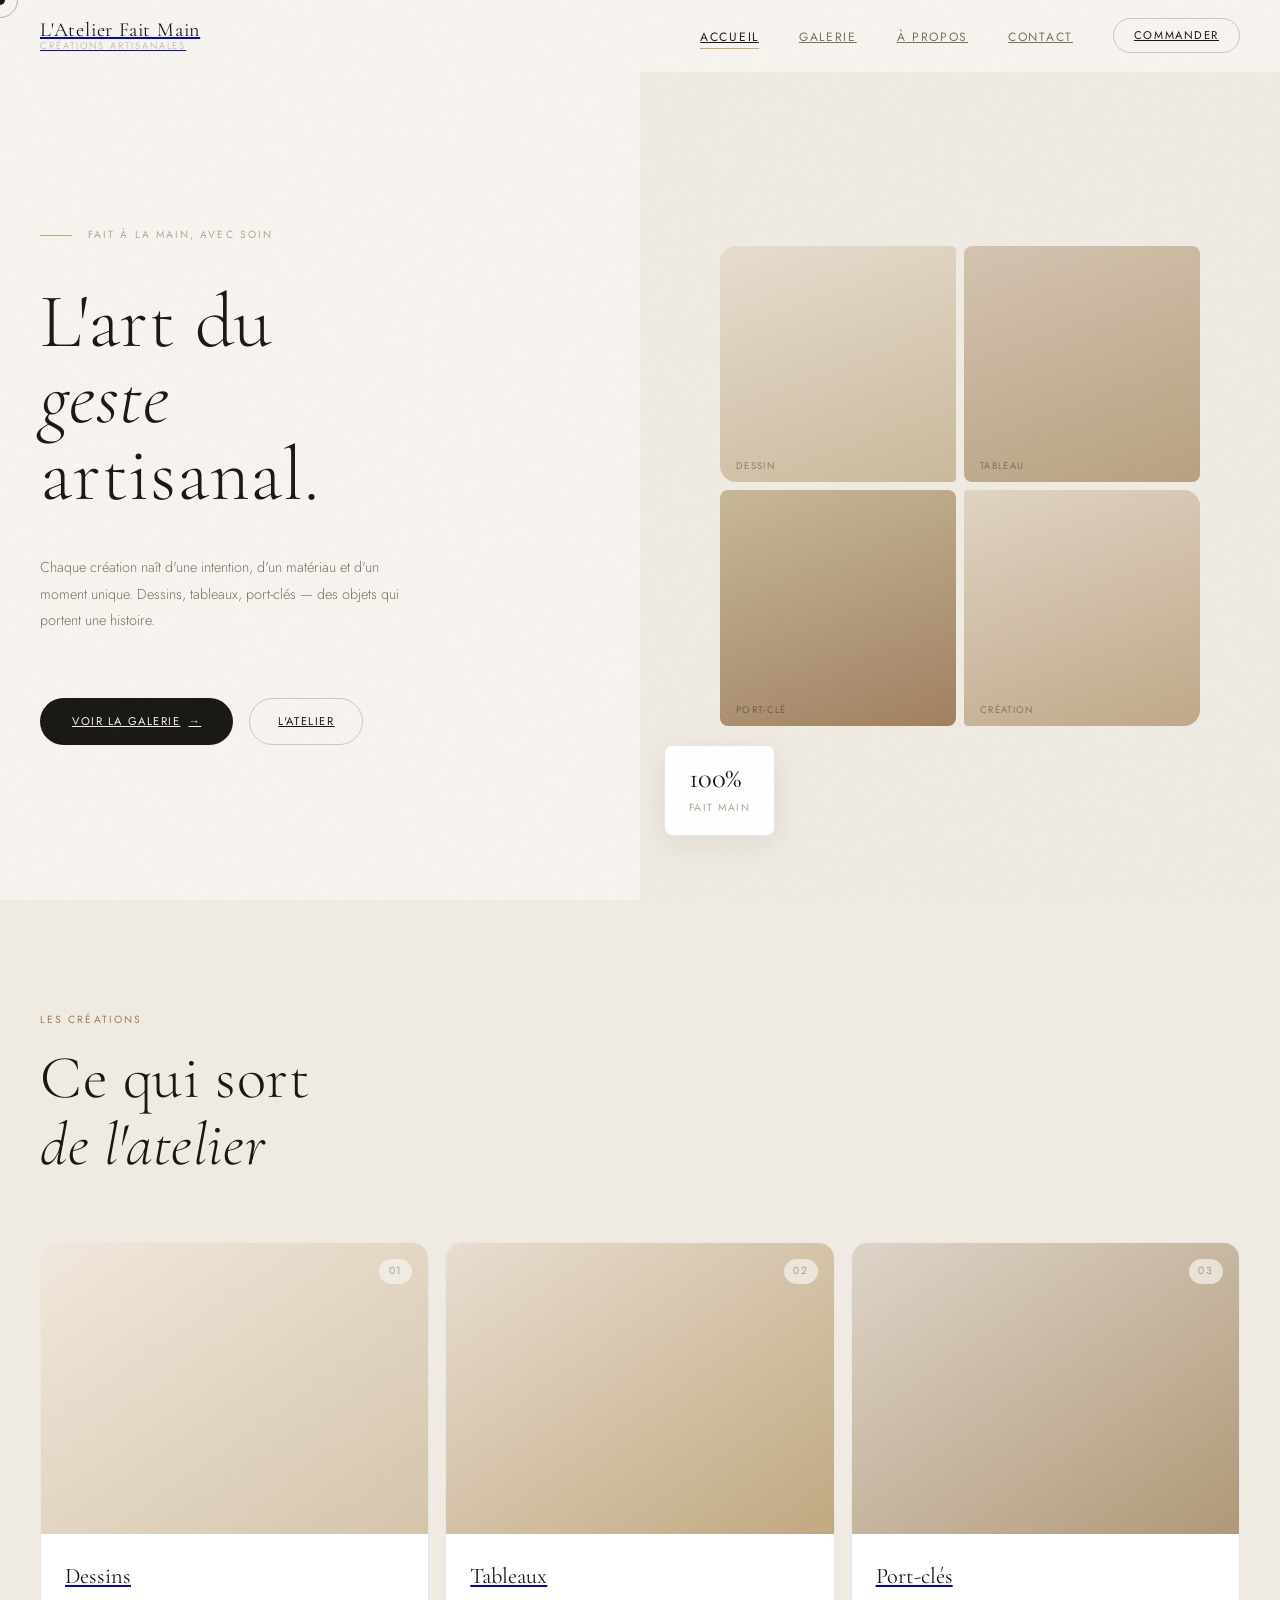
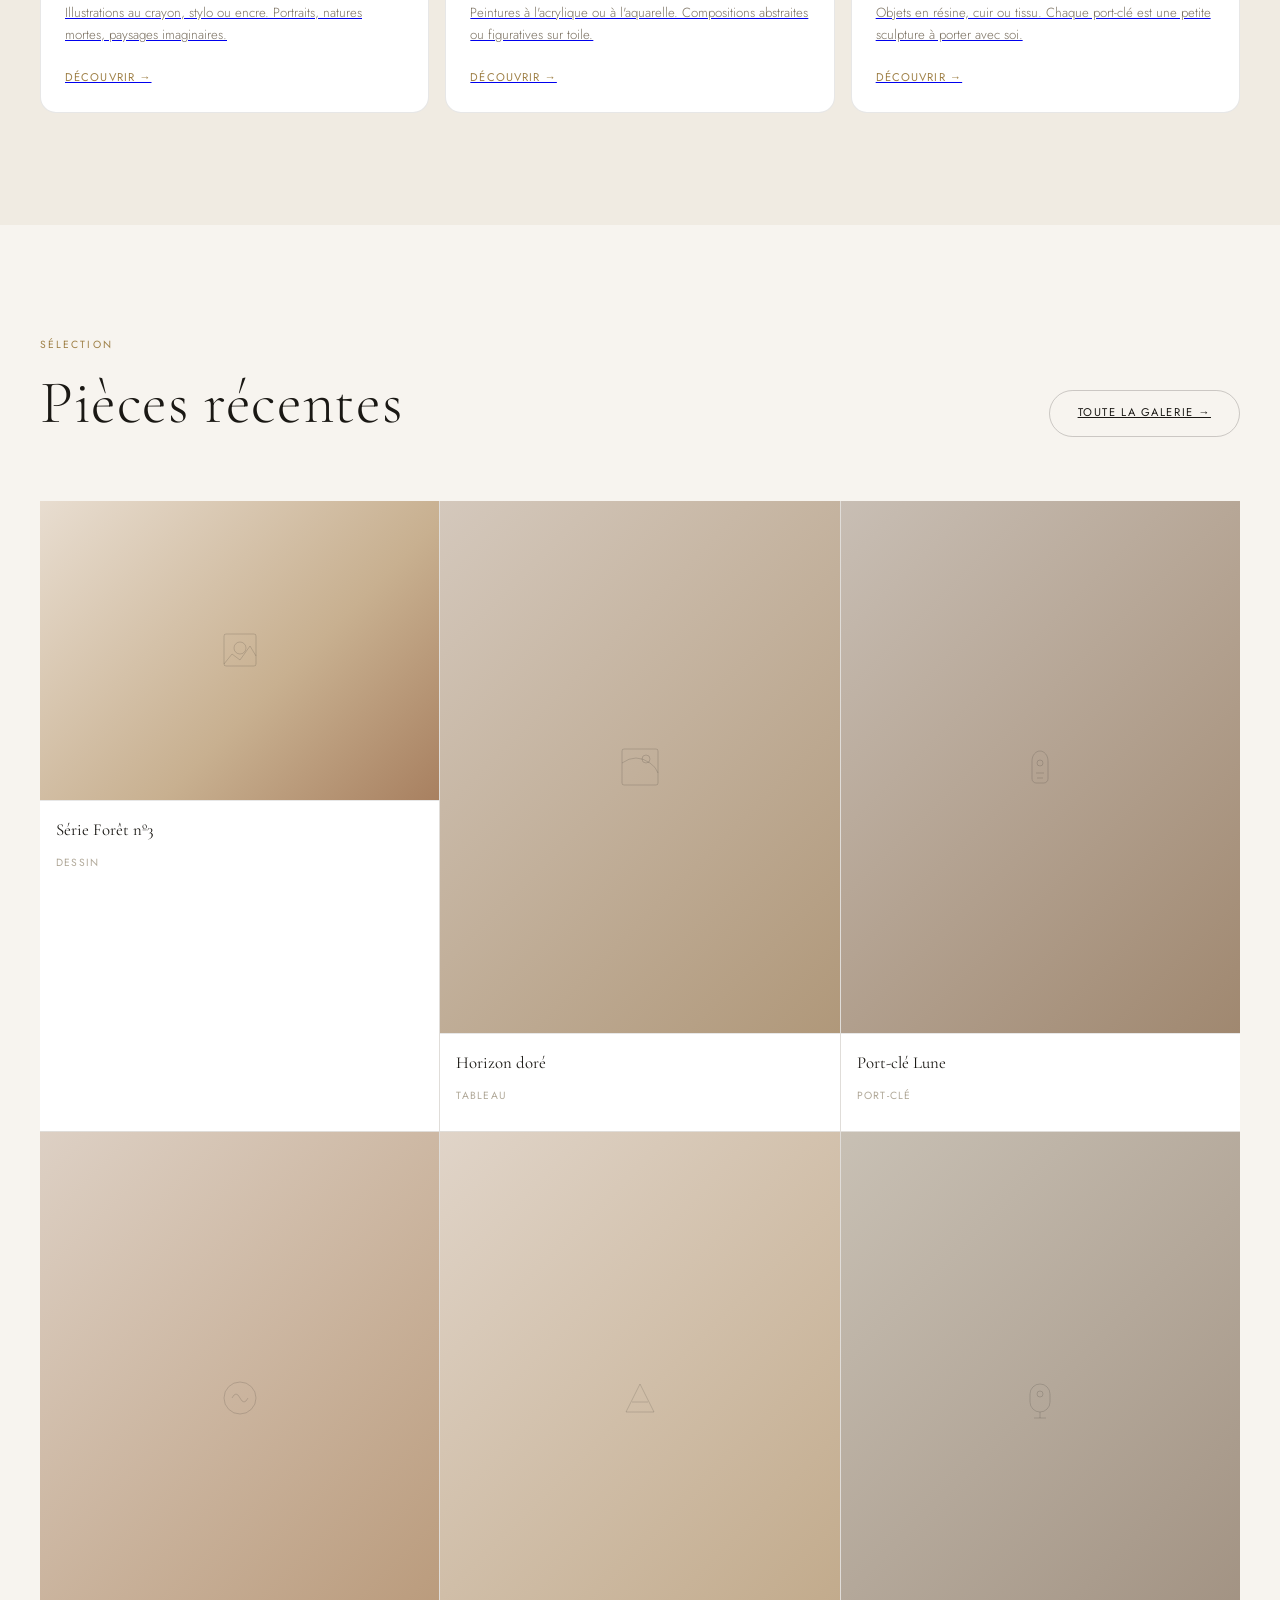
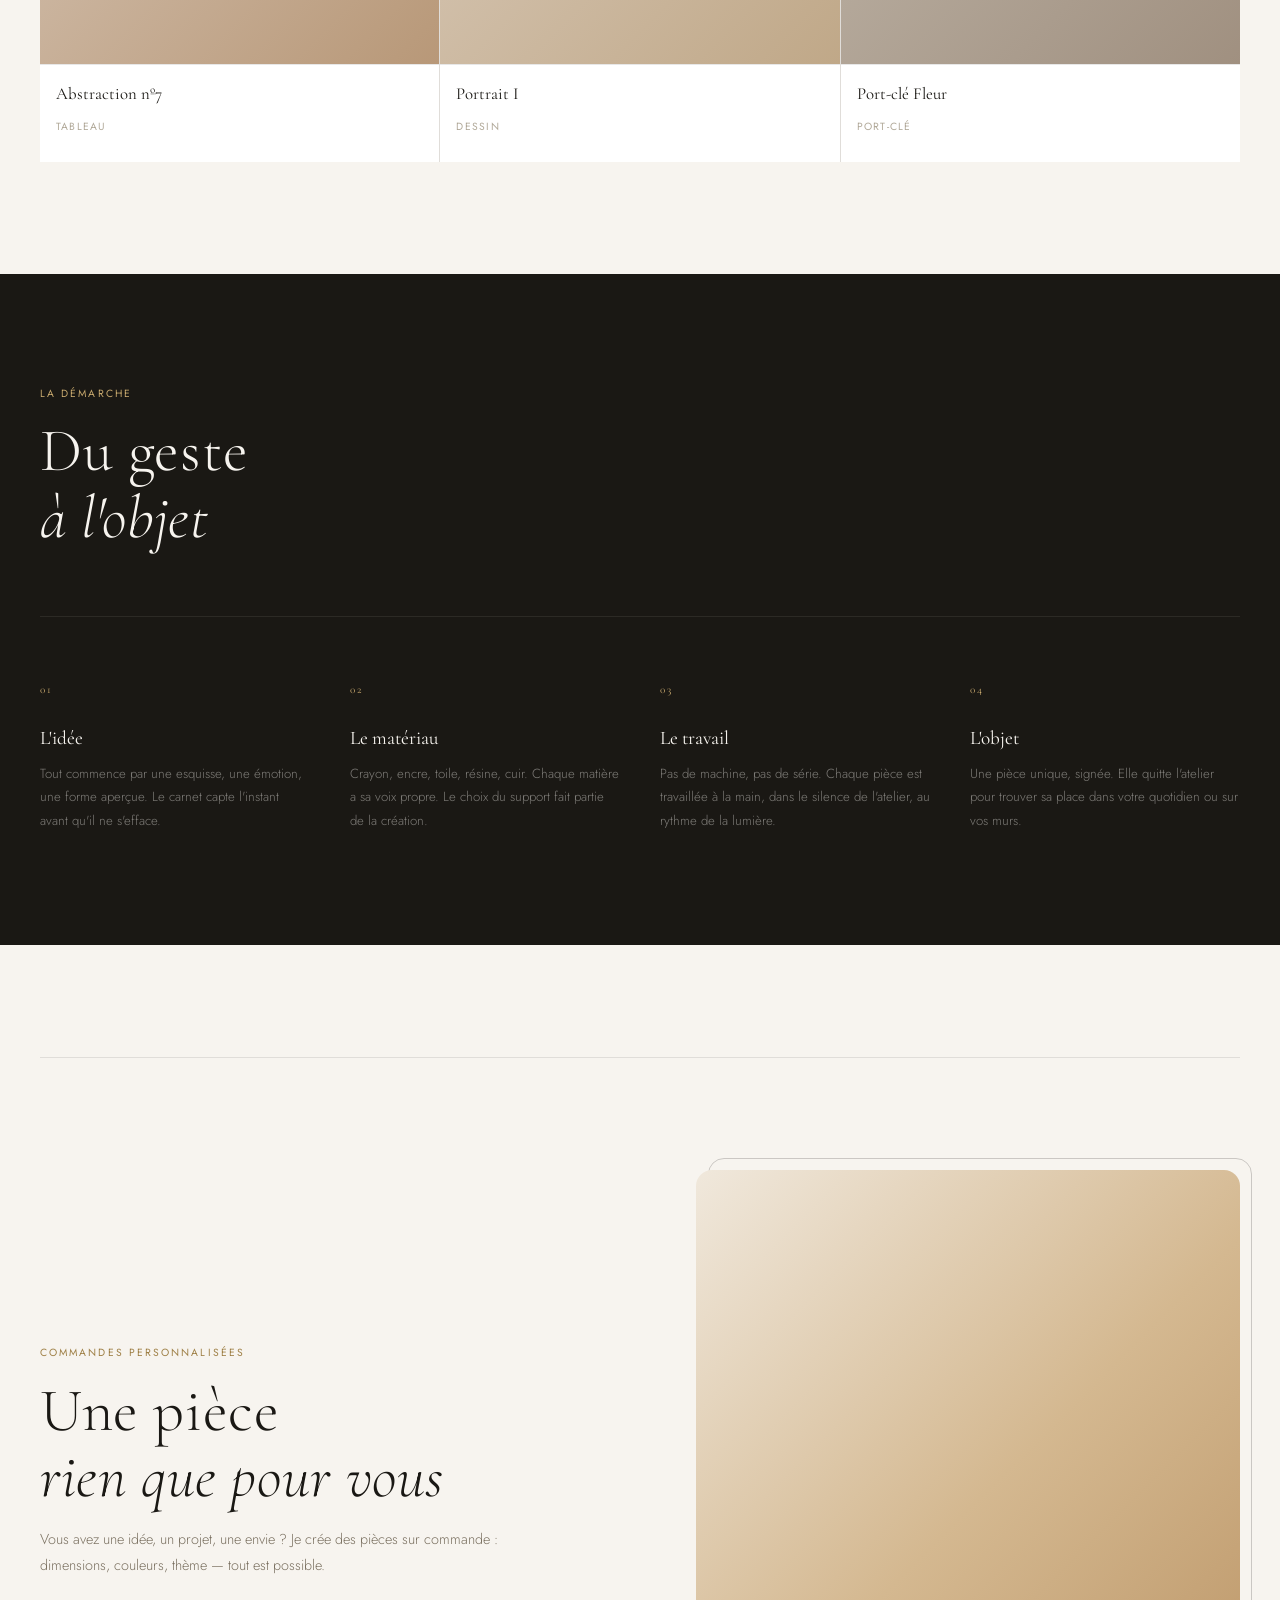
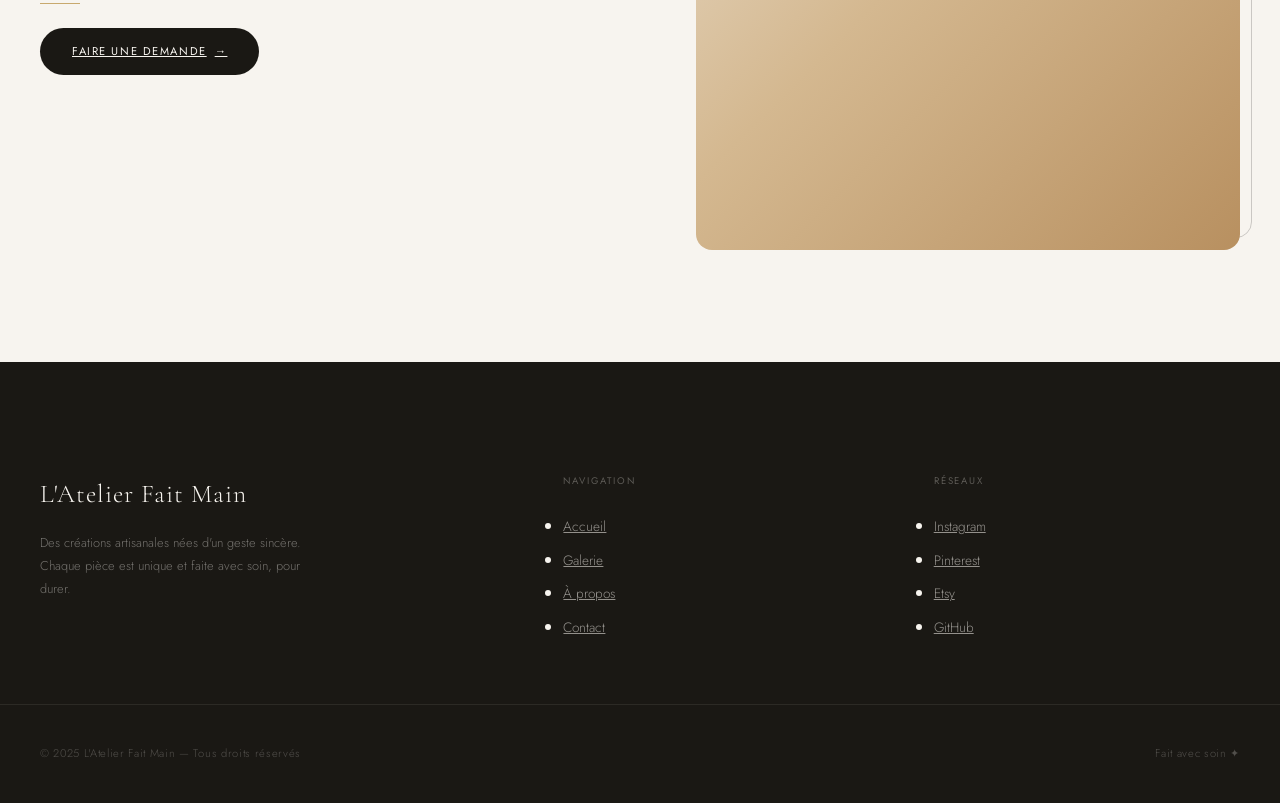
<file: index.html>
<!DOCTYPE html>
<html lang="fr">
<head>
  <meta charset="UTF-8" />
  <meta name="viewport" content="width=device-width, initial-scale=1.0" />
  <title>L'Atelier Fait Main — Créations artisanales</title>
  <meta name="description" content="L'Atelier Fait Main — dessins, tableaux, port-clés et objets artisanaux. Chaque pièce est unique, faite avec soin et intention." />
  <meta name="keywords" content="atelier, fait main, dessins, tableaux, port-clés, artisanat, création, art" />
  <meta name="author" content="L'Atelier Fait Main" />
  <meta name="robots" content="index, follow" />
  <meta property="og:title" content="L'Atelier Fait Main — Créations artisanales" />
  <meta property="og:description" content="Dessins, tableaux, port-clés et objets artisanaux. Chaque pièce est unique." />
  <meta property="og:type" content="website" />
  <meta property="og:url" content="https://xynam.github.io/Portfolio/" />
  <link rel="canonical" href="https://xynam.github.io/Portfolio/" />
  <link rel="icon" type="image/svg+xml" href="assets/images/favicon.svg" />
  <link rel="preconnect" href="https://fonts.googleapis.com" />
  <link rel="preconnect" href="https://fonts.gstatic.com" crossorigin />
  <link href="https://fonts.googleapis.com/css2?family=Cormorant+Garamond:ital,wght@0,300;0,400;0,500;1,300;1,400&family=Jost:wght@300;400;500&display=swap" rel="stylesheet" />
  <link rel="stylesheet" href="assets/css/main.css" />
  <link rel="stylesheet" href="assets/css/home.css" />
</head>
<body>

  <!-- Curseur personnalisé -->
  <div class="cursor" id="cursor"></div>
  <div class="cursor cursor--ring" id="cursorRing"></div>

  <!-- Navigation -->
  <nav class="nav" id="nav">
    <div class="nav__inner">
      <a href="index.html" class="nav__logo">
        <span class="nav__logo-main">L'Atelier Fait Main</span>
        <span class="nav__logo-sub">Créations artisanales</span>
      </a>
      <ul class="nav__links">
        <li><a href="index.html" class="nav__link nav__link--active">Accueil</a></li>
        <li><a href="pages/galerie.html" class="nav__link">Galerie</a></li>
        <li><a href="pages/a-propos.html" class="nav__link">À propos</a></li>
        <li><a href="pages/contact.html" class="nav__link">Contact</a></li>
      </ul>
      <a href="pages/contact.html" class="nav__contact">Commander</a>
      <button class="nav__hamburger" id="hamburger" aria-label="Menu">
        <span></span><span></span><span></span>
      </button>
    </div>
    <div class="nav__mobile" id="mobileMenu">
      <a href="index.html">Accueil</a>
      <a href="pages/galerie.html">Galerie</a>
      <a href="pages/a-propos.html">À propos</a>
      <a href="pages/contact.html">Contact</a>
    </div>
  </nav>

  <!-- Hero -->
  <section class="hero">
    <div class="hero__left">
      <div class="hero__content">
        <div class="hero__eyebrow reveal">
          <span class="hero__line"></span>
          <span>Fait à la main, avec soin</span>
        </div>
        <h1 class="hero__title reveal reveal--delay-1">
          L'art du<br/>
          <em>geste</em><br/>
          artisanal.
        </h1>
        <p class="hero__desc reveal reveal--delay-2">
          Chaque création naît d'une intention, d'un matériau et d'un moment unique. Dessins, tableaux, port-clés — des objets qui portent une histoire.
        </p>
        <div class="hero__actions reveal reveal--delay-3">
          <a href="pages/galerie.html" class="btn btn--dark">Voir la galerie <span class="btn__arrow">→</span></a>
          <a href="pages/a-propos.html" class="btn btn--outline">L'atelier</a>
        </div>
      </div>
    </div>
    <div class="hero__right reveal">
      <div class="hero__mosaic">
        <div class="hero__mosaic-item hero__mosaic-item--1">
          <div class="hero__img-placeholder" style="background: linear-gradient(160deg, #e8ddd0 0%, #c9b99a 100%);">
            <span>Dessin</span>
          </div>
        </div>
        <div class="hero__mosaic-item hero__mosaic-item--2">
          <div class="hero__img-placeholder" style="background: linear-gradient(160deg, #d4c4b0 0%, #b8a080 100%);">
            <span>Tableau</span>
          </div>
        </div>
        <div class="hero__mosaic-item hero__mosaic-item--3">
          <div class="hero__img-placeholder" style="background: linear-gradient(160deg, #c8b89a 0%, #a08060 100%);">
            <span>Port-clé</span>
          </div>
        </div>
        <div class="hero__mosaic-item hero__mosaic-item--4">
          <div class="hero__img-placeholder" style="background: linear-gradient(160deg, #e0d4c4 0%, #c0a888 100%);">
            <span>Création</span>
          </div>
        </div>
      </div>
      <div class="hero__stat-float">
        <strong>100%</strong>
        <span>Fait main</span>
      </div>
    </div>
  </section>

  <!-- Catégories -->
  <section class="categories section section--warm">
    <div class="container">
      <div class="categories__header">
        <span class="section__eyebrow reveal">Les créations</span>
        <h2 class="section__title reveal reveal--delay-1">Ce qui sort<br/><em>de l'atelier</em></h2>
      </div>
      <div class="categories__grid">

        <a href="pages/galerie.html?cat=dessins" class="category-card reveal">
          <div class="category-card__img">
            <div class="category-card__placeholder" style="background: linear-gradient(145deg, #f0e8dc, #d4c4aa);"></div>
            <div class="category-card__num">01</div>
          </div>
          <div class="category-card__body">
            <h3>Dessins</h3>
            <p>Illustrations au crayon, stylo ou encre. Portraits, natures mortes, paysages imaginaires.</p>
            <span class="category-card__link">Découvrir →</span>
          </div>
        </a>

        <a href="pages/galerie.html?cat=tableaux" class="category-card reveal reveal--delay-1">
          <div class="category-card__img">
            <div class="category-card__placeholder" style="background: linear-gradient(145deg, #e8ddd0, #c0a880);"></div>
            <div class="category-card__num">02</div>
          </div>
          <div class="category-card__body">
            <h3>Tableaux</h3>
            <p>Peintures à l'acrylique ou à l'aquarelle. Compositions abstraites ou figuratives sur toile.</p>
            <span class="category-card__link">Découvrir →</span>
          </div>
        </a>

        <a href="pages/galerie.html?cat=portcles" class="category-card reveal reveal--delay-2">
          <div class="category-card__img">
            <div class="category-card__placeholder" style="background: linear-gradient(145deg, #ddd4c8, #b09878);"></div>
            <div class="category-card__num">03</div>
          </div>
          <div class="category-card__body">
            <h3>Port-clés</h3>
            <p>Objets en résine, cuir ou tissu. Chaque port-clé est une petite sculpture à porter avec soi.</p>
            <span class="category-card__link">Découvrir →</span>
          </div>
        </a>

      </div>
    </div>
  </section>

  <!-- Sélection -->
  <section class="selection section">
    <div class="container">
      <div class="selection__header">
        <div>
          <span class="section__eyebrow reveal">Sélection</span>
          <h2 class="section__title reveal reveal--delay-1">Pièces récentes</h2>
        </div>
        <a href="pages/galerie.html" class="btn btn--outline reveal">Toute la galerie →</a>
      </div>

      <div class="gallery-grid reveal reveal--delay-1">

        <div class="gallery-item gallery-item--wide">
          <div class="gallery-item__img">
            <div class="gallery-item__placeholder" style="background: linear-gradient(135deg, #e8ddd0 0%, #c8b090 60%, #a88060 100%);">
              <svg width="48" height="48" viewBox="0 0 48 48" fill="none" stroke="rgba(26,24,20,0.15)" stroke-width="1"><rect x="8" y="8" width="32" height="32" rx="2"/><circle cx="24" cy="22" r="6"/><path d="M8 38 L16 28 L24 34 L34 20 L40 30"/></svg>
            </div>
            <div class="gallery-item__overlay">
              <div class="gallery-item__info">
                <h3>Série Forêt</h3>
                <span>Dessin — Crayon graphite</span>
              </div>
            </div>
          </div>
          <div class="gallery-item__body">
            <h3>Série Forêt nº3</h3>
            <span>Dessin</span>
          </div>
        </div>

        <div class="gallery-item">
          <div class="gallery-item__img">
            <div class="gallery-item__placeholder" style="background: linear-gradient(135deg, #d4c8bc 0%, #b0987a 100%);">
              <svg width="48" height="48" viewBox="0 0 48 48" fill="none" stroke="rgba(26,24,20,0.15)" stroke-width="1"><rect x="6" y="6" width="36" height="36" rx="2"/><path d="M6 20 Q20 10 34 20 Q40 24 42 30"/><circle cx="30" cy="16" r="4"/></svg>
            </div>
            <div class="gallery-item__overlay">
              <div class="gallery-item__info">
                <h3>Horizon doré</h3>
                <span>Tableau — Acrylique</span>
              </div>
            </div>
          </div>
          <div class="gallery-item__body">
            <h3>Horizon doré</h3>
            <span>Tableau</span>
          </div>
        </div>

        <div class="gallery-item">
          <div class="gallery-item__img">
            <div class="gallery-item__placeholder" style="background: linear-gradient(135deg, #c8beb4 0%, #a08870 100%);">
              <svg width="48" height="48" viewBox="0 0 48 48" fill="none" stroke="rgba(26,24,20,0.15)" stroke-width="1"><path d="M24 8 C28 8 32 12 32 18 L32 36 C32 38 30 40 28 40 L20 40 C18 40 16 38 16 36 L16 18 C16 12 20 8 24 8Z"/><circle cx="24" cy="20" r="3"/><line x1="20" y1="30" x2="28" y2="30"/><line x1="21" y1="35" x2="27" y2="35"/></svg>
            </div>
            <div class="gallery-item__overlay">
              <div class="gallery-item__info">
                <h3>Port-clé Lune</h3>
                <span>Port-clé — Résine</span>
              </div>
            </div>
          </div>
          <div class="gallery-item__body">
            <h3>Port-clé Lune</h3>
            <span>Port-clé</span>
          </div>
        </div>

        <div class="gallery-item">
          <div class="gallery-item__img">
            <div class="gallery-item__placeholder" style="background: linear-gradient(135deg, #ddd0c4 0%, #b89878 100%);">
              <svg width="48" height="48" viewBox="0 0 48 48" fill="none" stroke="rgba(26,24,20,0.15)" stroke-width="1"><circle cx="24" cy="24" r="16"/><path d="M16 24 Q20 16 24 24 Q28 32 32 24"/></svg>
            </div>
            <div class="gallery-item__overlay">
              <div class="gallery-item__info">
                <h3>Abstraction nº7</h3>
                <span>Tableau — Aquarelle</span>
              </div>
            </div>
          </div>
          <div class="gallery-item__body">
            <h3>Abstraction nº7</h3>
            <span>Tableau</span>
          </div>
        </div>

        <div class="gallery-item">
          <div class="gallery-item__img">
            <div class="gallery-item__placeholder" style="background: linear-gradient(135deg, #e0d4c8 0%, #c0a888 100%);">
              <svg width="48" height="48" viewBox="0 0 48 48" fill="none" stroke="rgba(26,24,20,0.15)" stroke-width="1"><path d="M10 38 L24 10 L38 38 Z"/><line x1="16" y1="28" x2="32" y2="28"/></svg>
            </div>
            <div class="gallery-item__overlay">
              <div class="gallery-item__info">
                <h3>Portrait I</h3>
                <span>Dessin — Encre</span>
              </div>
            </div>
          </div>
          <div class="gallery-item__body">
            <h3>Portrait I</h3>
            <span>Dessin</span>
          </div>
        </div>

        <div class="gallery-item">
          <div class="gallery-item__img">
            <div class="gallery-item__placeholder" style="background: linear-gradient(135deg, #c8c0b4 0%, #a09080 100%);">
              <svg width="48" height="48" viewBox="0 0 48 48" fill="none" stroke="rgba(26,24,20,0.15)" stroke-width="1"><rect x="14" y="10" width="20" height="28" rx="10"/><line x1="24" y1="38" x2="24" y2="44"/><line x1="18" y1="44" x2="30" y2="44"/><circle cx="24" cy="20" r="3"/></svg>
            </div>
            <div class="gallery-item__overlay">
              <div class="gallery-item__info">
                <h3>Port-clé Fleur</h3>
                <span>Port-clé — Cuir</span>
              </div>
            </div>
          </div>
          <div class="gallery-item__body">
            <h3>Port-clé Fleur</h3>
            <span>Port-clé</span>
          </div>
        </div>

      </div>
    </div>
  </section>

  <!-- Processus -->
  <section class="process section section--dark">
    <div class="container">
      <div class="process__header">
        <span class="section__eyebrow reveal" style="color: var(--accent);">La démarche</span>
        <h2 class="section__title section__title--light reveal reveal--delay-1">Du geste<br/><em>à l'objet</em></h2>
      </div>
      <div class="process__steps">
        <div class="process__step reveal">
          <div class="process__step-num">01</div>
          <h3>L'idée</h3>
          <p>Tout commence par une esquisse, une émotion, une forme aperçue. Le carnet capte l'instant avant qu'il ne s'efface.</p>
        </div>
        <div class="process__step reveal reveal--delay-1">
          <div class="process__step-num">02</div>
          <h3>Le matériau</h3>
          <p>Crayon, encre, toile, résine, cuir. Chaque matière a sa voix propre. Le choix du support fait partie de la création.</p>
        </div>
        <div class="process__step reveal reveal--delay-2">
          <div class="process__step-num">03</div>
          <h3>Le travail</h3>
          <p>Pas de machine, pas de série. Chaque pièce est travaillée à la main, dans le silence de l'atelier, au rythme de la lumière.</p>
        </div>
        <div class="process__step reveal reveal--delay-3">
          <div class="process__step-num">04</div>
          <h3>L'objet</h3>
          <p>Une pièce unique, signée. Elle quitte l'atelier pour trouver sa place dans votre quotidien ou sur vos murs.</p>
        </div>
      </div>
    </div>
  </section>

  <!-- CTA -->
  <section class="cta-section section">
    <div class="container">
      <div class="cta-section__inner reveal">
        <div class="cta-section__text">
          <span class="section__eyebrow">Commandes personnalisées</span>
          <h2 class="section__title">Une pièce<br/><em>rien que pour vous</em></h2>
          <p class="section__desc">Vous avez une idée, un projet, une envie ? Je crée des pièces sur commande : dimensions, couleurs, thème — tout est possible.</p>
          <div class="divider"></div>
          <a href="pages/contact.html" class="btn btn--dark">Faire une demande <span class="btn__arrow">→</span></a>
        </div>
        <div class="cta-section__visual">
          <div class="cta-section__frame">
            <div class="cta-section__placeholder" style="background: linear-gradient(135deg, #f0e8dc 0%, #d4b890 50%, #b89060 100%);"></div>
          </div>
        </div>
      </div>
    </div>
  </section>

  <!-- Pied de page -->
  <footer class="footer">
    <div class="container footer__inner">
      <div class="footer__brand">
        <div class="footer__brand-name">L'Atelier Fait Main</div>
        <p>Des créations artisanales nées d'un geste sincère. Chaque pièce est unique et faite avec soin, pour durer.</p>
      </div>
      <div class="footer__col">
        <h4>Navigation</h4>
        <ul>
          <li><a href="index.html">Accueil</a></li>
          <li><a href="pages/galerie.html">Galerie</a></li>
          <li><a href="pages/a-propos.html">À propos</a></li>
          <li><a href="pages/contact.html">Contact</a></li>
        </ul>
      </div>
      <div class="footer__col">
        <h4>Réseaux</h4>
        <ul>
          <li><a href="#">Instagram</a></li>
          <li><a href="#">Pinterest</a></li>
          <li><a href="#">Etsy</a></li>
          <li><a href="#">GitHub</a></li>
        </ul>
      </div>
    </div>
    <div class="container footer__bottom">
      <p>© 2025 L'Atelier Fait Main — Tous droits réservés</p>
      <p>Fait avec soin ✦</p>
    </div>
  </footer>

  <script src="assets/js/main.js"></script>
</body>
</html>
</file>
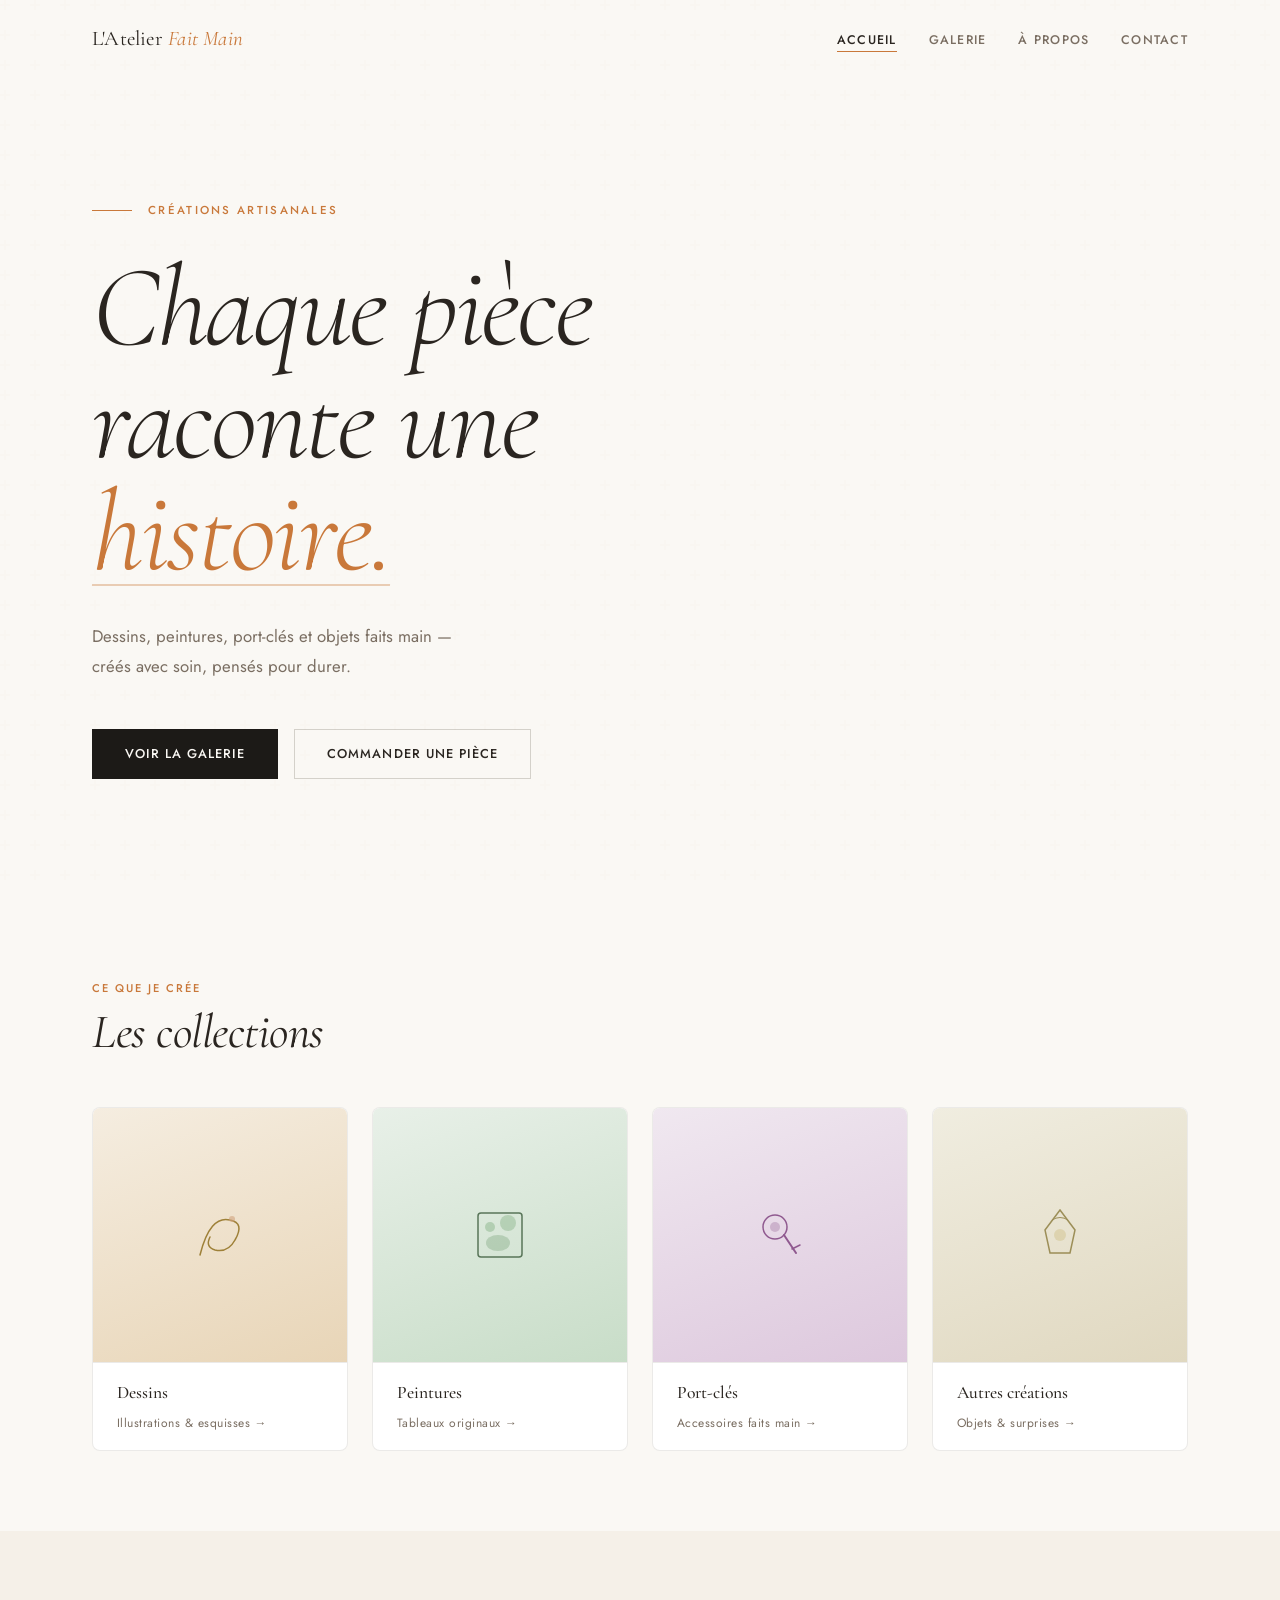
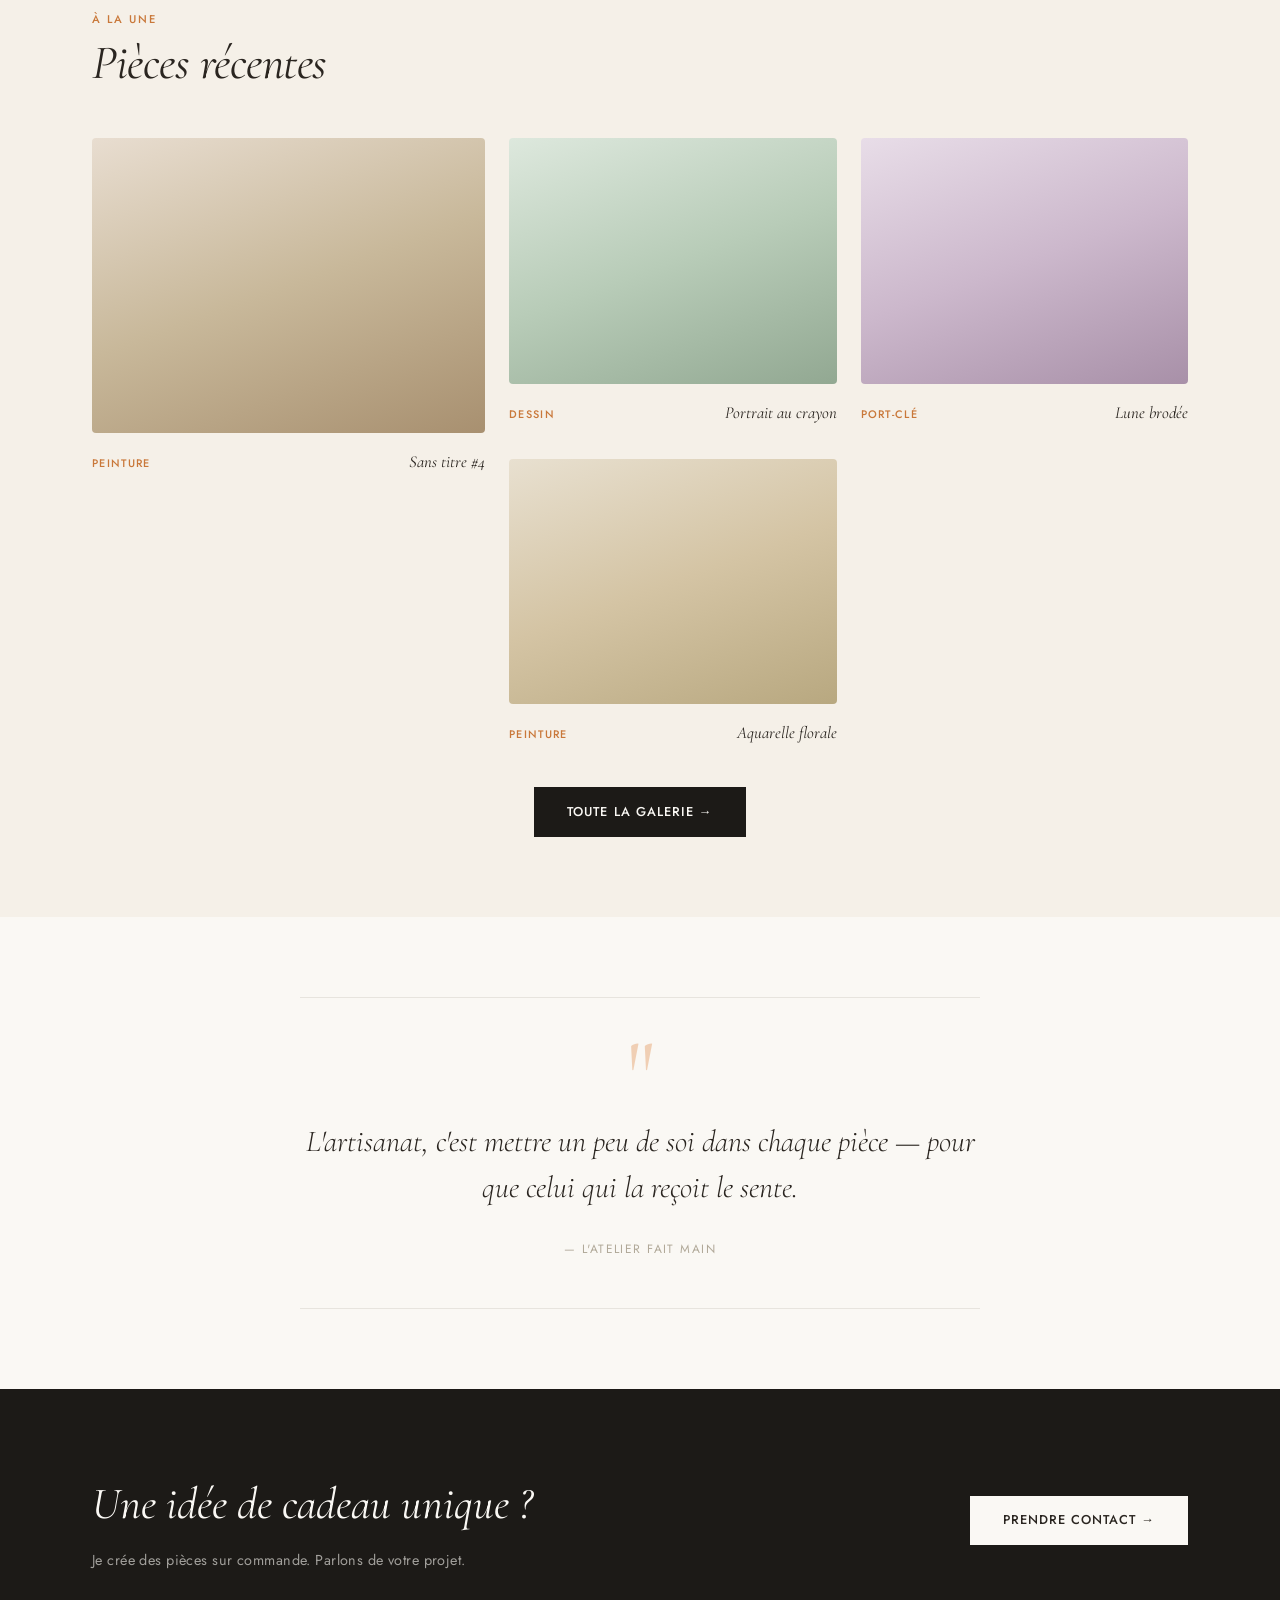
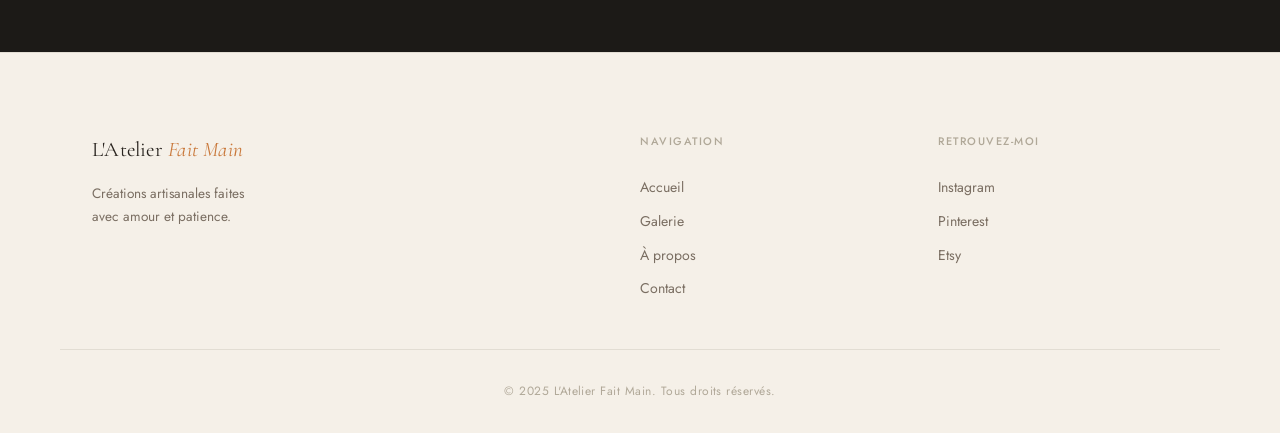
<file: atelier/index.html>
<!DOCTYPE html>
<html lang="fr">
<head>
  <meta charset="UTF-8" />
  <meta name="viewport" content="width=device-width, initial-scale=1.0" />
  <title>L'Atelier Fait Main — Créations artisanales</title>
  <meta name="description" content="L'Atelier Fait Main — dessins, peintures, port-clés et créations artisanales uniques faites avec passion." />
  <meta name="keywords" content="atelier, fait main, dessins, peintures, port-clés, artisanat, créations" />
  <meta name="author" content="L'Atelier Fait Main" />
  <meta property="og:title" content="L'Atelier Fait Main" />
  <meta property="og:description" content="Créations artisanales uniques — dessins, peintures, port-clés et plus." />
  <meta property="og:type" content="website" />
  <meta property="og:url" content="https://xynam.github.io" />
  <link rel="canonical" href="https://xynam.github.io" />
  <link rel="icon" type="image/svg+xml" href="assets/images/favicon.svg" />
  <link rel="preconnect" href="https://fonts.googleapis.com" />
  <link rel="preconnect" href="https://fonts.gstatic.com" crossorigin />
  <link href="https://fonts.googleapis.com/css2?family=Cormorant+Garamond:ital,wght@0,300;0,400;0,500;0,600;1,300;1,400&family=Jost:wght@300;400;500&display=swap" rel="stylesheet" />
  <link rel="stylesheet" href="assets/css/main.css" />
  <link rel="stylesheet" href="assets/css/home.css" />
</head>
<body>

  <!-- Navigation -->
  <nav class="nav" id="nav">
    <div class="nav__inner">
      <a href="index.html" class="nav__logo">
        <span class="nav__logo-text">L'Atelier <em>Fait Main</em></span>
      </a>
      <ul class="nav__links">
        <li><a href="index.html" class="nav__link nav__link--active">Accueil</a></li>
        <li><a href="pages/galerie.html" class="nav__link">Galerie</a></li>
        <li><a href="pages/about.html" class="nav__link">À propos</a></li>
        <li><a href="pages/contact.html" class="nav__link">Contact</a></li>
      </ul>
      <button class="nav__hamburger" id="hamburger" aria-label="Menu">
        <span></span><span></span><span></span>
      </button>
    </div>
    <div class="nav__mobile" id="mobileMenu">
      <ul>
        <li><a href="index.html">Accueil</a></li>
        <li><a href="pages/galerie.html">Galerie</a></li>
        <li><a href="pages/about.html">À propos</a></li>
        <li><a href="pages/contact.html">Contact</a></li>
      </ul>
    </div>
  </nav>

  <!-- Hero -->
  <section class="hero">
    <div class="hero__texture"></div>
    <div class="container hero__inner">
      <div class="hero__eyebrow reveal">
        <span class="hero__line"></span>
        Créations artisanales
      </div>
      <h1 class="hero__title reveal reveal--delay-1">
        Chaque pièce<br/>
        raconte une<br/>
        <em>histoire.</em>
      </h1>
      <p class="hero__sub reveal reveal--delay-2">
        Dessins, peintures, port-clés et objets faits main —<br/>
        créés avec soin, pensés pour durer.
      </p>
      <div class="hero__actions reveal reveal--delay-3">
        <a href="pages/galerie.html" class="btn btn--dark">Voir la galerie</a>
        <a href="pages/contact.html" class="btn btn--outline">Commander une pièce</a>
      </div>
    </div>
    <div class="hero__scroll-hint reveal reveal--delay-4">
      <span>Défiler</span>
      <div class="hero__scroll-line"></div>
    </div>
  </section>

  <!-- Categories -->
  <section class="categories section">
    <div class="container">
      <div class="section__header reveal">
        <span class="section__label">Ce que je crée</span>
        <h2 class="section__title">Les collections</h2>
      </div>
      <div class="categories__grid">

        <a href="pages/galerie.html?filter=dessin" class="category-card reveal">
          <div class="category-card__img">
            <div class="category-card__placeholder" style="background: linear-gradient(160deg, #f5ede0 0%, #e8d5b7 100%);">
              <svg class="category-card__icon" viewBox="0 0 80 80" fill="none" xmlns="http://www.w3.org/2000/svg">
                <path d="M20 60 Q30 20 50 25 Q65 28 55 45 Q48 58 35 55 Q25 52 30 42" stroke="#8b6914" stroke-width="1.5" fill="none" stroke-linecap="round"/>
                <circle cx="52" cy="24" r="3" fill="#c9956a" opacity="0.6"/>
              </svg>
            </div>
          </div>
          <div class="category-card__body">
            <h3>Dessins</h3>
            <span>Illustrations & esquisses →</span>
          </div>
        </a>

        <a href="pages/galerie.html?filter=peinture" class="category-card reveal reveal--delay-1">
          <div class="category-card__img">
            <div class="category-card__placeholder" style="background: linear-gradient(160deg, #e8f0e8 0%, #c8ddc8 100%);">
              <svg class="category-card__icon" viewBox="0 0 80 80" fill="none" xmlns="http://www.w3.org/2000/svg">
                <rect x="18" y="18" width="44" height="44" rx="3" stroke="#3a5a3a" stroke-width="1.5" fill="none"/>
                <circle cx="30" cy="32" r="5" fill="#7aab7a" opacity="0.5"/>
                <circle cx="48" cy="28" r="8" fill="#4a8a4a" opacity="0.3"/>
                <ellipse cx="38" cy="48" rx="12" ry="8" fill="#2d6a2d" opacity="0.25"/>
              </svg>
            </div>
          </div>
          <div class="category-card__body">
            <h3>Peintures</h3>
            <span>Tableaux originaux →</span>
          </div>
        </a>

        <a href="pages/galerie.html?filter=portcle" class="category-card reveal reveal--delay-2">
          <div class="category-card__img">
            <div class="category-card__placeholder" style="background: linear-gradient(160deg, #f0e8f0 0%, #ddc8dd 100%);">
              <svg class="category-card__icon" viewBox="0 0 80 80" fill="none" xmlns="http://www.w3.org/2000/svg">
                <circle cx="35" cy="32" r="12" stroke="#7a3a7a" stroke-width="1.5" fill="none"/>
                <circle cx="35" cy="32" r="5" fill="#7a3a7a" opacity="0.3"/>
                <path d="M44 40 L56 58" stroke="#7a3a7a" stroke-width="2" stroke-linecap="round"/>
                <path d="M52 54 L60 50" stroke="#7a3a7a" stroke-width="1.5" stroke-linecap="round"/>
              </svg>
            </div>
          </div>
          <div class="category-card__body">
            <h3>Port-clés</h3>
            <span>Accessoires faits main →</span>
          </div>
        </a>

        <a href="pages/galerie.html?filter=autre" class="category-card reveal reveal--delay-3">
          <div class="category-card__img">
            <div class="category-card__placeholder" style="background: linear-gradient(160deg, #f0ede0 0%, #e0d8c0 100%);">
              <svg class="category-card__icon" viewBox="0 0 80 80" fill="none" xmlns="http://www.w3.org/2000/svg">
                <polygon points="40,15 55,35 50,58 30,58 25,35" stroke="#8a7a3a" stroke-width="1.5" fill="none"/>
                <circle cx="40" cy="40" r="6" fill="#c9b56a" opacity="0.4"/>
                <path d="M32 25 Q40 20 48 25" stroke="#8a7a3a" stroke-width="1" fill="none"/>
              </svg>
            </div>
          </div>
          <div class="category-card__body">
            <h3>Autres créations</h3>
            <span>Objets & surprises →</span>
          </div>
        </a>

      </div>
    </div>
  </section>

  <!-- Featured Works -->
  <section class="featured section section--warm">
    <div class="container">
      <div class="section__header reveal">
        <span class="section__label">À la une</span>
        <h2 class="section__title">Pièces récentes</h2>
      </div>
      <div class="featured__grid">

        <div class="piece piece--tall reveal">
          <div class="piece__img">
            <div class="piece__placeholder piece__placeholder--1"></div>
            <div class="piece__hover">
              <a href="pages/galerie.html" class="piece__hover-btn">Voir →</a>
            </div>
          </div>
          <div class="piece__info">
            <span class="piece__cat">Peinture</span>
            <h3>Sans titre #4</h3>
          </div>
        </div>

        <div class="piece reveal reveal--delay-1">
          <div class="piece__img">
            <div class="piece__placeholder piece__placeholder--2"></div>
            <div class="piece__hover">
              <a href="pages/galerie.html" class="piece__hover-btn">Voir →</a>
            </div>
          </div>
          <div class="piece__info">
            <span class="piece__cat">Dessin</span>
            <h3>Portrait au crayon</h3>
          </div>
        </div>

        <div class="piece reveal reveal--delay-2">
          <div class="piece__img">
            <div class="piece__placeholder piece__placeholder--3"></div>
            <div class="piece__hover">
              <a href="pages/galerie.html" class="piece__hover-btn">Voir →</a>
            </div>
          </div>
          <div class="piece__info">
            <span class="piece__cat">Port-clé</span>
            <h3>Lune brodée</h3>
          </div>
        </div>

        <div class="piece reveal reveal--delay-3">
          <div class="piece__img">
            <div class="piece__placeholder piece__placeholder--4"></div>
            <div class="piece__hover">
              <a href="pages/galerie.html" class="piece__hover-btn">Voir →</a>
            </div>
          </div>
          <div class="piece__info">
            <span class="piece__cat">Peinture</span>
            <h3>Aquarelle florale</h3>
          </div>
        </div>

      </div>
      <div class="featured__footer reveal">
        <a href="pages/galerie.html" class="btn btn--dark">Toute la galerie →</a>
      </div>
    </div>
  </section>

  <!-- Atelier Quote -->
  <section class="quote section">
    <div class="container">
      <blockquote class="quote__block reveal">
        <span class="quote__mark">"</span>
        <p>L'artisanat, c'est mettre un peu de soi dans chaque pièce — pour que celui qui la reçoit le sente.</p>
        <cite>— L'Atelier Fait Main</cite>
      </blockquote>
    </div>
  </section>

  <!-- CTA -->
  <section class="cta-band section section--dark">
    <div class="container cta-band__inner reveal">
      <div>
        <h2>Une idée de cadeau unique ?</h2>
        <p>Je crée des pièces sur commande. Parlons de votre projet.</p>
      </div>
      <a href="pages/contact.html" class="btn btn--cream">Prendre contact →</a>
    </div>
  </section>

  <!-- Footer -->
  <footer class="footer">
    <div class="container footer__inner">
      <div class="footer__brand">
        <a href="index.html" class="nav__logo">
          <span class="nav__logo-text">L'Atelier <em>Fait Main</em></span>
        </a>
        <p>Créations artisanales faites<br/>avec amour et patience.</p>
      </div>
      <div class="footer__nav">
        <h4>Navigation</h4>
        <ul>
          <li><a href="index.html">Accueil</a></li>
          <li><a href="pages/galerie.html">Galerie</a></li>
          <li><a href="pages/about.html">À propos</a></li>
          <li><a href="pages/contact.html">Contact</a></li>
        </ul>
      </div>
      <div class="footer__social">
        <h4>Retrouvez-moi</h4>
        <ul>
          <li><a href="#">Instagram</a></li>
          <li><a href="#">Pinterest</a></li>
          <li><a href="#">Etsy</a></li>
        </ul>
      </div>
    </div>
    <div class="container footer__bottom">
      <p>© 2025 L'Atelier Fait Main. Tous droits réservés.</p>
    </div>
  </footer>

  <script src="assets/js/main.js"></script>
</body>
</html>
</file>
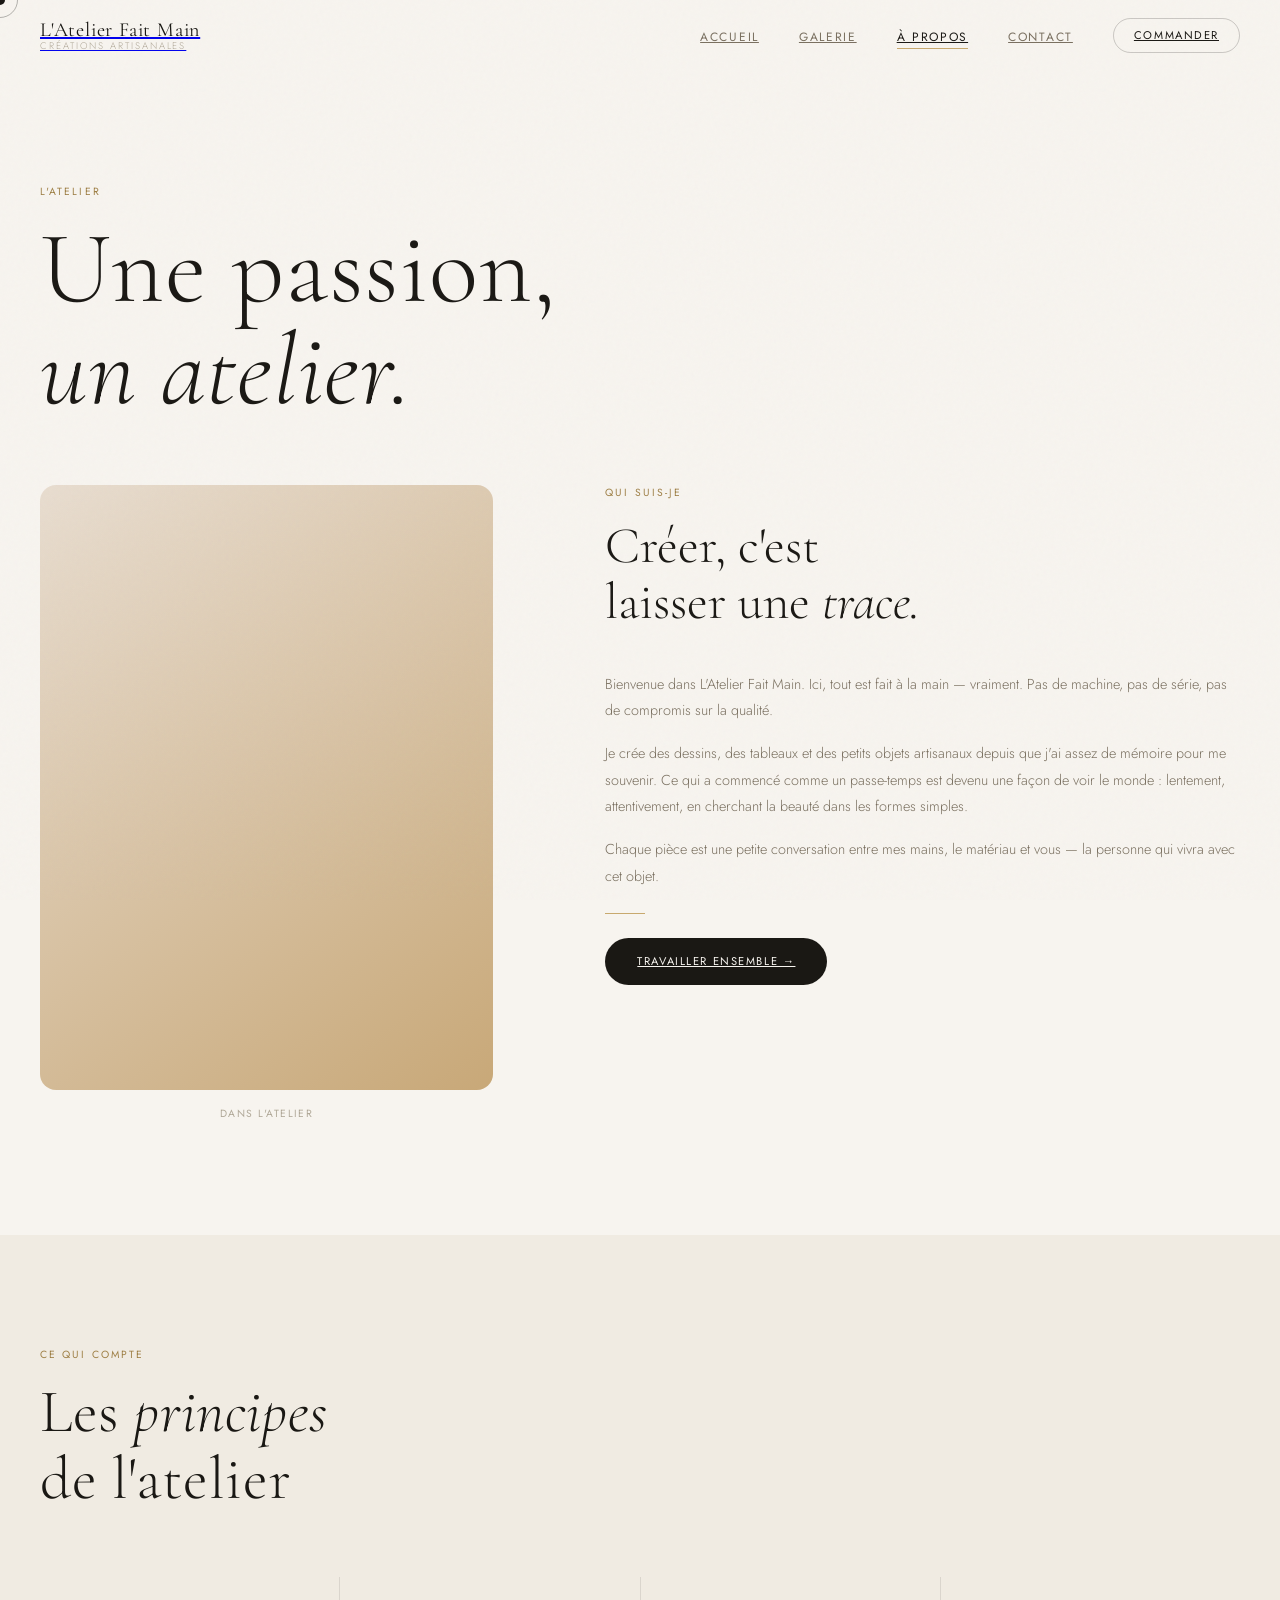
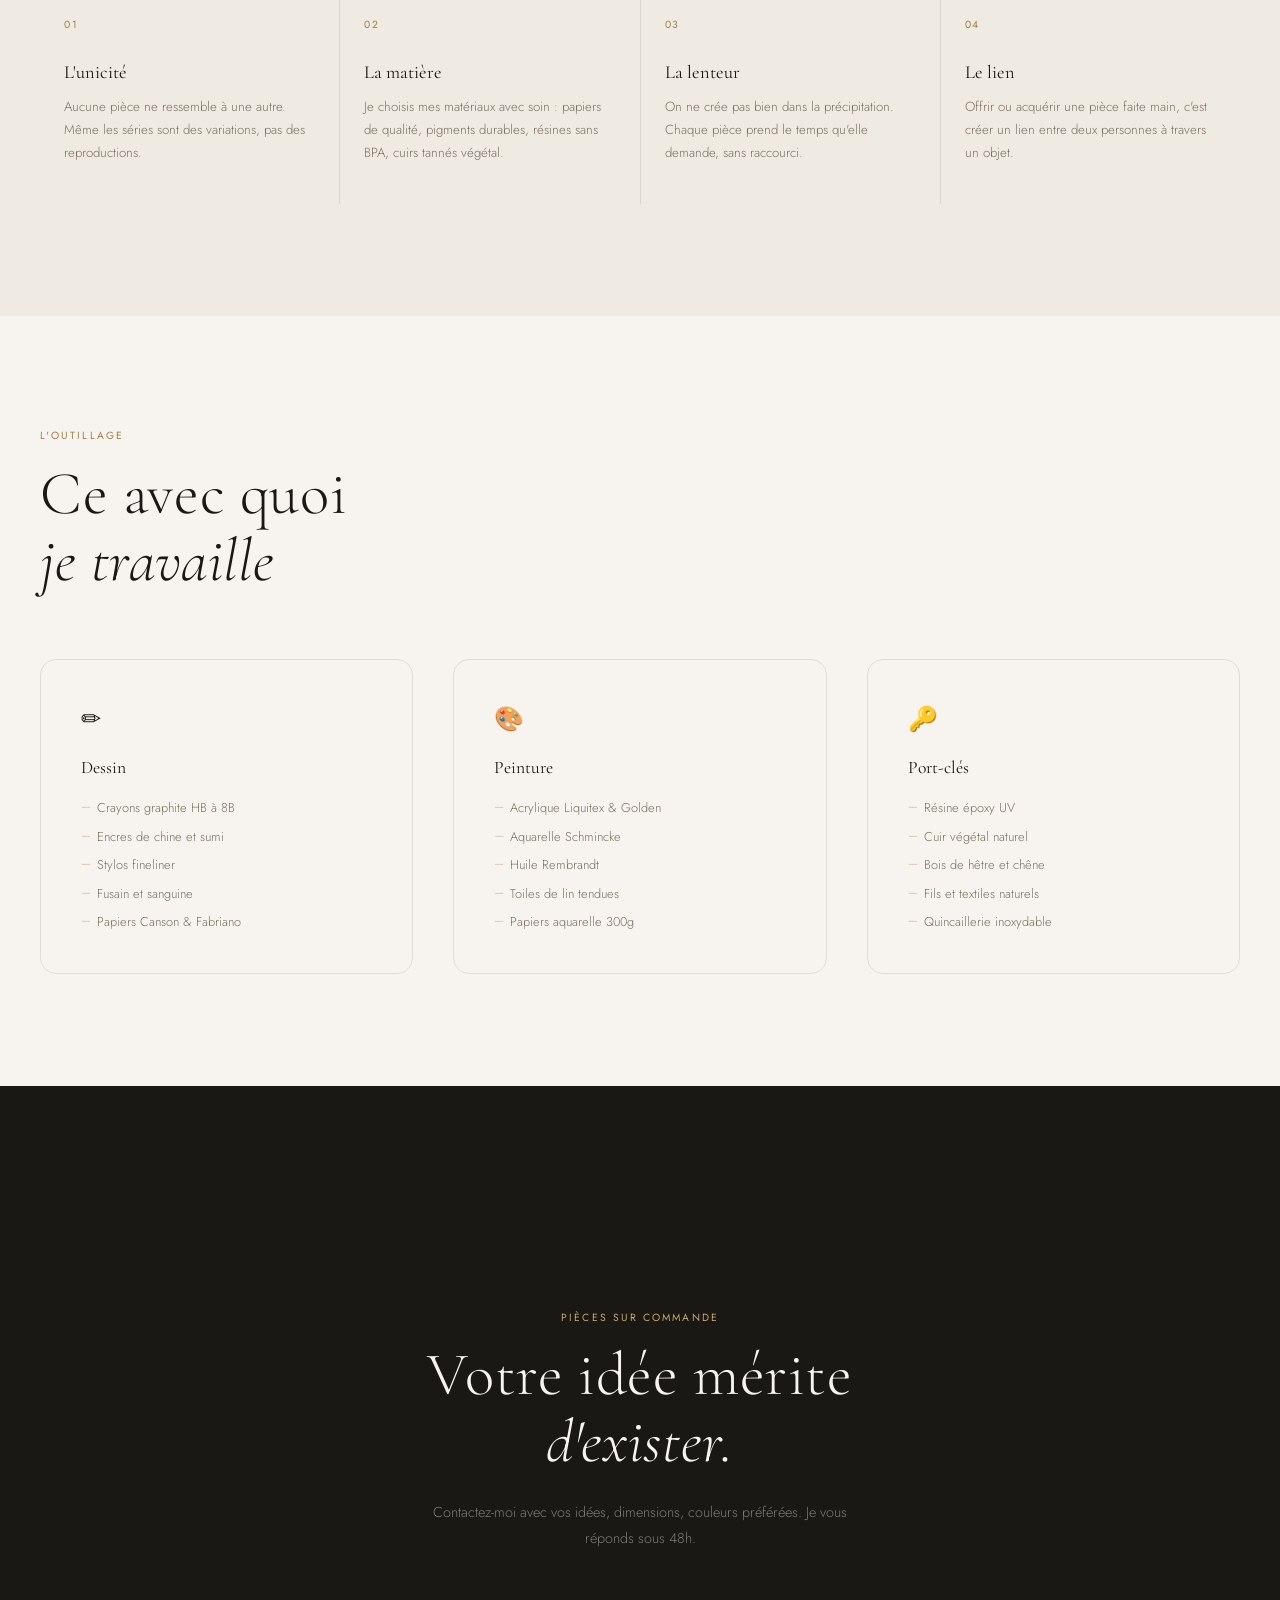
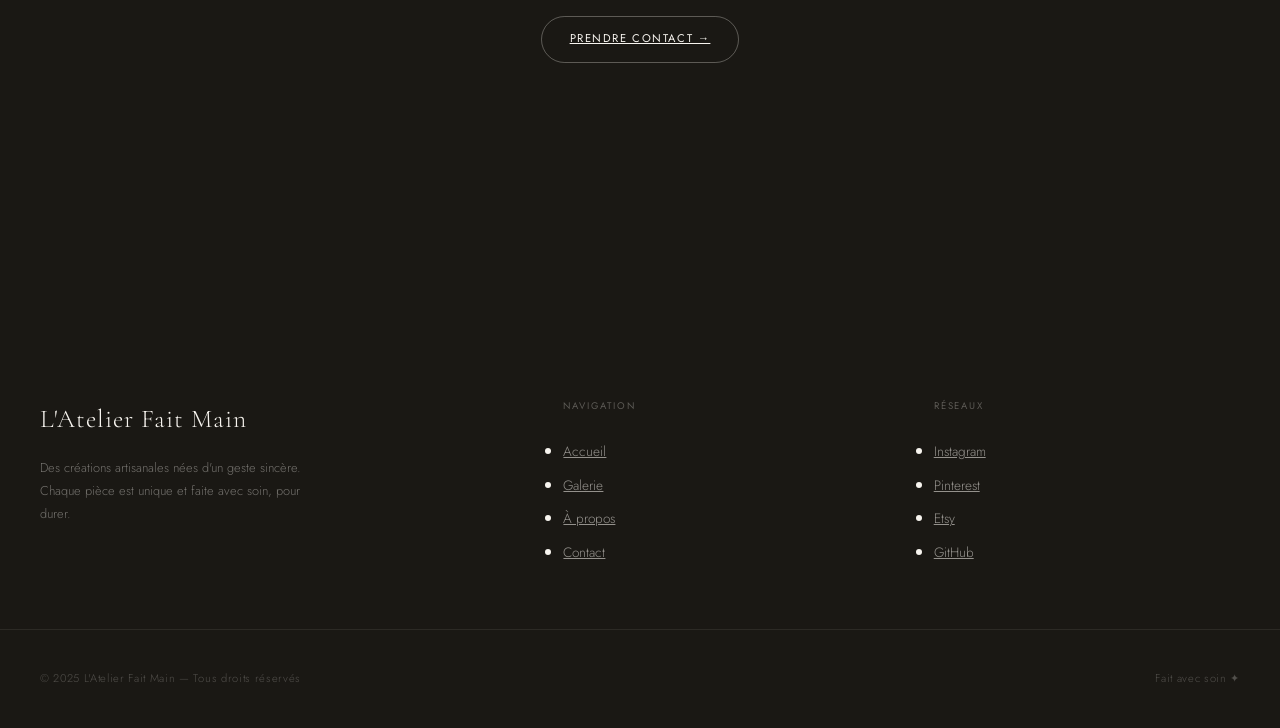
<file: pages/a-propos.html>
<!DOCTYPE html>
<html lang="fr">
<head>
  <meta charset="UTF-8" />
  <meta name="viewport" content="width=device-width, initial-scale=1.0" />
  <title>À propos — L'Atelier Fait Main</title>
  <meta name="description" content="Découvrez l'histoire de L'Atelier Fait Main, l'artisanat, la passion et le processus créatif derrière chaque pièce." />
  <meta name="robots" content="index, follow" />
  <link rel="canonical" href="https://xynam.github.io/Portfolio/pages/a-propos.html" />
  <link rel="icon" type="image/svg+xml" href="../assets/images/favicon.svg" />
  <link rel="preconnect" href="https://fonts.googleapis.com" />
  <link rel="preconnect" href="https://fonts.gstatic.com" crossorigin />
  <link href="https://fonts.googleapis.com/css2?family=Cormorant+Garamond:ital,wght@0,300;0,400;0,500;1,300;1,400&family=Jost:wght@300;400;500&display=swap" rel="stylesheet" />
  <link rel="stylesheet" href="../assets/css/main.css" />
  <link rel="stylesheet" href="../assets/css/a-propos.css" />
</head>
<body>

  <div class="cursor" id="cursor"></div>
  <div class="cursor cursor--ring" id="cursorRing"></div>

  <nav class="nav" id="nav">
    <div class="nav__inner">
      <a href="../index.html" class="nav__logo">
        <span class="nav__logo-main">L'Atelier Fait Main</span>
        <span class="nav__logo-sub">Créations artisanales</span>
      </a>
      <ul class="nav__links">
        <li><a href="../index.html" class="nav__link">Accueil</a></li>
        <li><a href="galerie.html" class="nav__link">Galerie</a></li>
        <li><a href="a-propos.html" class="nav__link nav__link--active">À propos</a></li>
        <li><a href="contact.html" class="nav__link">Contact</a></li>
      </ul>
      <a href="contact.html" class="nav__contact">Commander</a>
      <button class="nav__hamburger" id="hamburger" aria-label="Menu">
        <span></span><span></span><span></span>
      </button>
    </div>
    <div class="nav__mobile" id="mobileMenu">
      <a href="../index.html">Accueil</a>
      <a href="galerie.html">Galerie</a>
      <a href="a-propos.html">À propos</a>
      <a href="contact.html">Contact</a>
    </div>
  </nav>

  <!-- En-tête -->
  <section class="page-hero section">
    <div class="container page-hero__inner">
      <span class="section__eyebrow reveal">L'atelier</span>
      <h1 class="reveal reveal--delay-1">Une passion,<br/><em>un atelier.</em></h1>
    </div>
  </section>

  <!-- Intro -->
  <section class="apropos section" style="padding-top: 0;">
    <div class="container apropos__intro">
      <div class="apropos__portrait reveal">
        <div class="apropos__portrait-frame">
          <div class="apropos__portrait-img" style="background: linear-gradient(145deg, #e8ddd0, #c8a878);"></div>
        </div>
        <div class="apropos__portrait-caption">
          <span>Dans l'atelier</span>
        </div>
      </div>
      <div class="apropos__texte">
        <span class="section__eyebrow reveal">Qui suis-je</span>
        <h2 class="apropos__titre reveal reveal--delay-1">Créer, c'est<br/>laisser une <em>trace.</em></h2>
        <div class="apropos__corps reveal reveal--delay-2">
          <p>Bienvenue dans L'Atelier Fait Main. Ici, tout est fait à la main — vraiment. Pas de machine, pas de série, pas de compromis sur la qualité.</p>
          <p>Je crée des dessins, des tableaux et des petits objets artisanaux depuis que j'ai assez de mémoire pour me souvenir. Ce qui a commencé comme un passe-temps est devenu une façon de voir le monde : lentement, attentivement, en cherchant la beauté dans les formes simples.</p>
          <p>Chaque pièce est une petite conversation entre mes mains, le matériau et vous — la personne qui vivra avec cet objet.</p>
        </div>
        <div class="divider"></div>
        <a href="contact.html" class="btn btn--dark reveal reveal--delay-3">Travailler ensemble →</a>
      </div>
    </div>
  </section>

  <!-- Valeurs -->
  <section class="valeurs section section--warm">
    <div class="container">
      <div class="valeurs__header">
        <span class="section__eyebrow reveal">Ce qui compte</span>
        <h2 class="section__title reveal reveal--delay-1">Les <em>principes</em><br/>de l'atelier</h2>
      </div>
      <div class="valeurs__grille">
        <div class="valeur reveal">
          <div class="valeur__num">01</div>
          <h3>L'unicité</h3>
          <p>Aucune pièce ne ressemble à une autre. Même les séries sont des variations, pas des reproductions.</p>
        </div>
        <div class="valeur reveal reveal--delay-1">
          <div class="valeur__num">02</div>
          <h3>La matière</h3>
          <p>Je choisis mes matériaux avec soin : papiers de qualité, pigments durables, résines sans BPA, cuirs tannés végétal.</p>
        </div>
        <div class="valeur reveal reveal--delay-2">
          <div class="valeur__num">03</div>
          <h3>La lenteur</h3>
          <p>On ne crée pas bien dans la précipitation. Chaque pièce prend le temps qu'elle demande, sans raccourci.</p>
        </div>
        <div class="valeur reveal reveal--delay-3">
          <div class="valeur__num">04</div>
          <h3>Le lien</h3>
          <p>Offrir ou acquérir une pièce faite main, c'est créer un lien entre deux personnes à travers un objet.</p>
        </div>
      </div>
    </div>
  </section>

  <!-- Matériaux -->
  <section class="materiaux section">
    <div class="container">
      <div class="materiaux__header">
        <span class="section__eyebrow reveal">L'outillage</span>
        <h2 class="section__title reveal reveal--delay-1">Ce avec quoi<br/><em>je travaille</em></h2>
      </div>
      <div class="materiaux__grille">
        <div class="materiau reveal">
          <div class="materiau__icon">✏</div>
          <h4>Dessin</h4>
          <ul>
            <li>Crayons graphite HB à 8B</li>
            <li>Encres de chine et sumi</li>
            <li>Stylos fineliner</li>
            <li>Fusain et sanguine</li>
            <li>Papiers Canson & Fabriano</li>
          </ul>
        </div>
        <div class="materiau reveal reveal--delay-1">
          <div class="materiau__icon">🎨</div>
          <h4>Peinture</h4>
          <ul>
            <li>Acrylique Liquitex & Golden</li>
            <li>Aquarelle Schmincke</li>
            <li>Huile Rembrandt</li>
            <li>Toiles de lin tendues</li>
            <li>Papiers aquarelle 300g</li>
          </ul>
        </div>
        <div class="materiau reveal reveal--delay-2">
          <div class="materiau__icon">🔑</div>
          <h4>Port-clés</h4>
          <ul>
            <li>Résine époxy UV</li>
            <li>Cuir végétal naturel</li>
            <li>Bois de hêtre et chêne</li>
            <li>Fils et textiles naturels</li>
            <li>Quincaillerie inoxydable</li>
          </ul>
        </div>
      </div>
    </div>
  </section>

  <!-- CTA -->
  <section class="section section--dark">
    <div class="container" style="text-align: center; padding: var(--space-3xl) var(--space-xl);">
      <span class="section__eyebrow reveal" style="color: var(--accent);">Pièces sur commande</span>
      <h2 class="section__title section__title--light reveal reveal--delay-1" style="margin: 0 auto var(--space-lg); max-width: 500px;">
        Votre idée mérite<br/><em>d'exister.</em>
      </h2>
      <p class="reveal reveal--delay-2" style="color: rgba(247,244,239,0.45); font-size:0.9rem; font-weight:300; max-width:440px; margin: 0 auto var(--space-2xl); line-height:1.8;">
        Contactez-moi avec vos idées, dimensions, couleurs préférées. Je vous réponds sous 48h.
      </p>
      <a href="contact.html" class="btn btn--outline-light reveal reveal--delay-3">Prendre contact →</a>
    </div>
  </section>

  <footer class="footer">
    <div class="container footer__inner">
      <div class="footer__brand">
        <div class="footer__brand-name">L'Atelier Fait Main</div>
        <p>Des créations artisanales nées d'un geste sincère. Chaque pièce est unique et faite avec soin, pour durer.</p>
      </div>
      <div class="footer__col">
        <h4>Navigation</h4>
        <ul>
          <li><a href="../index.html">Accueil</a></li>
          <li><a href="galerie.html">Galerie</a></li>
          <li><a href="a-propos.html">À propos</a></li>
          <li><a href="contact.html">Contact</a></li>
        </ul>
      </div>
      <div class="footer__col">
        <h4>Réseaux</h4>
        <ul>
          <li><a href="#">Instagram</a></li>
          <li><a href="#">Pinterest</a></li>
          <li><a href="#">Etsy</a></li>
          <li><a href="#">GitHub</a></li>
        </ul>
      </div>
    </div>
    <div class="container footer__bottom">
      <p>© 2025 L'Atelier Fait Main — Tous droits réservés</p>
      <p>Fait avec soin ✦</p>
    </div>
  </footer>

  <script src="../assets/js/main.js"></script>
</body>
</html>
</file>
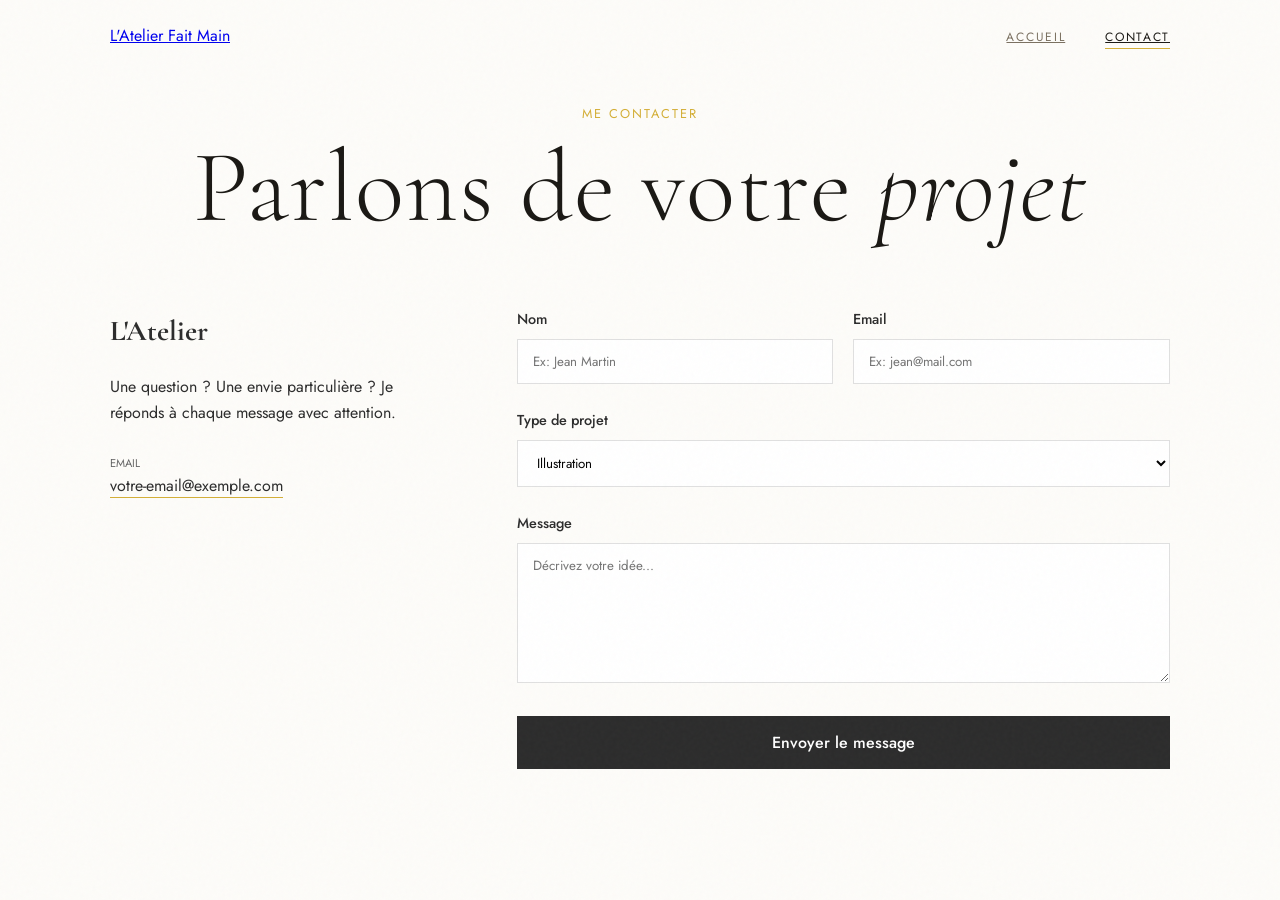
<file: pages/contact.html>
<!DOCTYPE html>
<html lang="fr">
<head>
  <meta charset="UTF-8" />
  <meta name="viewport" content="width=device-width, initial-scale=1.0" />
  <title>Contact — L'Atelier Fait Main</title>
  <link rel="icon" type="image/svg+xml" href="../assets/images/favicon.svg" />
  <link href="https://fonts.googleapis.com/css2?family=Cormorant+Garamond:ital,wght@0,400;1,400&family=Jost:wght@300;400;500&display=swap" rel="stylesheet" />
  <link rel="stylesheet" href="../assets/css/main.css" />
  <link rel="stylesheet" href="../assets/css/contact.css" />
</head>
<body>
  <nav class="nav">
    <div class="nav__inner container">
      <a href="../index.html" class="nav__logo">L'Atelier Fait Main</a>
      <ul class="nav__links">
        <li><a href="../index.html" class="nav__link">Accueil</a></li>
        <li><a href="contact.html" class="nav__link nav__link--active">Contact</a></li>
      </ul>
    </div>
  </nav>

  <section class="page-hero">
    <div class="container">
      <span class="eyebrow">Me contacter</span>
      <h1>Parlons de votre <em>projet</em></h1>
    </div>
  </section>

  <section class="contact-section">
    <div class="container contact-grid">
      <aside class="contact-info">
        <h3>L'Atelier</h3>
        <p>Une question ? Une envie particulière ? Je réponds à chaque message avec attention.</p>
        <div class="info-item">
          <span>Email</span>
          <a href="mailto:votre-email@exemple.com">votre-email@exemple.com</a>
        </div>
      </aside>

      <div class="form-container">
        <form id="contactForm" action="https://formspree.io/f/mqakpjne" method="POST">
          <div class="form-row">
            <div class="form-group">
              <label>Nom</label>
              <input type="text" name="name" required placeholder="Ex: Jean Martin">
            </div>
            <div class="form-group">
              <label>Email</label>
              <input type="email" name="_replyto" required placeholder="Ex: jean@mail.com">
            </div>
          </div>
          
          <div class="form-group">
            <label>Type de projet</label>
            <select name="type">
              <option value="illustration">Illustration</option>
              <option value="peinture">Peinture</option>
              <option value="autre">Autre</option>
            </select>
          </div>

          <div class="form-group">
            <label>Message</label>
            <textarea name="message" rows="6" required placeholder="Décrivez votre idée..."></textarea>
          </div>

          <button type="submit" class="btn-submit" id="submitBtn">
            <span>Envoyer le message</span>
          </button>
          
          <div id="formStatus" class="form-status"></div>
        </form>
      </div>
    </div>
  </section>

  <script src="../assets/js/contact.js"></script>
</body>
</html>
</file>
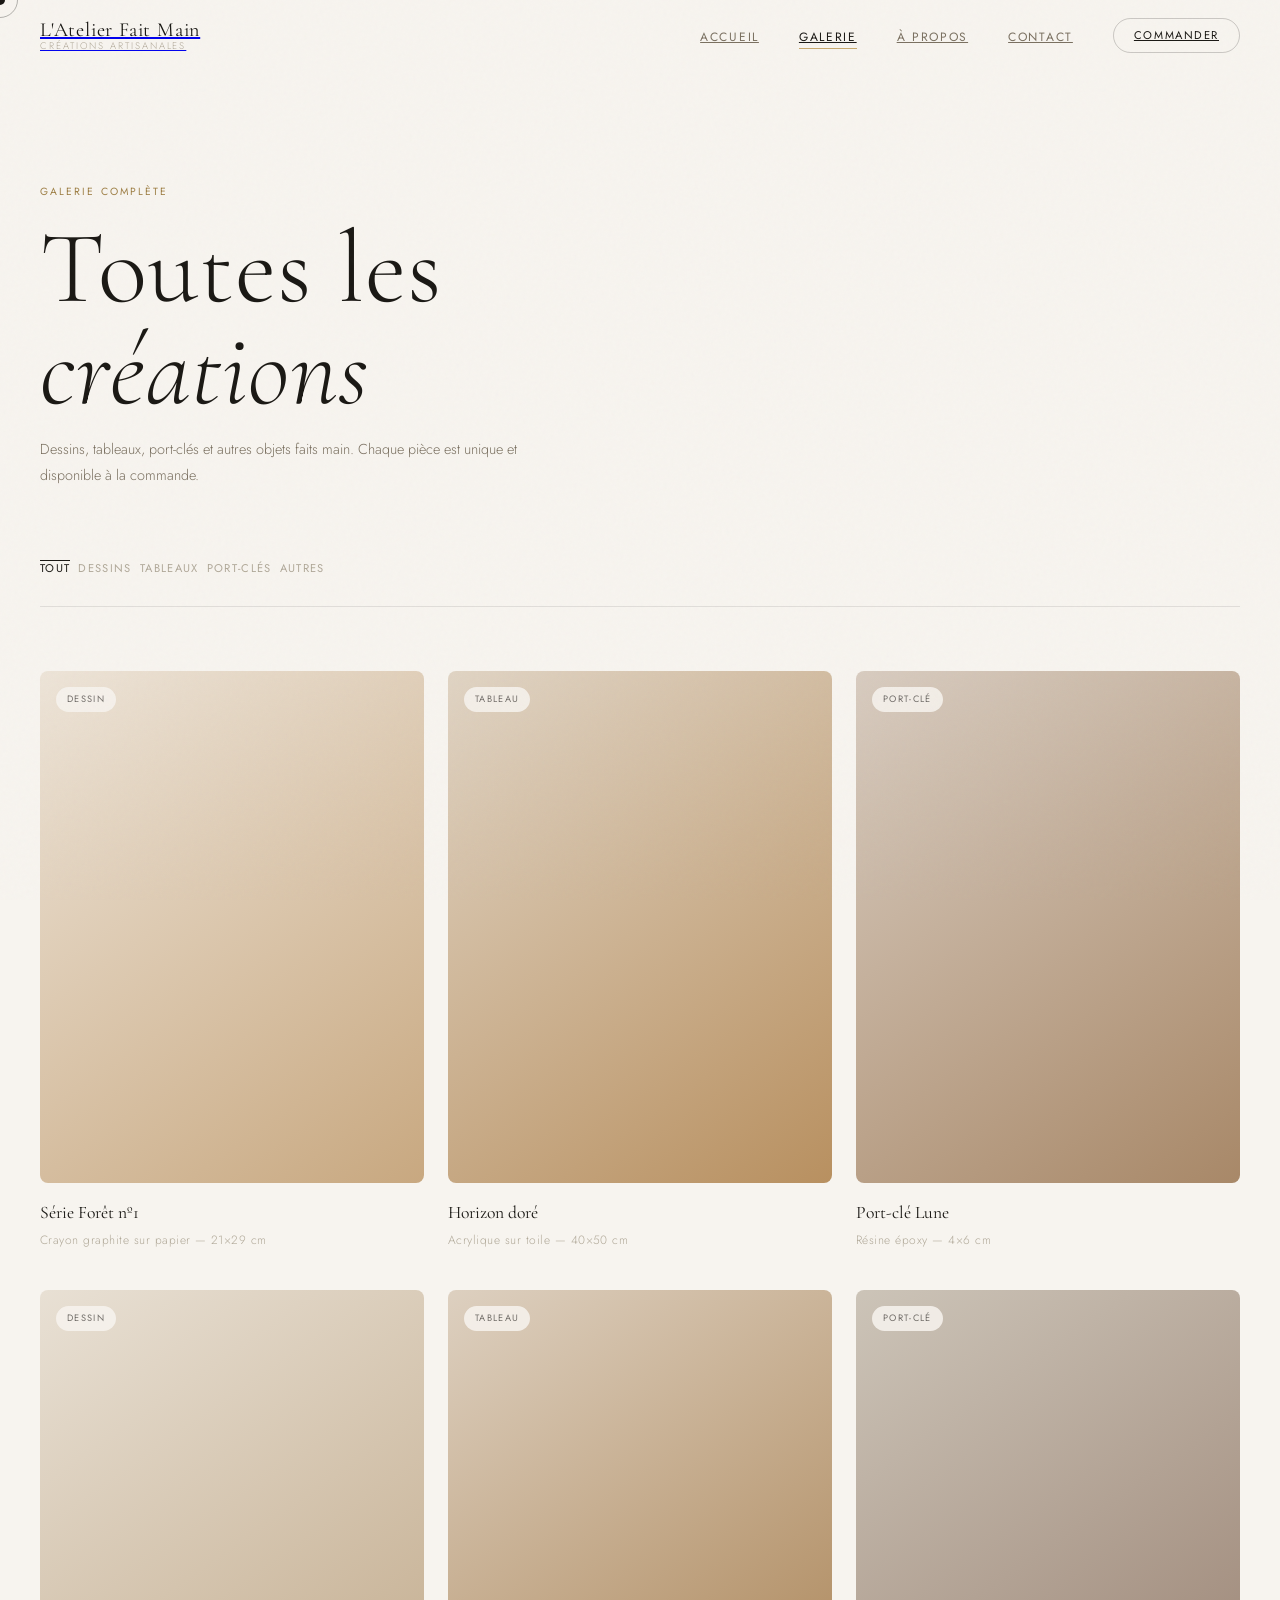
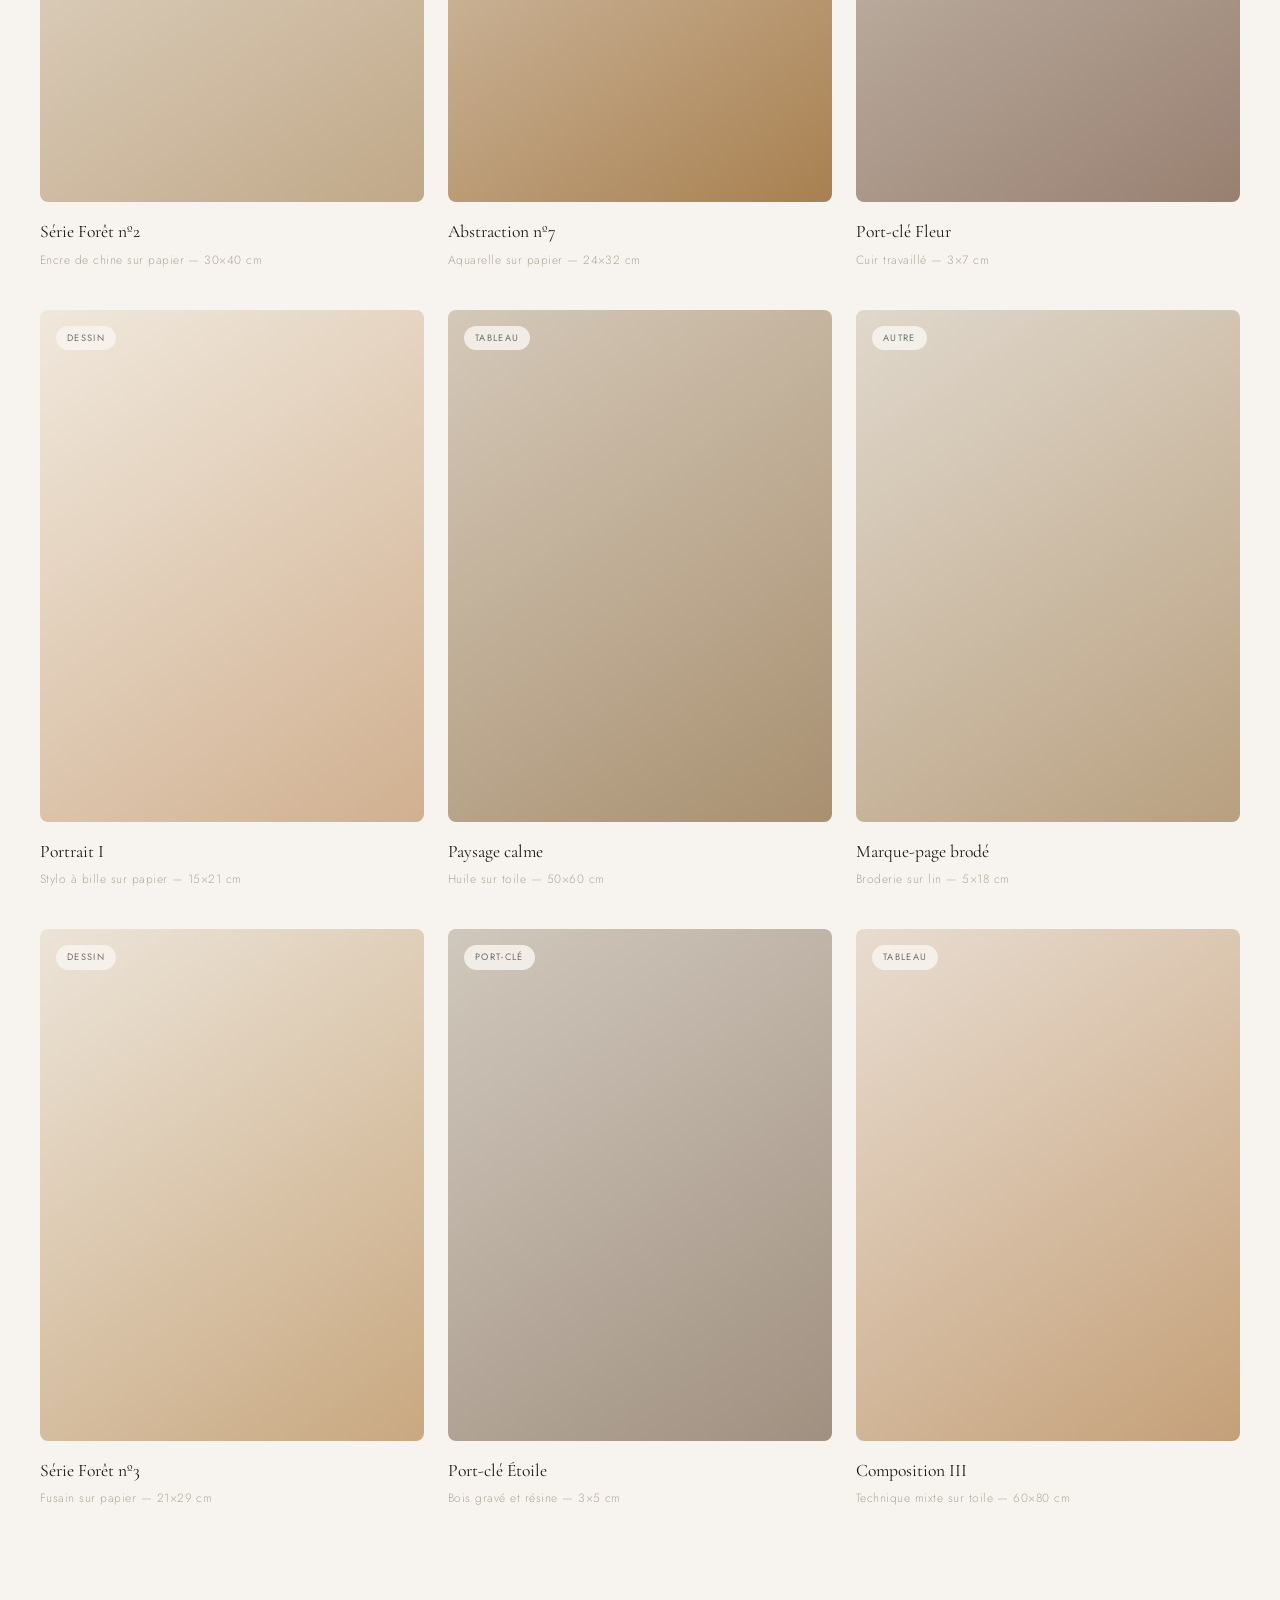
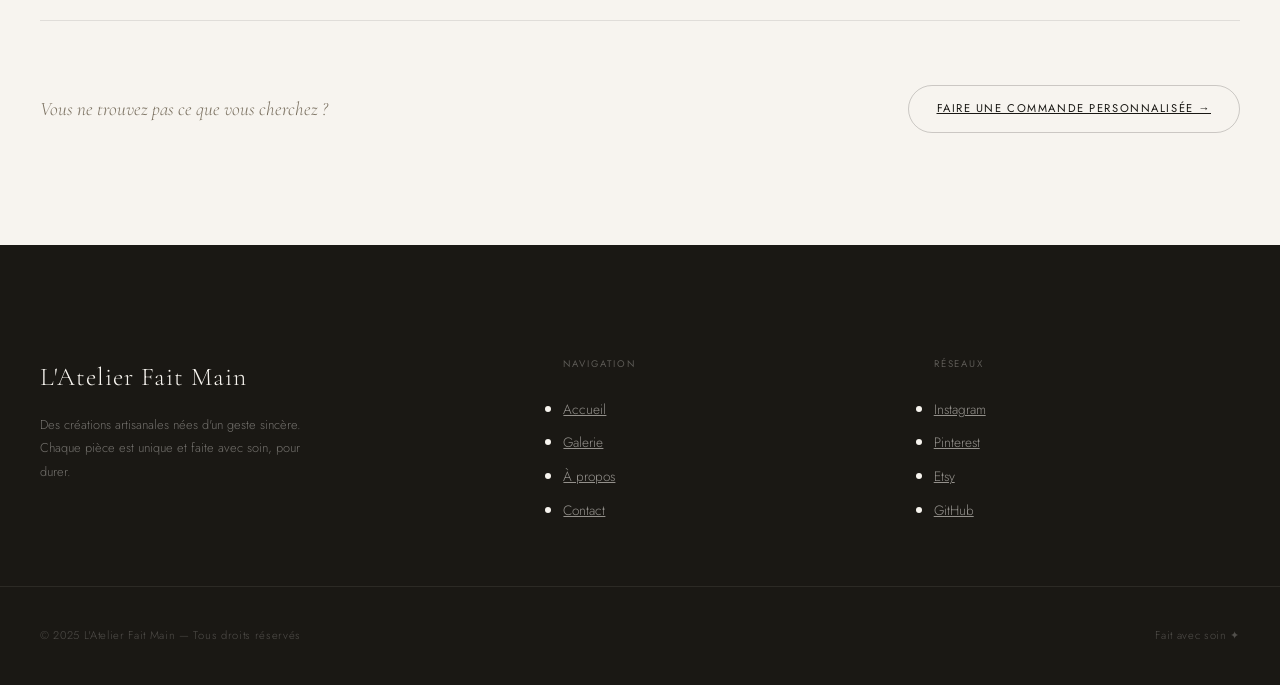
<file: pages/galerie.html>
<!DOCTYPE html>
<html lang="fr">
<head>
  <meta charset="UTF-8" />
  <meta name="viewport" content="width=device-width, initial-scale=1.0" />
  <title>Galerie — L'Atelier Fait Main</title>
  <meta name="description" content="Galerie de créations artisanales : dessins, tableaux, port-clés. Toutes les pièces sont faites à la main." />
  <meta name="robots" content="index, follow" />
  <link rel="canonical" href="https://xynam.github.io/Portfolio/pages/galerie.html" />
  <link rel="icon" type="image/svg+xml" href="../assets/images/favicon.svg" />
  <link rel="preconnect" href="https://fonts.googleapis.com" />
  <link rel="preconnect" href="https://fonts.gstatic.com" crossorigin />
  <link href="https://fonts.googleapis.com/css2?family=Cormorant+Garamond:ital,wght@0,300;0,400;0,500;1,300;1,400&family=Jost:wght@300;400;500&display=swap" rel="stylesheet" />
  <link rel="stylesheet" href="../assets/css/main.css" />
  <link rel="stylesheet" href="../assets/css/galerie.css" />
</head>
<body>

  <div class="cursor" id="cursor"></div>
  <div class="cursor cursor--ring" id="cursorRing"></div>

  <nav class="nav" id="nav">
    <div class="nav__inner">
      <a href="../index.html" class="nav__logo">
        <span class="nav__logo-main">L'Atelier Fait Main</span>
        <span class="nav__logo-sub">Créations artisanales</span>
      </a>
      <ul class="nav__links">
        <li><a href="../index.html" class="nav__link">Accueil</a></li>
        <li><a href="galerie.html" class="nav__link nav__link--active">Galerie</a></li>
        <li><a href="a-propos.html" class="nav__link">À propos</a></li>
        <li><a href="contact.html" class="nav__link">Contact</a></li>
      </ul>
      <a href="contact.html" class="nav__contact">Commander</a>
      <button class="nav__hamburger" id="hamburger" aria-label="Menu">
        <span></span><span></span><span></span>
      </button>
    </div>
    <div class="nav__mobile" id="mobileMenu">
      <a href="../index.html">Accueil</a>
      <a href="galerie.html">Galerie</a>
      <a href="a-propos.html">À propos</a>
      <a href="contact.html">Contact</a>
    </div>
  </nav>

  <!-- En-tête de page -->
  <section class="page-hero section">
    <div class="container page-hero__inner">
      <span class="section__eyebrow reveal">Galerie complète</span>
      <h1 class="reveal reveal--delay-1">Toutes les<br/><em>créations</em></h1>
      <p class="section__desc reveal reveal--delay-2">Dessins, tableaux, port-clés et autres objets faits main. Chaque pièce est unique et disponible à la commande.</p>
    </div>
  </section>

  <!-- Galerie -->
  <section class="galerie section" style="padding-top: 0;">
    <div class="container">

      <!-- Filtre -->
      <div class="filtre reveal">
        <button class="filtre__btn filtre__btn--active" data-filter="tout">Tout</button>
        <button class="filtre__btn" data-filter="dessins">Dessins</button>
        <button class="filtre__btn" data-filter="tableaux">Tableaux</button>
        <button class="filtre__btn" data-filter="portcles">Port-clés</button>
        <button class="filtre__btn" data-filter="autres">Autres</button>
      </div>

      <!-- Grille -->
      <div class="galerie__grille" id="galerieGrille">

        <div class="oeuvre reveal" data-cat="dessins">
          <div class="oeuvre__img">
            <div class="oeuvre__placeholder" style="background: linear-gradient(145deg, #ede4d8, #c8a880);"></div>
            <div class="oeuvre__badge">Dessin</div>
            <div class="oeuvre__overlay"><span>Voir →</span></div>
          </div>
          <div class="oeuvre__info">
            <h3>Série Forêt nº1</h3>
            <p>Crayon graphite sur papier — 21×29 cm</p>
          </div>
        </div>

        <div class="oeuvre reveal reveal--delay-1" data-cat="tableaux">
          <div class="oeuvre__img">
            <div class="oeuvre__placeholder" style="background: linear-gradient(145deg, #e0d4c4, #b89060);"></div>
            <div class="oeuvre__badge">Tableau</div>
            <div class="oeuvre__overlay"><span>Voir →</span></div>
          </div>
          <div class="oeuvre__info">
            <h3>Horizon doré</h3>
            <p>Acrylique sur toile — 40×50 cm</p>
          </div>
        </div>

        <div class="oeuvre reveal reveal--delay-2" data-cat="portcles">
          <div class="oeuvre__img">
            <div class="oeuvre__placeholder" style="background: linear-gradient(145deg, #d8ccc0, #a88868);"></div>
            <div class="oeuvre__badge">Port-clé</div>
            <div class="oeuvre__overlay"><span>Voir →</span></div>
          </div>
          <div class="oeuvre__info">
            <h3>Port-clé Lune</h3>
            <p>Résine époxy — 4×6 cm</p>
          </div>
        </div>

        <div class="oeuvre reveal" data-cat="dessins">
          <div class="oeuvre__img">
            <div class="oeuvre__placeholder" style="background: linear-gradient(145deg, #e8e0d4, #c0a888);"></div>
            <div class="oeuvre__badge">Dessin</div>
            <div class="oeuvre__overlay"><span>Voir →</span></div>
          </div>
          <div class="oeuvre__info">
            <h3>Série Forêt nº2</h3>
            <p>Encre de chine sur papier — 30×40 cm</p>
          </div>
        </div>

        <div class="oeuvre reveal reveal--delay-1" data-cat="tableaux">
          <div class="oeuvre__img">
            <div class="oeuvre__placeholder" style="background: linear-gradient(145deg, #ddd0c0, #a88050);"></div>
            <div class="oeuvre__badge">Tableau</div>
            <div class="oeuvre__overlay"><span>Voir →</span></div>
          </div>
          <div class="oeuvre__info">
            <h3>Abstraction nº7</h3>
            <p>Aquarelle sur papier — 24×32 cm</p>
          </div>
        </div>

        <div class="oeuvre reveal reveal--delay-2" data-cat="portcles">
          <div class="oeuvre__img">
            <div class="oeuvre__placeholder" style="background: linear-gradient(145deg, #ccc4b8, #988070);"></div>
            <div class="oeuvre__badge">Port-clé</div>
            <div class="oeuvre__overlay"><span>Voir →</span></div>
          </div>
          <div class="oeuvre__info">
            <h3>Port-clé Fleur</h3>
            <p>Cuir travaillé — 3×7 cm</p>
          </div>
        </div>

        <div class="oeuvre reveal" data-cat="dessins">
          <div class="oeuvre__img">
            <div class="oeuvre__placeholder" style="background: linear-gradient(145deg, #f0e8dc, #d0b090);"></div>
            <div class="oeuvre__badge">Dessin</div>
            <div class="oeuvre__overlay"><span>Voir →</span></div>
          </div>
          <div class="oeuvre__info">
            <h3>Portrait I</h3>
            <p>Stylo à bille sur papier — 15×21 cm</p>
          </div>
        </div>

        <div class="oeuvre reveal reveal--delay-1" data-cat="tableaux">
          <div class="oeuvre__img">
            <div class="oeuvre__placeholder" style="background: linear-gradient(145deg, #d4c8b8, #a89070);"></div>
            <div class="oeuvre__badge">Tableau</div>
            <div class="oeuvre__overlay"><span>Voir →</span></div>
          </div>
          <div class="oeuvre__info">
            <h3>Paysage calme</h3>
            <p>Huile sur toile — 50×60 cm</p>
          </div>
        </div>

        <div class="oeuvre reveal reveal--delay-2" data-cat="autres">
          <div class="oeuvre__img">
            <div class="oeuvre__placeholder" style="background: linear-gradient(145deg, #e0d8cc, #b8a080);"></div>
            <div class="oeuvre__badge">Autre</div>
            <div class="oeuvre__overlay"><span>Voir →</span></div>
          </div>
          <div class="oeuvre__info">
            <h3>Marque-page brodé</h3>
            <p>Broderie sur lin — 5×18 cm</p>
          </div>
        </div>

        <div class="oeuvre reveal" data-cat="dessins">
          <div class="oeuvre__img">
            <div class="oeuvre__placeholder" style="background: linear-gradient(145deg, #ece4d8, #c8a880);"></div>
            <div class="oeuvre__badge">Dessin</div>
            <div class="oeuvre__overlay"><span>Voir →</span></div>
          </div>
          <div class="oeuvre__info">
            <h3>Série Forêt nº3</h3>
            <p>Fusain sur papier — 21×29 cm</p>
          </div>
        </div>

        <div class="oeuvre reveal reveal--delay-1" data-cat="portcles">
          <div class="oeuvre__img">
            <div class="oeuvre__placeholder" style="background: linear-gradient(145deg, #d0c8bc, #a09080);"></div>
            <div class="oeuvre__badge">Port-clé</div>
            <div class="oeuvre__overlay"><span>Voir →</span></div>
          </div>
          <div class="oeuvre__info">
            <h3>Port-clé Étoile</h3>
            <p>Bois gravé et résine — 3×5 cm</p>
          </div>
        </div>

        <div class="oeuvre reveal reveal--delay-2" data-cat="tableaux">
          <div class="oeuvre__img">
            <div class="oeuvre__placeholder" style="background: linear-gradient(145deg, #e8dcd0, #c4a078);"></div>
            <div class="oeuvre__badge">Tableau</div>
            <div class="oeuvre__overlay"><span>Voir →</span></div>
          </div>
          <div class="oeuvre__info">
            <h3>Composition III</h3>
            <p>Technique mixte sur toile — 60×80 cm</p>
          </div>
        </div>

      </div>

      <div class="galerie__footer reveal">
        <p>Vous ne trouvez pas ce que vous cherchez ?</p>
        <a href="contact.html" class="btn btn--outline">Faire une commande personnalisée →</a>
      </div>
    </div>
  </section>

  <footer class="footer">
    <div class="container footer__inner">
      <div class="footer__brand">
        <div class="footer__brand-name">L'Atelier Fait Main</div>
        <p>Des créations artisanales nées d'un geste sincère. Chaque pièce est unique et faite avec soin, pour durer.</p>
      </div>
      <div class="footer__col">
        <h4>Navigation</h4>
        <ul>
          <li><a href="../index.html">Accueil</a></li>
          <li><a href="galerie.html">Galerie</a></li>
          <li><a href="a-propos.html">À propos</a></li>
          <li><a href="contact.html">Contact</a></li>
        </ul>
      </div>
      <div class="footer__col">
        <h4>Réseaux</h4>
        <ul>
          <li><a href="#">Instagram</a></li>
          <li><a href="#">Pinterest</a></li>
          <li><a href="#">Etsy</a></li>
          <li><a href="#">GitHub</a></li>
        </ul>
      </div>
    </div>
    <div class="container footer__bottom">
      <p>© 2025 L'Atelier Fait Main — Tous droits réservés</p>
      <p>Fait avec soin ✦</p>
    </div>
  </footer>

  <script src="../assets/js/main.js"></script>
  <script src="../assets/js/galerie.js"></script>
</body>
</html>
</file>
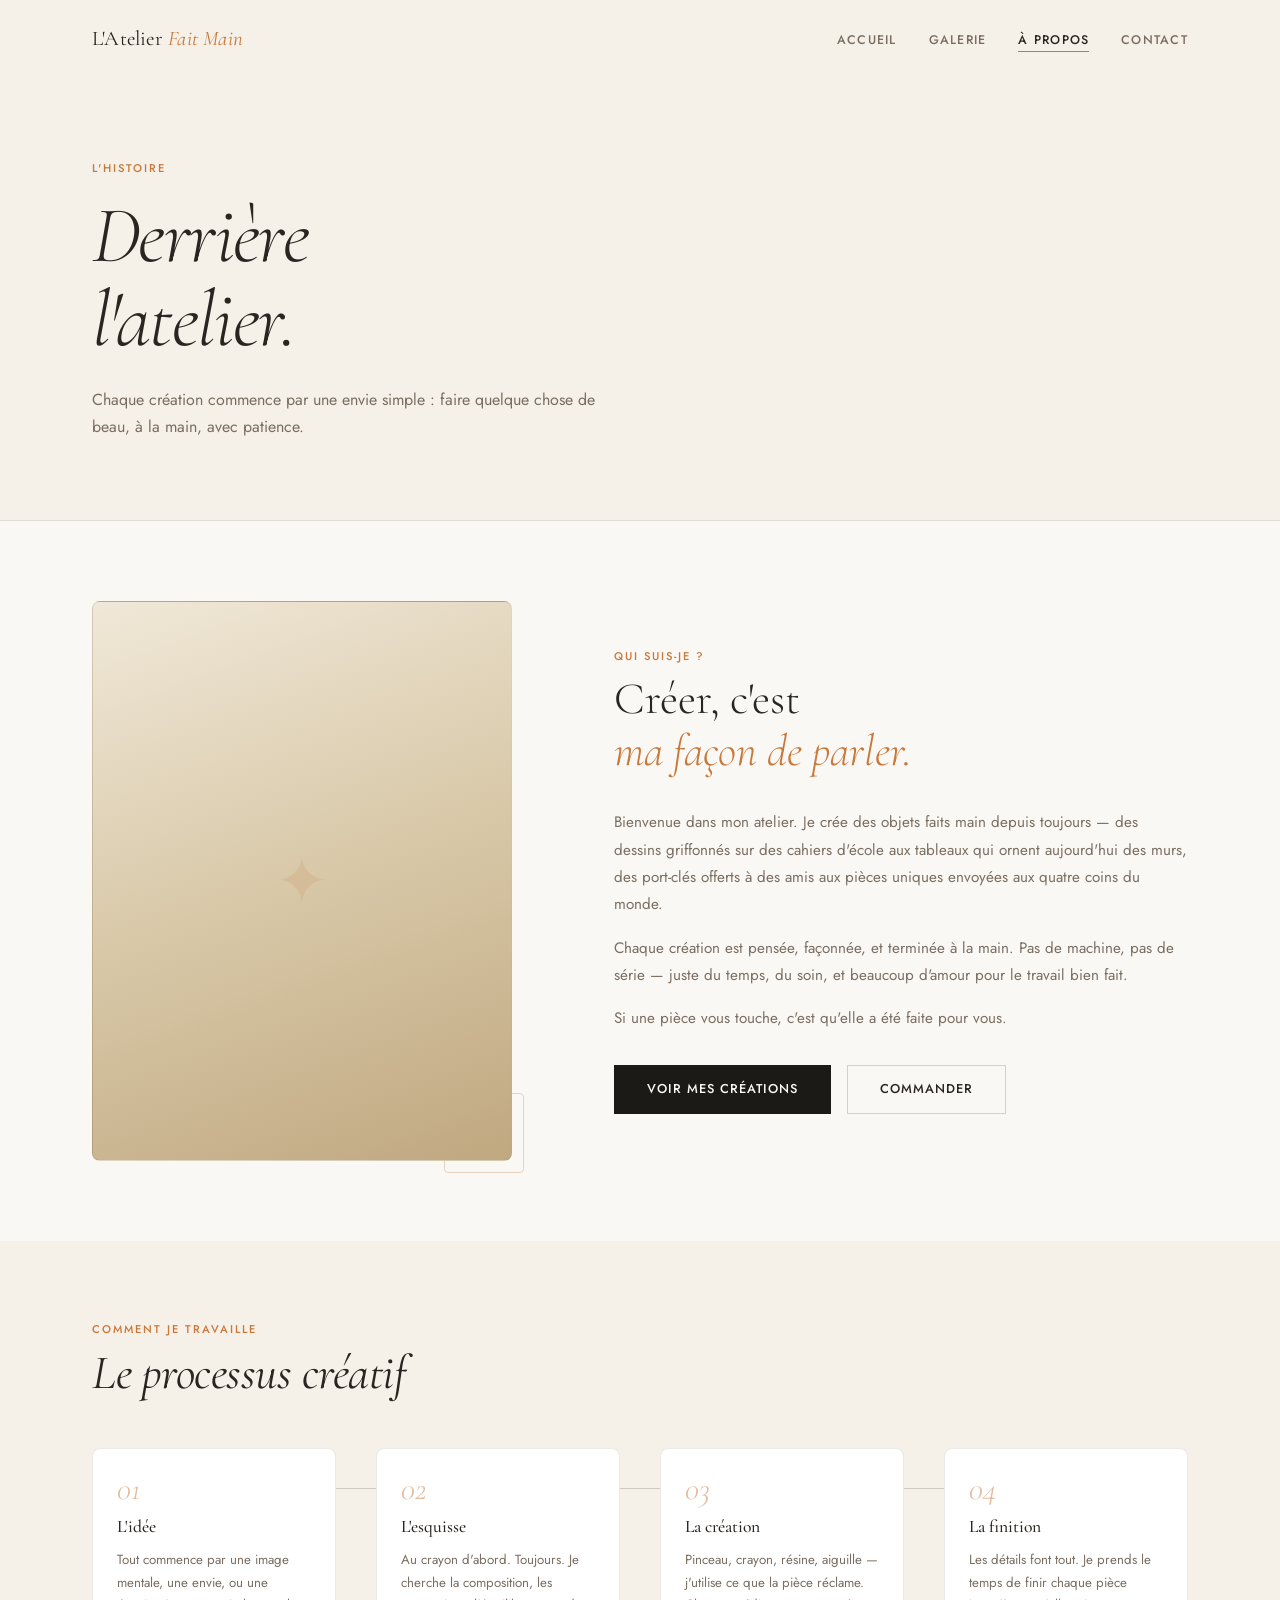
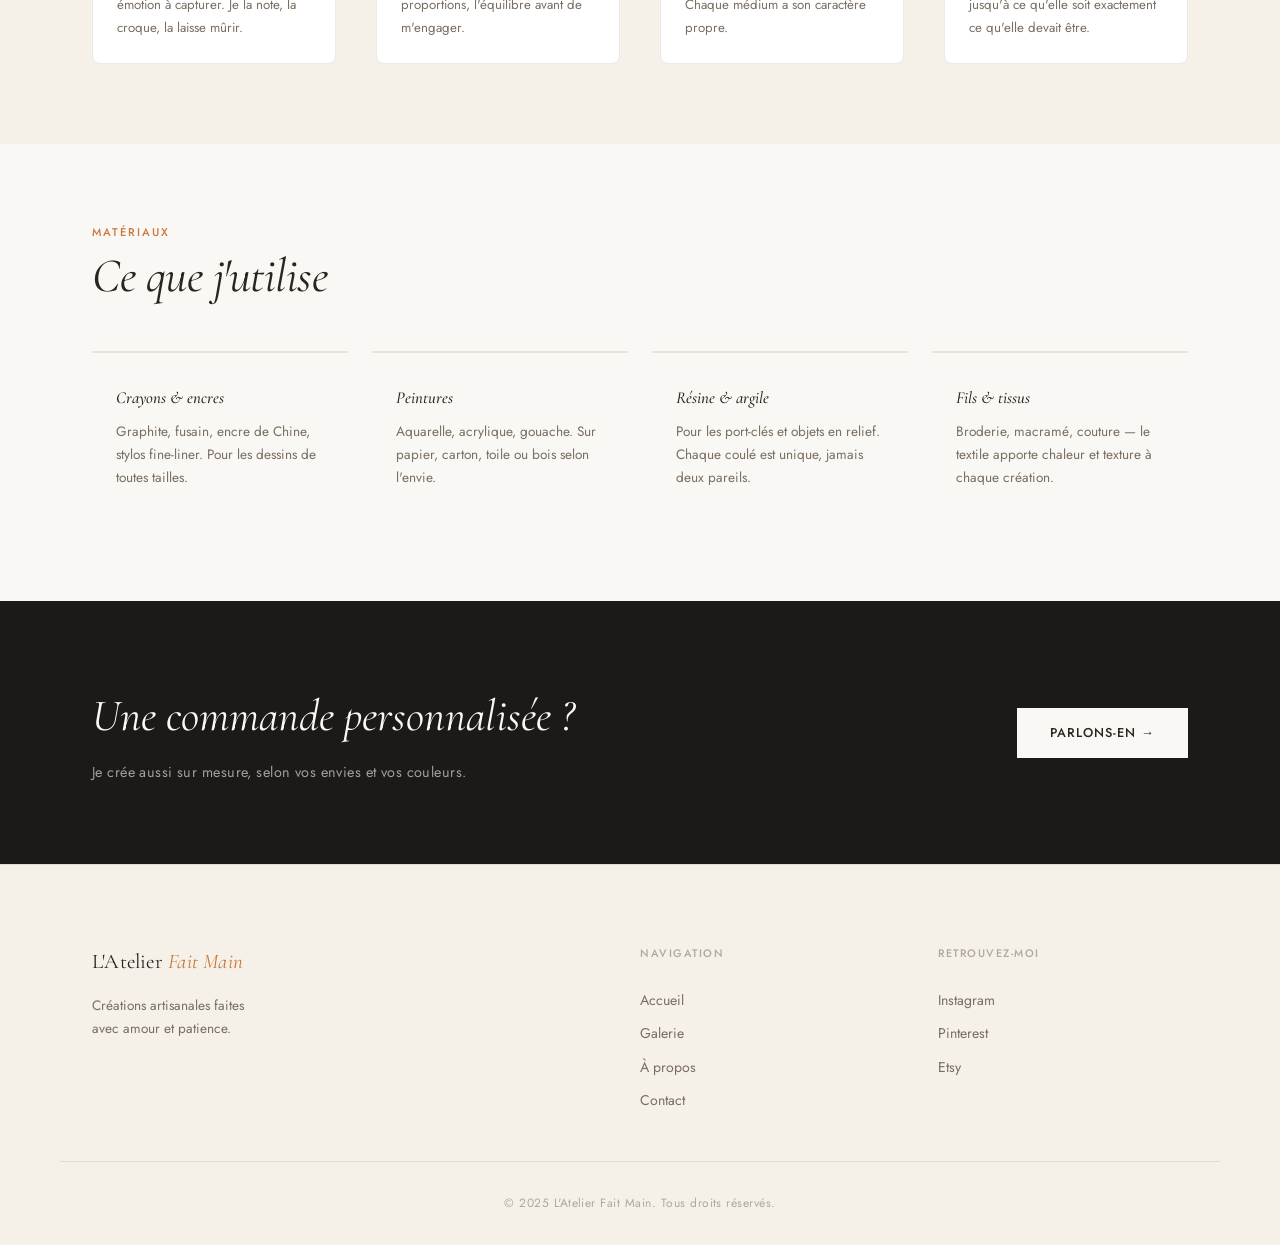
<file: atelier/pages/about.html>
<!DOCTYPE html>
<html lang="fr">
<head>
  <meta charset="UTF-8" />
  <meta name="viewport" content="width=device-width, initial-scale=1.0" />
  <title>À propos — L'Atelier Fait Main</title>
  <meta name="description" content="Découvrez l'histoire de L'Atelier Fait Main et la passion derrière chaque création artisanale." />
  <link rel="canonical" href="https://xynam.github.io/pages/about.html" />
  <link rel="icon" type="image/svg+xml" href="../assets/images/favicon.svg" />
  <link rel="preconnect" href="https://fonts.googleapis.com" />
  <link rel="preconnect" href="https://fonts.gstatic.com" crossorigin />
  <link href="https://fonts.googleapis.com/css2?family=Cormorant+Garamond:ital,wght@0,300;0,400;0,500;0,600;1,300;1,400&family=Jost:wght@300;400;500&display=swap" rel="stylesheet" />
  <link rel="stylesheet" href="../assets/css/main.css" />
  <link rel="stylesheet" href="../assets/css/about.css" />
</head>
<body>

  <nav class="nav" id="nav">
    <div class="nav__inner">
      <a href="../index.html" class="nav__logo">
        <span class="nav__logo-text">L'Atelier <em>Fait Main</em></span>
      </a>
      <ul class="nav__links">
        <li><a href="../index.html" class="nav__link">Accueil</a></li>
        <li><a href="galerie.html" class="nav__link">Galerie</a></li>
        <li><a href="about.html" class="nav__link nav__link--active">À propos</a></li>
        <li><a href="contact.html" class="nav__link">Contact</a></li>
      </ul>
      <button class="nav__hamburger" id="hamburger" aria-label="Menu">
        <span></span><span></span><span></span>
      </button>
    </div>
    <div class="nav__mobile" id="mobileMenu">
      <ul>
        <li><a href="../index.html">Accueil</a></li>
        <li><a href="galerie.html">Galerie</a></li>
        <li><a href="about.html">À propos</a></li>
        <li><a href="contact.html">Contact</a></li>
      </ul>
    </div>
  </nav>

  <section class="page-hero">
    <div class="container">
      <div class="page-hero__label reveal">L'histoire</div>
      <h1 class="reveal reveal--delay-1">Derrière<br/>l'atelier.</h1>
      <p class="reveal reveal--delay-2">Chaque création commence par une envie simple : faire quelque chose de beau, à la main, avec patience.</p>
    </div>
  </section>

  <!-- Story -->
  <section class="story section">
    <div class="container story__grid">
      <div class="story__visual reveal">
        <div class="story__frame">
          <div class="story__placeholder"></div>
          <div class="story__deco"></div>
        </div>
      </div>
      <div class="story__text">
        <span class="section__label reveal">Qui suis-je ?</span>
        <h2 class="story__heading reveal reveal--delay-1">Créer, c'est<br/><em>ma façon de parler.</em></h2>
        <div class="story__body reveal reveal--delay-2">
          <p>Bienvenue dans mon atelier. Je crée des objets faits main depuis toujours — des dessins griffonnés sur des cahiers d'école aux tableaux qui ornent aujourd'hui des murs, des port-clés offerts à des amis aux pièces uniques envoyées aux quatre coins du monde.</p>
          <p>Chaque création est pensée, façonnée, et terminée à la main. Pas de machine, pas de série — juste du temps, du soin, et beaucoup d'amour pour le travail bien fait.</p>
          <p>Si une pièce vous touche, c'est qu'elle a été faite pour vous.</p>
        </div>
        <div class="story__actions reveal reveal--delay-3">
          <a href="galerie.html" class="btn btn--dark">Voir mes créations</a>
          <a href="contact.html" class="btn btn--outline">Commander</a>
        </div>
      </div>
    </div>
  </section>

  <!-- Process -->
  <section class="process section section--warm">
    <div class="container">
      <div class="section__header reveal">
        <span class="section__label">Comment je travaille</span>
        <h2 class="section__title">Le processus créatif</h2>
      </div>
      <div class="process__steps">
        <div class="process__step reveal">
          <div class="process__num">01</div>
          <div class="process__content">
            <h3>L'idée</h3>
            <p>Tout commence par une image mentale, une envie, ou une émotion à capturer. Je la note, la croque, la laisse mûrir.</p>
          </div>
        </div>
        <div class="process__connector"></div>
        <div class="process__step reveal reveal--delay-1">
          <div class="process__num">02</div>
          <div class="process__content">
            <h3>L'esquisse</h3>
            <p>Au crayon d'abord. Toujours. Je cherche la composition, les proportions, l'équilibre avant de m'engager.</p>
          </div>
        </div>
        <div class="process__connector"></div>
        <div class="process__step reveal reveal--delay-2">
          <div class="process__num">03</div>
          <div class="process__content">
            <h3>La création</h3>
            <p>Pinceau, crayon, résine, aiguille — j'utilise ce que la pièce réclame. Chaque médium a son caractère propre.</p>
          </div>
        </div>
        <div class="process__connector"></div>
        <div class="process__step reveal reveal--delay-3">
          <div class="process__num">04</div>
          <div class="process__content">
            <h3>La finition</h3>
            <p>Les détails font tout. Je prends le temps de finir chaque pièce jusqu'à ce qu'elle soit exactement ce qu'elle devait être.</p>
          </div>
        </div>
      </div>
    </div>
  </section>

  <!-- Materials -->
  <section class="materials section">
    <div class="container">
      <div class="section__header reveal">
        <span class="section__label">Matériaux</span>
        <h2 class="section__title">Ce que j'utilise</h2>
      </div>
      <div class="materials__grid">
        <div class="material reveal">
          <h3>Crayons & encres</h3>
          <p>Graphite, fusain, encre de Chine, stylos fine-liner. Pour les dessins de toutes tailles.</p>
        </div>
        <div class="material reveal reveal--delay-1">
          <h3>Peintures</h3>
          <p>Aquarelle, acrylique, gouache. Sur papier, carton, toile ou bois selon l'envie.</p>
        </div>
        <div class="material reveal reveal--delay-2">
          <h3>Résine & argile</h3>
          <p>Pour les port-clés et objets en relief. Chaque coulé est unique, jamais deux pareils.</p>
        </div>
        <div class="material reveal reveal--delay-3">
          <h3>Fils & tissus</h3>
          <p>Broderie, macramé, couture — le textile apporte chaleur et texture à chaque création.</p>
        </div>
      </div>
    </div>
  </section>

  <section class="cta-band section section--dark">
    <div class="container cta-band__inner reveal">
      <div>
        <h2>Une commande personnalisée ?</h2>
        <p>Je crée aussi sur mesure, selon vos envies et vos couleurs.</p>
      </div>
      <a href="contact.html" class="btn btn--cream">Parlons-en →</a>
    </div>
  </section>

  <footer class="footer">
    <div class="container footer__inner">
      <div class="footer__brand">
        <a href="../index.html" class="nav__logo">
          <span class="nav__logo-text">L'Atelier <em>Fait Main</em></span>
        </a>
        <p>Créations artisanales faites<br/>avec amour et patience.</p>
      </div>
      <div class="footer__nav">
        <h4>Navigation</h4>
        <ul>
          <li><a href="../index.html">Accueil</a></li>
          <li><a href="galerie.html">Galerie</a></li>
          <li><a href="about.html">À propos</a></li>
          <li><a href="contact.html">Contact</a></li>
        </ul>
      </div>
      <div class="footer__social">
        <h4>Retrouvez-moi</h4>
        <ul>
          <li><a href="#">Instagram</a></li>
          <li><a href="#">Pinterest</a></li>
          <li><a href="#">Etsy</a></li>
        </ul>
      </div>
    </div>
    <div class="container footer__bottom">
      <p>© 2025 L'Atelier Fait Main. Tous droits réservés.</p>
    </div>
  </footer>

  <script src="../assets/js/main.js"></script>
</body>
</html>
</file>
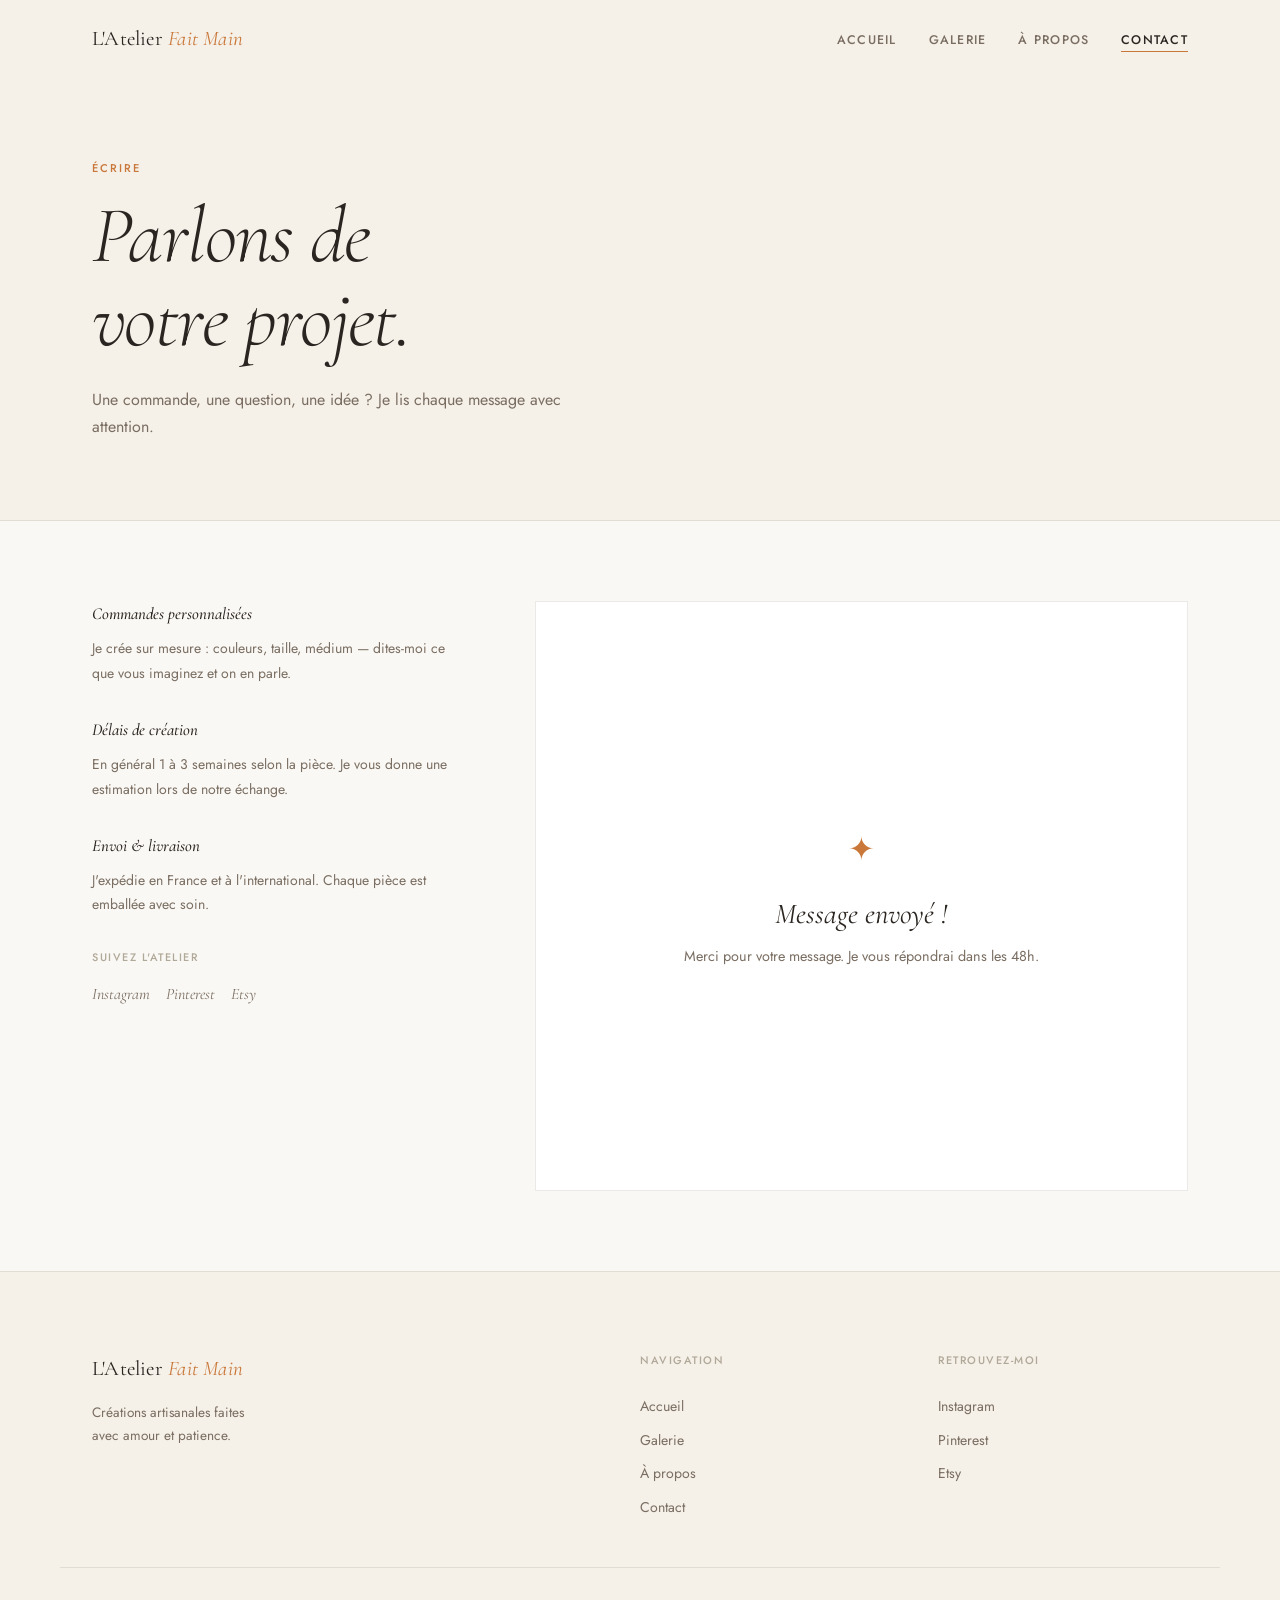
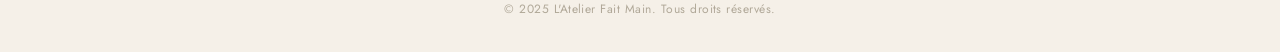
<file: atelier/pages/contact.html>
<!DOCTYPE html>
<html lang="fr">
<head>
  <meta charset="UTF-8" />
  <meta name="viewport" content="width=device-width, initial-scale=1.0" />
  <title>Contact — L'Atelier Fait Main</title>
  <meta name="description" content="Contactez L'Atelier Fait Main pour une commande personnalisée ou toute question sur les créations." />
  <link rel="canonical" href="https://xynam.github.io/pages/contact.html" />
  <link rel="icon" type="image/svg+xml" href="../assets/images/favicon.svg" />
  <link rel="preconnect" href="https://fonts.googleapis.com" />
  <link rel="preconnect" href="https://fonts.gstatic.com" crossorigin />
  <link href="https://fonts.googleapis.com/css2?family=Cormorant+Garamond:ital,wght@0,300;0,400;0,500;0,600;1,300;1,400&family=Jost:wght@300;400;500&display=swap" rel="stylesheet" />
  <link rel="stylesheet" href="../assets/css/main.css" />
  <link rel="stylesheet" href="../assets/css/contact.css" />
</head>
<body>

  <nav class="nav" id="nav">
    <div class="nav__inner">
      <a href="../index.html" class="nav__logo">
        <span class="nav__logo-text">L'Atelier <em>Fait Main</em></span>
      </a>
      <ul class="nav__links">
        <li><a href="../index.html" class="nav__link">Accueil</a></li>
        <li><a href="galerie.html" class="nav__link">Galerie</a></li>
        <li><a href="about.html" class="nav__link">À propos</a></li>
        <li><a href="contact.html" class="nav__link nav__link--active">Contact</a></li>
      </ul>
      <button class="nav__hamburger" id="hamburger" aria-label="Menu">
        <span></span><span></span><span></span>
      </button>
    </div>
    <div class="nav__mobile" id="mobileMenu">
      <ul>
        <li><a href="../index.html">Accueil</a></li>
        <li><a href="galerie.html">Galerie</a></li>
        <li><a href="about.html">À propos</a></li>
        <li><a href="contact.html">Contact</a></li>
      </ul>
    </div>
  </nav>

  <section class="page-hero">
    <div class="container">
      <div class="page-hero__label reveal">Écrire</div>
      <h1 class="reveal reveal--delay-1">Parlons de<br/>votre projet.</h1>
      <p class="reveal reveal--delay-2">Une commande, une question, une idée ? Je lis chaque message avec attention.</p>
    </div>
  </section>

  <section class="contact section">
    <div class="container contact__layout">

      <aside class="contact__info">
        <div class="contact__block reveal">
          <h3>Commandes personnalisées</h3>
          <p>Je crée sur mesure : couleurs, taille, médium — dites-moi ce que vous imaginez et on en parle.</p>
        </div>
        <div class="contact__block reveal reveal--delay-1">
          <h3>Délais de création</h3>
          <p>En général 1 à 3 semaines selon la pièce. Je vous donne une estimation lors de notre échange.</p>
        </div>
        <div class="contact__block reveal reveal--delay-2">
          <h3>Envoi & livraison</h3>
          <p>J'expédie en France et à l'international. Chaque pièce est emballée avec soin.</p>
        </div>
        <div class="contact__socials reveal reveal--delay-3">
          <p class="contact__socials-label">Suivez l'atelier</p>
          <div class="contact__socials-links">
            <a href="#">Instagram</a>
            <a href="#">Pinterest</a>
            <a href="#">Etsy</a>
          </div>
        </div>
      </aside>

      <div class="contact__form-wrap reveal reveal--delay-1">
        <form class="contact__form" id="contactForm" novalidate>
          <div class="form__row">
            <div class="form__group">
              <label for="nom">Votre prénom *</label>
              <input type="text" id="nom" name="nom" placeholder="Marie" required autocomplete="given-name" />
              <span class="form__error" id="nomError"></span>
            </div>
            <div class="form__group">
              <label for="email">Email *</label>
              <input type="email" id="email" name="email" placeholder="marie@exemple.fr" required autocomplete="email" />
              <span class="form__error" id="emailError"></span>
            </div>
          </div>
          <div class="form__group">
            <label for="sujet">Sujet</label>
            <select id="sujet" name="sujet">
              <option value="" disabled selected>Choisir un sujet</option>
              <option value="commande">Commande personnalisée</option>
              <option value="disponibilite">Disponibilité d'une pièce</option>
              <option value="prix">Demande de prix</option>
              <option value="autre">Autre</option>
            </select>
          </div>
          <div class="form__group">
            <label for="message">Votre message *</label>
            <textarea id="message" name="message" rows="6" placeholder="Décrivez votre projet, la pièce qui vous intéresse, vos questions..." required></textarea>
            <span class="form__error" id="messageError"></span>
          </div>
          <div class="form__footer">
            <button type="submit" class="btn btn--dark btn-submit" id="submitBtn">
              <span class="btn__text">Envoyer le message</span>
              <span class="btn__loading" hidden>Envoi en cours…</span>
            </button>
          </div>
          <div class="form__success" id="formSuccess" hidden>
            <div class="form__success-icon">✦</div>
            <h4>Message envoyé !</h4>
            <p>Merci pour votre message. Je vous répondrai dans les 48h.</p>
          </div>
        </form>
      </div>

    </div>
  </section>

  <footer class="footer">
    <div class="container footer__inner">
      <div class="footer__brand">
        <a href="../index.html" class="nav__logo">
          <span class="nav__logo-text">L'Atelier <em>Fait Main</em></span>
        </a>
        <p>Créations artisanales faites<br/>avec amour et patience.</p>
      </div>
      <div class="footer__nav">
        <h4>Navigation</h4>
        <ul>
          <li><a href="../index.html">Accueil</a></li>
          <li><a href="galerie.html">Galerie</a></li>
          <li><a href="about.html">À propos</a></li>
          <li><a href="contact.html">Contact</a></li>
        </ul>
      </div>
      <div class="footer__social">
        <h4>Retrouvez-moi</h4>
        <ul>
          <li><a href="#">Instagram</a></li>
          <li><a href="#">Pinterest</a></li>
          <li><a href="#">Etsy</a></li>
        </ul>
      </div>
    </div>
    <div class="container footer__bottom">
      <p>© 2025 L'Atelier Fait Main. Tous droits réservés.</p>
    </div>
  </footer>

  <script src="../assets/js/main.js"></script>
  <script src="../assets/js/contact.js"></script>
</body>
</html>
</file>
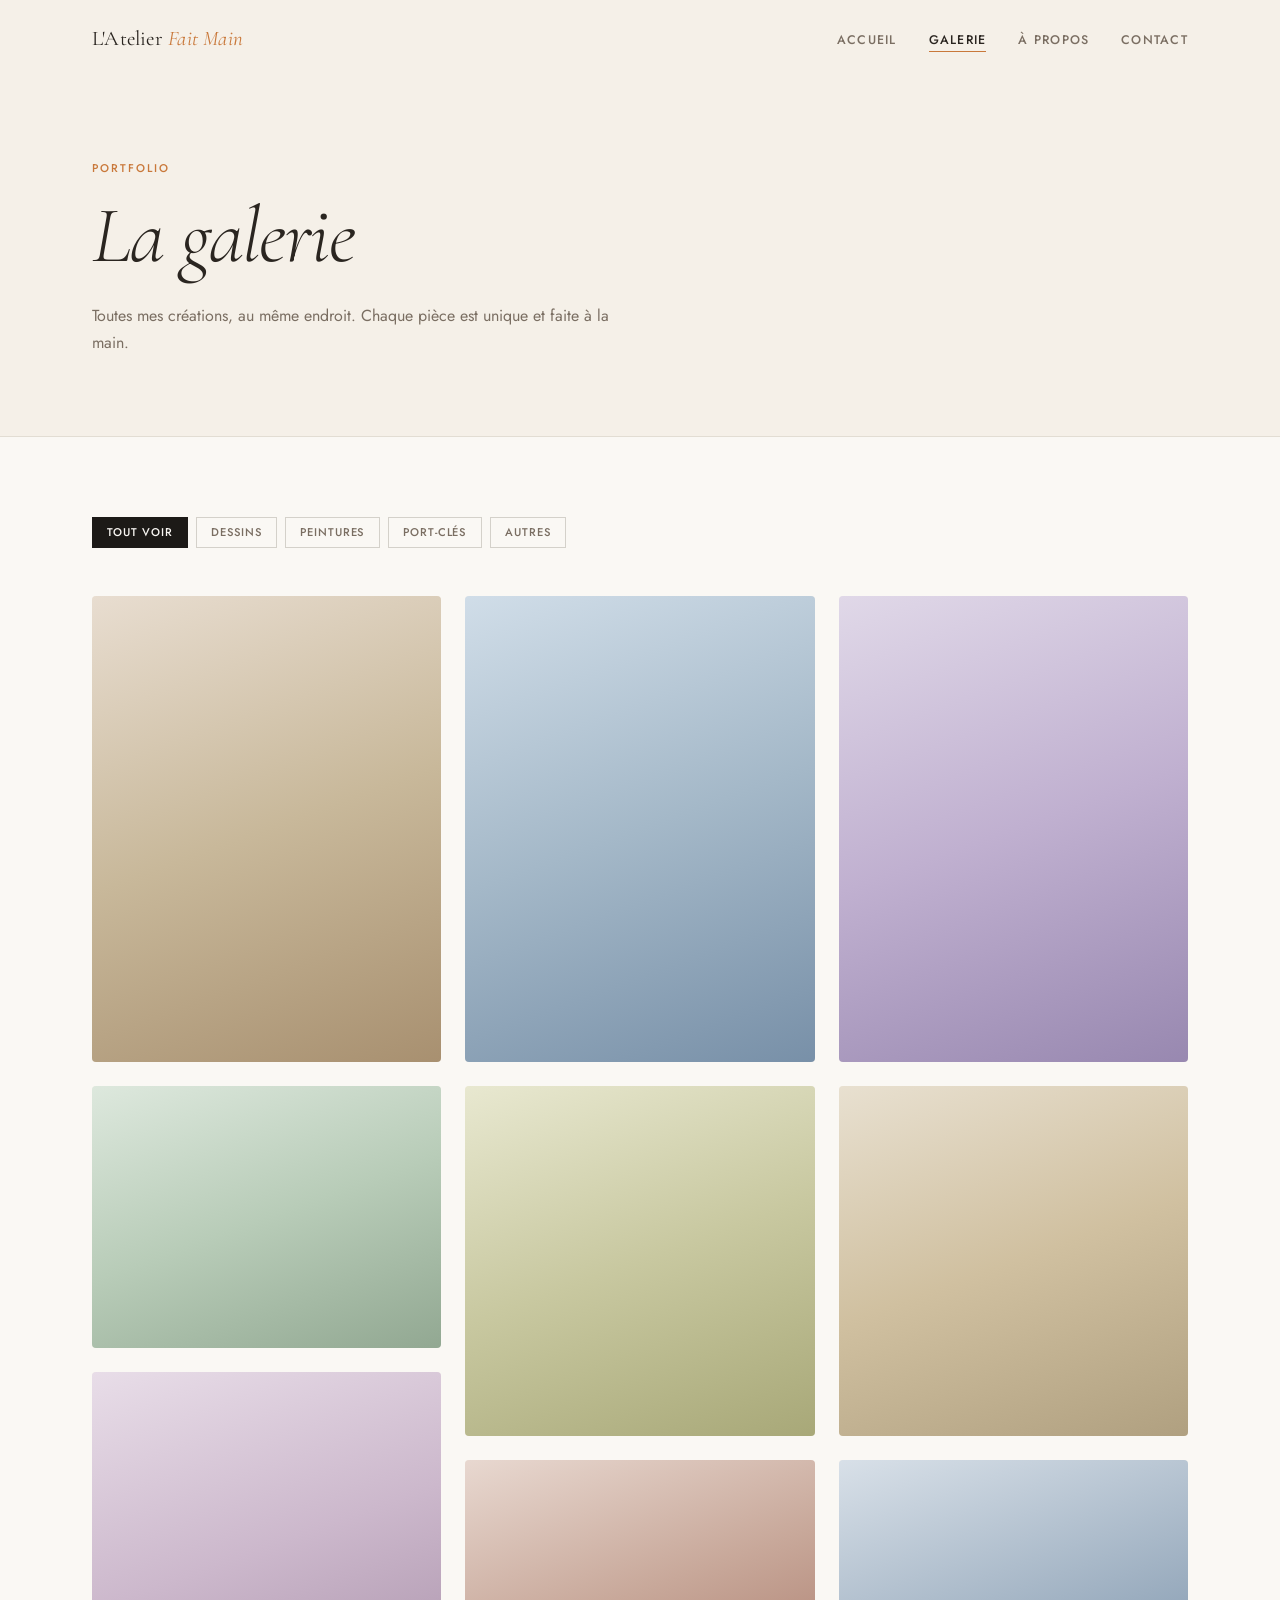
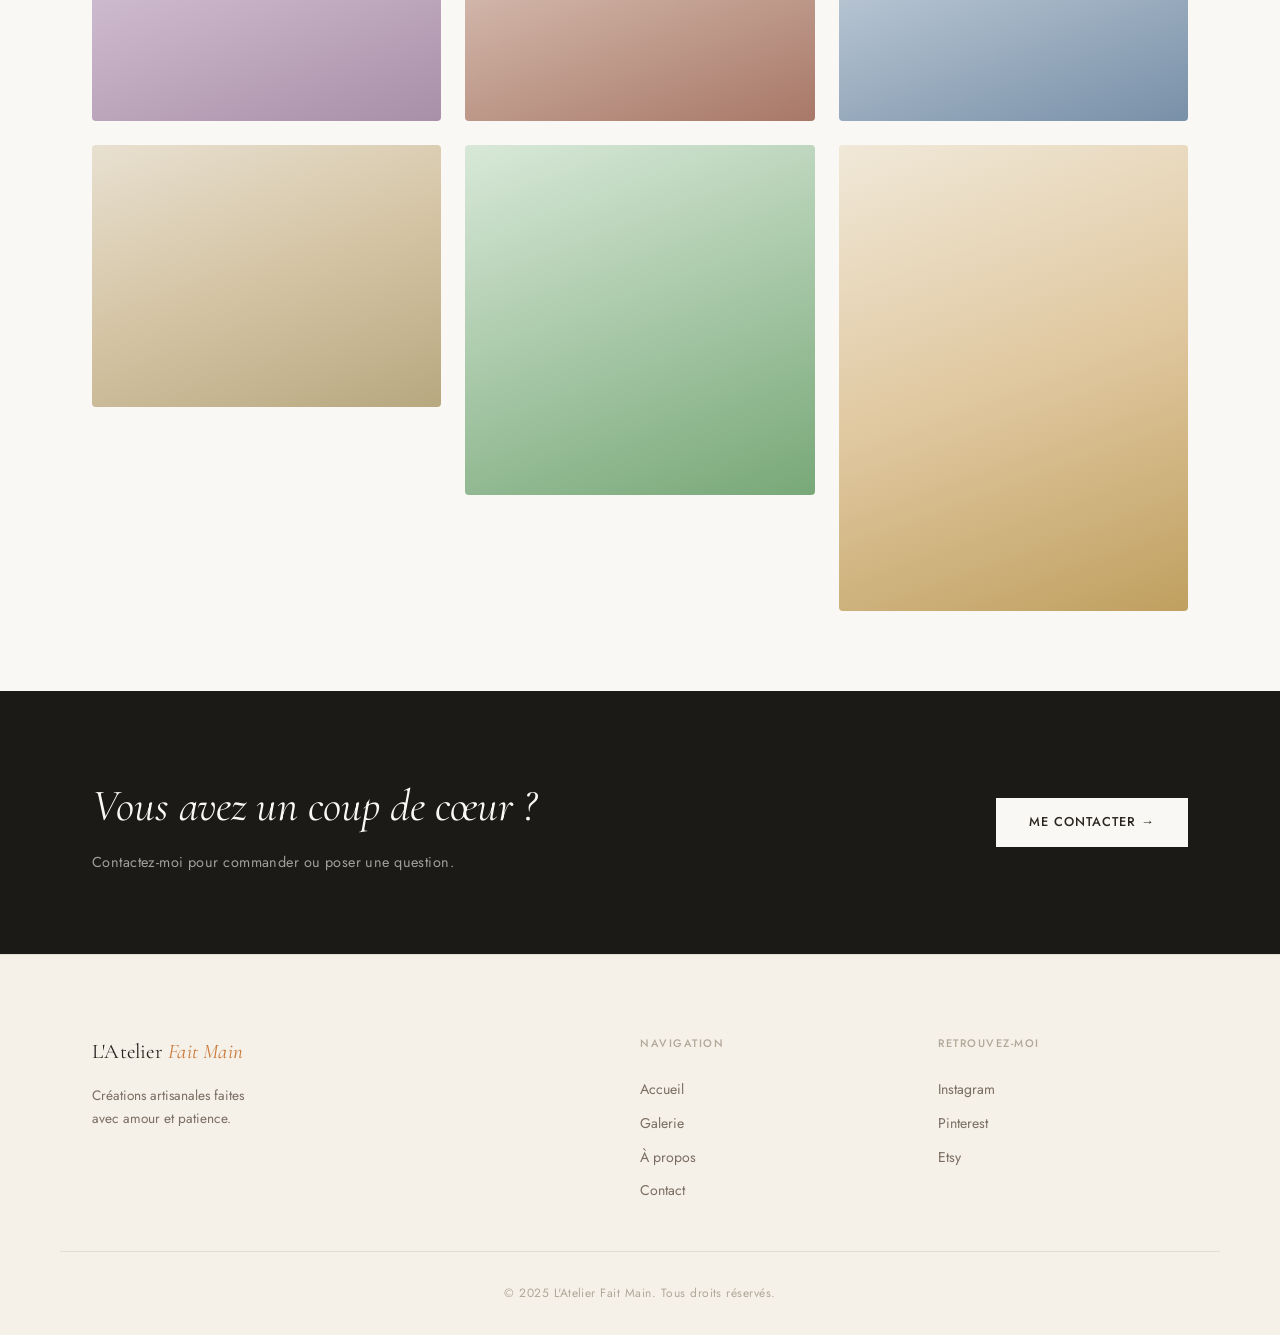
<file: atelier/pages/galerie.html>
<!DOCTYPE html>
<html lang="fr">
<head>
  <meta charset="UTF-8" />
  <meta name="viewport" content="width=device-width, initial-scale=1.0" />
  <title>Galerie — L'Atelier Fait Main</title>
  <meta name="description" content="Découvrez toutes les créations de L'Atelier Fait Main : dessins, peintures, port-clés et objets artisanaux." />
  <link rel="canonical" href="https://xynam.github.io/pages/galerie.html" />
  <link rel="icon" type="image/svg+xml" href="../assets/images/favicon.svg" />
  <link rel="preconnect" href="https://fonts.googleapis.com" />
  <link rel="preconnect" href="https://fonts.gstatic.com" crossorigin />
  <link href="https://fonts.googleapis.com/css2?family=Cormorant+Garamond:ital,wght@0,300;0,400;0,500;0,600;1,300;1,400&family=Jost:wght@300;400;500&display=swap" rel="stylesheet" />
  <link rel="stylesheet" href="../assets/css/main.css" />
  <link rel="stylesheet" href="../assets/css/galerie.css" />
</head>
<body>

  <nav class="nav" id="nav">
    <div class="nav__inner">
      <a href="../index.html" class="nav__logo">
        <span class="nav__logo-text">L'Atelier <em>Fait Main</em></span>
      </a>
      <ul class="nav__links">
        <li><a href="../index.html" class="nav__link">Accueil</a></li>
        <li><a href="galerie.html" class="nav__link nav__link--active">Galerie</a></li>
        <li><a href="about.html" class="nav__link">À propos</a></li>
        <li><a href="contact.html" class="nav__link">Contact</a></li>
      </ul>
      <button class="nav__hamburger" id="hamburger" aria-label="Menu">
        <span></span><span></span><span></span>
      </button>
    </div>
    <div class="nav__mobile" id="mobileMenu">
      <ul>
        <li><a href="../index.html">Accueil</a></li>
        <li><a href="galerie.html">Galerie</a></li>
        <li><a href="about.html">À propos</a></li>
        <li><a href="contact.html">Contact</a></li>
      </ul>
    </div>
  </nav>

  <section class="page-hero">
    <div class="container">
      <div class="page-hero__label reveal">Portfolio</div>
      <h1 class="reveal reveal--delay-1">La galerie</h1>
      <p class="reveal reveal--delay-2">Toutes mes créations, au même endroit. Chaque pièce est unique et faite à la main.</p>
    </div>
  </section>

  <section class="galerie section">
    <div class="container">

      <!-- Filter bar -->
      <div class="galerie__filter reveal">
        <button class="tag tag--active" data-filter="all">Tout voir</button>
        <button class="tag" data-filter="dessin">Dessins</button>
        <button class="tag" data-filter="peinture">Peintures</button>
        <button class="tag" data-filter="portcle">Port-clés</button>
        <button class="tag" data-filter="autre">Autres</button>
      </div>

      <!-- Gallery grid -->
      <div class="galerie__grid" id="galerieGrid">

        <div class="galerie__item reveal" data-cat="peinture">
          <div class="galerie__img" style="aspect-ratio:3/4">
            <div class="galerie__bg" style="background:linear-gradient(160deg,#e8ddd0,#c8b89a,#a89070)"></div>
            <div class="galerie__overlay">
              <div class="galerie__overlay-content">
                <span>Peinture</span>
                <h3>Sans titre #4</h3>
              </div>
            </div>
          </div>
        </div>

        <div class="galerie__item reveal reveal--delay-1" data-cat="dessin">
          <div class="galerie__img" style="aspect-ratio:4/3">
            <div class="galerie__bg" style="background:linear-gradient(160deg,#dde8dd,#b8ccb8,#92a892)"></div>
            <div class="galerie__overlay">
              <div class="galerie__overlay-content">
                <span>Dessin</span>
                <h3>Portrait au crayon</h3>
              </div>
            </div>
          </div>
        </div>

        <div class="galerie__item reveal reveal--delay-2" data-cat="portcle">
          <div class="galerie__img" style="aspect-ratio:1">
            <div class="galerie__bg" style="background:linear-gradient(160deg,#e8dde8,#ccb8cc,#a890a8)"></div>
            <div class="galerie__overlay">
              <div class="galerie__overlay-content">
                <span>Port-clé</span>
                <h3>Lune brodée</h3>
              </div>
            </div>
          </div>
        </div>

        <div class="galerie__item reveal" data-cat="peinture">
          <div class="galerie__img" style="aspect-ratio:4/3">
            <div class="galerie__bg" style="background:linear-gradient(160deg,#e8e0d0,#d4c4a4,#b8a880)"></div>
            <div class="galerie__overlay">
              <div class="galerie__overlay-content">
                <span>Peinture</span>
                <h3>Aquarelle florale</h3>
              </div>
            </div>
          </div>
        </div>

        <div class="galerie__item reveal reveal--delay-1" data-cat="dessin">
          <div class="galerie__img" style="aspect-ratio:3/4">
            <div class="galerie__bg" style="background:linear-gradient(160deg,#d0dde8,#a4b8c8,#7890a8)"></div>
            <div class="galerie__overlay">
              <div class="galerie__overlay-content">
                <span>Dessin</span>
                <h3>Étude de mains</h3>
              </div>
            </div>
          </div>
        </div>

        <div class="galerie__item reveal reveal--delay-2" data-cat="portcle">
          <div class="galerie__img" style="aspect-ratio:1">
            <div class="galerie__bg" style="background:linear-gradient(160deg,#e8e8d0,#c8c8a0,#a8a878)"></div>
            <div class="galerie__overlay">
              <div class="galerie__overlay-content">
                <span>Port-clé</span>
                <h3>Fleur en résine</h3>
              </div>
            </div>
          </div>
        </div>

        <div class="galerie__item reveal" data-cat="autre">
          <div class="galerie__img" style="aspect-ratio:4/3">
            <div class="galerie__bg" style="background:linear-gradient(160deg,#e8d8d0,#c8a89a,#a87868)"></div>
            <div class="galerie__overlay">
              <div class="galerie__overlay-content">
                <span>Autre</span>
                <h3>Carnet décoré</h3>
              </div>
            </div>
          </div>
        </div>

        <div class="galerie__item reveal reveal--delay-1" data-cat="peinture">
          <div class="galerie__img" style="aspect-ratio:1">
            <div class="galerie__bg" style="background:linear-gradient(160deg,#d8e8d8,#a8c8a8,#78a878)"></div>
            <div class="galerie__overlay">
              <div class="galerie__overlay-content">
                <span>Peinture</span>
                <h3>Feuilles d'automne</h3>
              </div>
            </div>
          </div>
        </div>

        <div class="galerie__item reveal reveal--delay-2" data-cat="dessin">
          <div class="galerie__img" style="aspect-ratio:3/4">
            <div class="galerie__bg" style="background:linear-gradient(160deg,#e0d8e8,#c0b0d0,#9888b0)"></div>
            <div class="galerie__overlay">
              <div class="galerie__overlay-content">
                <span>Dessin</span>
                <h3>Paysage imaginaire</h3>
              </div>
            </div>
          </div>
        </div>

        <div class="galerie__item reveal" data-cat="portcle">
          <div class="galerie__img" style="aspect-ratio:1">
            <div class="galerie__bg" style="background:linear-gradient(160deg,#e8e0d0,#d0c0a0,#b0a080)"></div>
            <div class="galerie__overlay">
              <div class="galerie__overlay-content">
                <span>Port-clé</span>
                <h3>Étoile en argile</h3>
              </div>
            </div>
          </div>
        </div>

        <div class="galerie__item reveal reveal--delay-1" data-cat="autre">
          <div class="galerie__img" style="aspect-ratio:4/3">
            <div class="galerie__bg" style="background:linear-gradient(160deg,#d8e0e8,#a8b8c8,#7890a8)"></div>
            <div class="galerie__overlay">
              <div class="galerie__overlay-content">
                <span>Autre</span>
                <h3>Marque-pages illustrés</h3>
              </div>
            </div>
          </div>
        </div>

        <div class="galerie__item reveal reveal--delay-2" data-cat="peinture">
          <div class="galerie__img" style="aspect-ratio:3/4">
            <div class="galerie__bg" style="background:linear-gradient(160deg,#f0e8d8,#e0c8a0,#c0a060)"></div>
            <div class="galerie__overlay">
              <div class="galerie__overlay-content">
                <span>Peinture</span>
                <h3>Coucher de soleil</h3>
              </div>
            </div>
          </div>
        </div>

      </div>

      <div class="galerie__empty" id="galerieEmpty" hidden>
        <p>Aucune création dans cette catégorie pour l'instant.</p>
      </div>

    </div>
  </section>

  <section class="cta-band section section--dark">
    <div class="container cta-band__inner reveal">
      <div>
        <h2>Vous avez un coup de cœur ?</h2>
        <p>Contactez-moi pour commander ou poser une question.</p>
      </div>
      <a href="contact.html" class="btn btn--cream">Me contacter →</a>
    </div>
  </section>

  <footer class="footer">
    <div class="container footer__inner">
      <div class="footer__brand">
        <a href="../index.html" class="nav__logo">
          <span class="nav__logo-text">L'Atelier <em>Fait Main</em></span>
        </a>
        <p>Créations artisanales faites<br/>avec amour et patience.</p>
      </div>
      <div class="footer__nav">
        <h4>Navigation</h4>
        <ul>
          <li><a href="../index.html">Accueil</a></li>
          <li><a href="galerie.html">Galerie</a></li>
          <li><a href="about.html">À propos</a></li>
          <li><a href="contact.html">Contact</a></li>
        </ul>
      </div>
      <div class="footer__social">
        <h4>Retrouvez-moi</h4>
        <ul>
          <li><a href="#">Instagram</a></li>
          <li><a href="#">Pinterest</a></li>
          <li><a href="#">Etsy</a></li>
        </ul>
      </div>
    </div>
    <div class="container footer__bottom">
      <p>© 2025 L'Atelier Fait Main. Tous droits réservés.</p>
    </div>
  </footer>

  <script src="../assets/js/main.js"></script>
  <script src="../assets/js/galerie.js"></script>
</body>
</html>
</file>
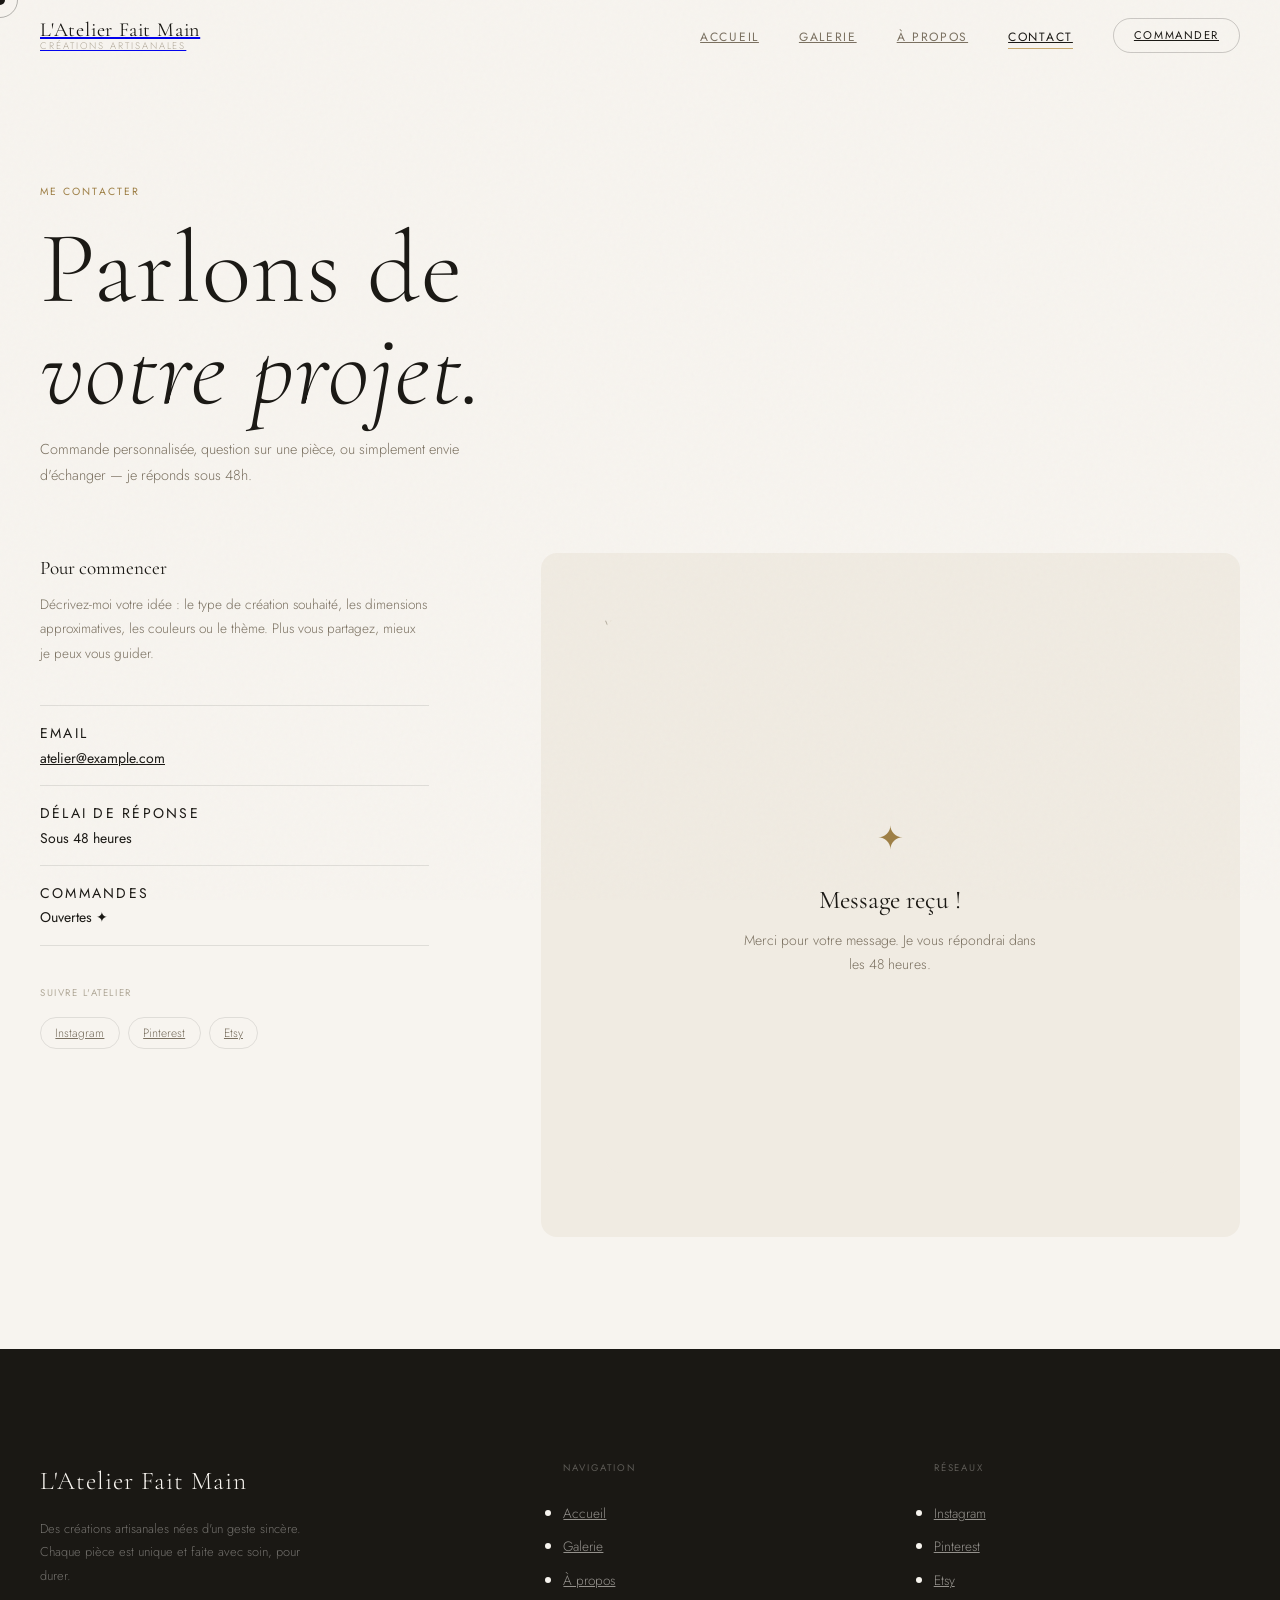
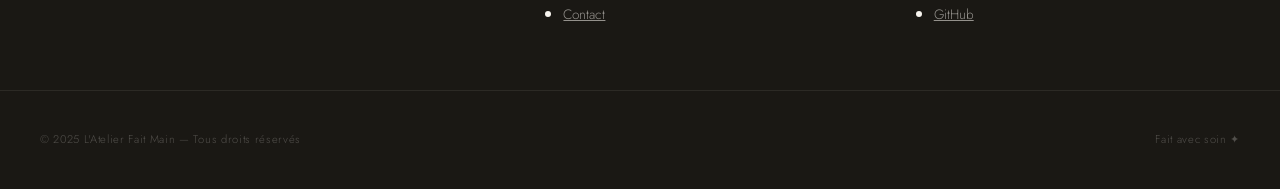
<file: portfolio-site/pages/contact.html>
<!DOCTYPE html>
<html lang="fr">
<head>
  <meta charset="UTF-8" />
  <meta name="viewport" content="width=device-width, initial-scale=1.0" />
  <title>Contact — L'Atelier Fait Main</title>
  <meta name="description" content="Contactez L'Atelier Fait Main pour une commande personnalisée ou toute question sur les créations." />
  <meta name="robots" content="index, follow" />
  <link rel="canonical" href="https://xynam.github.io/Portfolio/pages/contact.html" />
  <link rel="icon" type="image/svg+xml" href="../assets/images/favicon.svg" />
  <link rel="preconnect" href="https://fonts.googleapis.com" />
  <link rel="preconnect" href="https://fonts.gstatic.com" crossorigin />
  <link href="https://fonts.googleapis.com/css2?family=Cormorant+Garamond:ital,wght@0,300;0,400;0,500;1,300;1,400&family=Jost:wght@300;400;500&display=swap" rel="stylesheet" />
  <link rel="stylesheet" href="../assets/css/main.css" />
  <link rel="stylesheet" href="../assets/css/contact.css" />
</head>
<body>

  <div class="cursor" id="cursor"></div>
  <div class="cursor cursor--ring" id="cursorRing"></div>

  <nav class="nav" id="nav">
    <div class="nav__inner">
      <a href="../index.html" class="nav__logo">
        <span class="nav__logo-main">L'Atelier Fait Main</span>
        <span class="nav__logo-sub">Créations artisanales</span>
      </a>
      <ul class="nav__links">
        <li><a href="../index.html" class="nav__link">Accueil</a></li>
        <li><a href="galerie.html" class="nav__link">Galerie</a></li>
        <li><a href="a-propos.html" class="nav__link">À propos</a></li>
        <li><a href="contact.html" class="nav__link nav__link--active">Contact</a></li>
      </ul>
      <a href="contact.html" class="nav__contact">Commander</a>
      <button class="nav__hamburger" id="hamburger" aria-label="Menu">
        <span></span><span></span><span></span>
      </button>
    </div>
    <div class="nav__mobile" id="mobileMenu">
      <a href="../index.html">Accueil</a>
      <a href="galerie.html">Galerie</a>
      <a href="a-propos.html">À propos</a>
      <a href="contact.html">Contact</a>
    </div>
  </nav>

  <!-- En-tête -->
  <section class="page-hero section">
    <div class="container page-hero__inner">
      <span class="section__eyebrow reveal">Me contacter</span>
      <h1 class="reveal reveal--delay-1">Parlons de<br/><em>votre projet.</em></h1>
      <p class="section__desc reveal reveal--delay-2">Commande personnalisée, question sur une pièce, ou simplement envie d'échanger — je réponds sous 48h.</p>
    </div>
  </section>

  <!-- Contact -->
  <section class="contact section" style="padding-top: 0;">
    <div class="container contact__layout">

      <aside class="contact__aside">
        <div class="contact__bloc reveal">
          <h3>Pour commencer</h3>
          <p>Décrivez-moi votre idée : le type de création souhaité, les dimensions approximatives, les couleurs ou le thème. Plus vous partagez, mieux je peux vous guider.</p>
        </div>
        <div class="contact__details reveal reveal--delay-1">
          <div class="contact__detail">
            <span class="contact__detail-label">Email</span>
            <a href="mailto:atelier@example.com">atelier@example.com</a>
          </div>
          <div class="contact__detail">
            <span class="contact__detail-label">Délai de réponse</span>
            <span>Sous 48 heures</span>
          </div>
          <div class="contact__detail">
            <span class="contact__detail-label">Commandes</span>
            <span>Ouvertes ✦</span>
          </div>
        </div>
        <div class="contact__reseaux reveal reveal--delay-2">
          <h4>Suivre l'atelier</h4>
          <div class="contact__reseaux-liens">
            <a href="#">Instagram</a>
            <a href="#">Pinterest</a>
            <a href="#">Etsy</a>
          </div>
        </div>
      </aside>

      <!-- Formulaire -->
      <div class="contact__form-wrap reveal reveal--delay-1">
        <form class="contact__form" id="contactForm" novalidate>
          <div class="form__rangee">
            <div class="form__groupe">
              <label for="nom">Votre nom *</label>
              <input type="text" id="nom" name="nom" placeholder="Marie Dupont" required autocomplete="name" />
              <span class="form__erreur" id="nomErreur"></span>
            </div>
            <div class="form__groupe">
              <label for="email">Email *</label>
              <input type="email" id="email" name="email" placeholder="marie@example.com" required autocomplete="email" />
              <span class="form__erreur" id="emailErreur"></span>
            </div>
          </div>
          <div class="form__groupe">
            <label for="type">Type de création</label>
            <select id="type" name="type">
              <option value="" disabled selected>Choisir…</option>
              <option value="dessin">Dessin / Illustration</option>
              <option value="tableau">Tableau / Peinture</option>
              <option value="portcle">Port-clé</option>
              <option value="autre">Autre objet artisanal</option>
              <option value="surprise">Surprise / Cadeau</option>
            </select>
          </div>
          <div class="form__groupe">
            <label for="budget">Budget approximatif</label>
            <select id="budget" name="budget">
              <option value="" disabled selected>Choisir…</option>
              <option value="<20">Moins de 20 €</option>
              <option value="20-50">20 € – 50 €</option>
              <option value="50-100">50 € – 100 €</option>
              <option value="100+">Plus de 100 €</option>
              <option value="nsp">Je ne sais pas encore</option>
            </select>
          </div>
          <div class="form__groupe">
            <label for="message">Décrivez votre projet *</label>
            <textarea id="message" name="message" rows="5" placeholder="Racontez-moi votre idée : dimensions, couleurs, occasion, destinataire…" required></textarea>
            <span class="form__erreur" id="messageErreur"></span>
          </div>
          <div class="form__pied">
            <button type="submit" class="btn btn--dark" id="submitBtn">
              <span class="btn__text">Envoyer le message</span>
              <span class="btn__chargement" hidden>Envoi en cours…</span>
            </button>
          </div>
          <div class="form__succes" id="formSucces" hidden>
            <div class="form__succes-icone">✦</div>
            <h4>Message reçu !</h4>
            <p>Merci pour votre message. Je vous répondrai dans les 48 heures.</p>
          </div>
        </form>
      </div>

    </div>
  </section>

  <footer class="footer">
    <div class="container footer__inner">
      <div class="footer__brand">
        <div class="footer__brand-name">L'Atelier Fait Main</div>
        <p>Des créations artisanales nées d'un geste sincère. Chaque pièce est unique et faite avec soin, pour durer.</p>
      </div>
      <div class="footer__col">
        <h4>Navigation</h4>
        <ul>
          <li><a href="../index.html">Accueil</a></li>
          <li><a href="galerie.html">Galerie</a></li>
          <li><a href="a-propos.html">À propos</a></li>
          <li><a href="contact.html">Contact</a></li>
        </ul>
      </div>
      <div class="footer__col">
        <h4>Réseaux</h4>
        <ul>
          <li><a href="#">Instagram</a></li>
          <li><a href="#">Pinterest</a></li>
          <li><a href="#">Etsy</a></li>
          <li><a href="#">GitHub</a></li>
        </ul>
      </div>
    </div>
    <div class="container footer__bottom">
      <p>© 2025 L'Atelier Fait Main — Tous droits réservés</p>
      <p>Fait avec soin ✦</p>
    </div>
  </footer>

  <script src="../assets/js/main.js"></script>
  <script src="../assets/js/contact.js"></script>
</body>
</html>
</file>
<file: assets/css/main.css>
/* ============================================
   MAIN.CSS — L'Atelier Fait Main
   Galerie minimaliste contemporaine
   ============================================ */

@import url('https://fonts.googleapis.com/css2?family=Cormorant+Garamond:ital,wght@0,300;0,400;0,500;1,300;1,400&family=Jost:wght@300;400;500&display=swap');

*, *::before, *::after { box-sizing: border-box; margin: 0; padding: 0; }

html {
  font-size: 16px;
  scroll-behavior: smooth;
}

body {
  font-family: var(--font-body);
  background: var(--bg);
  color: var(--text);
  line-height: 1.6;
  overflow-x: hidden;
  -webkit-font-smoothing: antialiased;
  cursor: none;
}

/* --- Tokens --- */
:root {
  --bg:           #f7f4ef;
  --bg-warm:      #f0ebe2;
  --bg-dark:      #1a1814;
  --bg-card:      #ffffff;

  --text:         #1a1814;
  --text-muted:   #7a7060;
  --text-faint:   #b0a898;
  --text-light:   #f7f4ef;

  --accent:       #c8a96e;
  --accent-dark:  #9e7f45;
  --accent-light: #e8d5b0;

  --border:       rgba(26,24,20,0.1);
  --border-dark:  rgba(26,24,20,0.2);

  --font-display: 'Cormorant Garamond', Georgia, serif;
  --font-body:    'Jost', sans-serif;

  --space-xs:  0.25rem;
  --space-sm:  0.5rem;
  --space-md:  1rem;
  --space-lg:  1.5rem;
  --space-xl:  2.5rem;
  --space-2xl: 4rem;
  --space-3xl: 7rem;

  --radius-sm:   4px;
  --radius-md:   8px;
  --radius-lg:   16px;
  --radius-full: 9999px;

  --ease: cubic-bezier(0.4, 0, 0.2, 1);
  --ease-out: cubic-bezier(0, 0, 0.2, 1);
  --duration: 0.4s;

  --nav-h: 72px;
}

/* --- Curseur personnalisé --- */
.cursor {
  position: fixed;
  top: 0; left: 0;
  width: 10px; height: 10px;
  background: var(--text);
  border-radius: 50%;
  pointer-events: none;
  z-index: 9999;
  transform: translate(-50%, -50%);
  transition: width 0.3s var(--ease), height 0.3s var(--ease),
              background 0.3s, opacity 0.3s;
  mix-blend-mode: multiply;
}
.cursor--ring {
  width: 36px; height: 36px;
  background: transparent;
  border: 1px solid rgba(26,24,20,0.3);
  transition: width 0.5s var(--ease), height 0.5s var(--ease),
              transform 0.12s linear, opacity 0.3s;
}
.cursor--hover { width: 48px; height: 48px; background: var(--accent); opacity: 0.5; }
.cursor--ring.cursor--hover { width: 64px; height: 64px; border-color: var(--accent); }

/* --- Grain overlay --- */
body::before {
  content: '';
  position: fixed;
  inset: 0;
  background-image: url("data:image/svg+xml,%3Csvg viewBox='0 0 256 256' xmlns='http://www.w3.org/2000/svg'%3E%3Cfilter id='noise'%3E%3CfeTurbulence type='fractalNoise' baseFrequency='0.9' numOctaves='4' stitchTiles='stitch'/%3E%3C/filter%3E%3Crect width='100%25' height='100%25' filter='url(%23noise)' opacity='1'/%3E%3C/svg%3E");
  opacity: 0.025;
  pointer-events: none;
  z-index: 9998;
}

/* --- Conteneur --- */
.container {
  width: 100%;
  max-width: 1280px;
  margin: 0 auto;
  padding: 0 var(--space-xl);
}

.section { padding: var(--space-3xl) 0; }
.section--warm { background: var(--bg-warm); }
.section--dark { background: var(--bg-dark); }

/* --- Navigation --- */
.nav {
  position: fixed;
  top: 0; left: 0; right: 0;
  z-index: 100;
  height: var(--nav-h);
  transition: background var(--duration) var(--ease),
              border-color var(--duration);
  border-bottom: 1px solid transparent;
}
.nav.scrolled {
  background: rgba(247,244,239,0.92);
  backdrop-filter: blur(16px);
  -webkit-backdrop-filter: blur(16px);
  border-bottom-color: var(--border);
}
.nav__inner {
  display: flex;
  align-items: center;
  height: 100%;
  max-width: 1280px;
  margin: 0 auto;
  padding: 0 var(--space-xl);
}
.nav__logo {
  margin-right: auto;
  display: flex;
  flex-direction: column;
  line-height: 1.1;
}
.nav__logo-main {
  font-family: var(--font-display);
  font-size: 1.25rem;
  font-weight: 400;
  letter-spacing: 0.04em;
  color: var(--text);
}
.nav__logo-sub {
  font-size: 0.6rem;
  font-weight: 300;
  letter-spacing: 0.2em;
  text-transform: uppercase;
  color: var(--text-faint);
}
.nav__links {
  display: flex;
  gap: var(--space-xl);
  list-style: none;
}
.nav__link {
  font-size: 0.75rem;
  font-weight: 400;
  letter-spacing: 0.14em;
  text-transform: uppercase;
  color: var(--text-muted);
  position: relative;
  transition: color var(--duration);
}
.nav__link::after {
  content: '';
  position: absolute;
  bottom: -3px; left: 0;
  width: 0; height: 1px;
  background: var(--accent);
  transition: width var(--duration) var(--ease);
}
.nav__link:hover,
.nav__link--active { color: var(--text); }
.nav__link:hover::after,
.nav__link--active::after { width: 100%; }

.nav__contact {
  font-size: 0.7rem;
  font-weight: 400;
  letter-spacing: 0.14em;
  text-transform: uppercase;
  color: var(--text);
  border: 1px solid var(--border-dark);
  padding: 0.5rem 1.25rem;
  border-radius: var(--radius-full);
  transition: all var(--duration);
  margin-left: var(--space-xl);
}
.nav__contact:hover {
  background: var(--text);
  color: var(--bg);
}
.nav__hamburger {
  display: none;
  flex-direction: column;
  gap: 5px;
  padding: 4px;
  margin-left: auto;
}
.nav__hamburger span {
  display: block;
  width: 22px; height: 1px;
  background: var(--text);
  transition: all var(--duration) var(--ease);
  transform-origin: center;
}
.nav__hamburger.open span:nth-child(1) { transform: translateY(6px) rotate(45deg); }
.nav__hamburger.open span:nth-child(2) { opacity: 0; }
.nav__hamburger.open span:nth-child(3) { transform: translateY(-6px) rotate(-45deg); }

.nav__mobile {
  display: none;
  position: fixed;
  inset: 0;
  top: var(--nav-h);
  background: var(--bg);
  padding: var(--space-2xl) var(--space-xl);
  z-index: 99;
}
.nav__mobile.open { display: flex; flex-direction: column; gap: var(--space-lg); }
.nav__mobile a {
  font-family: var(--font-display);
  font-size: 2.5rem;
  font-weight: 300;
  color: var(--text);
  letter-spacing: 0.02em;
}

/* --- En-têtes de section --- */
.section__eyebrow {
  font-size: 0.65rem;
  font-weight: 400;
  letter-spacing: 0.2em;
  text-transform: uppercase;
  color: var(--accent-dark);
  margin-bottom: var(--space-md);
  display: block;
}
.section__title {
  font-family: var(--font-display);
  font-size: clamp(2.2rem, 5vw, 3.8rem);
  font-weight: 300;
  line-height: 1.1;
  letter-spacing: 0.01em;
  color: var(--text);
}
.section__title em {
  font-style: italic;
  font-weight: 300;
}
.section__title--light { color: var(--text-light); }
.section__desc {
  font-size: 0.9rem;
  font-weight: 300;
  color: var(--text-muted);
  line-height: 1.8;
  max-width: 480px;
  margin-top: var(--space-md);
}

/* --- Boutons --- */
.btn {
  display: inline-flex;
  align-items: center;
  gap: var(--space-sm);
  font-family: var(--font-body);
  font-size: 0.7rem;
  font-weight: 400;
  letter-spacing: 0.14em;
  text-transform: uppercase;
  transition: all var(--duration) var(--ease);
  white-space: nowrap;
}
.btn--dark {
  background: var(--text);
  color: var(--bg);
  padding: 0.9rem 2rem;
  border-radius: var(--radius-full);
}
.btn--dark:hover {
  background: var(--accent-dark);
  transform: translateY(-2px);
}
.btn--outline {
  border: 1px solid var(--border-dark);
  color: var(--text);
  padding: 0.85rem 1.75rem;
  border-radius: var(--radius-full);
}
.btn--outline:hover {
  background: var(--text);
  color: var(--bg);
}
.btn--outline-light {
  border: 1px solid rgba(247,244,239,0.3);
  color: var(--text-light);
  padding: 0.85rem 1.75rem;
  border-radius: var(--radius-full);
}
.btn--outline-light:hover {
  background: var(--text-light);
  color: var(--text);
}
.btn__arrow { transition: transform var(--duration) var(--ease); }
.btn:hover .btn__arrow { transform: translateX(5px); }

/* --- Tags --- */
.tag {
  font-size: 0.6rem;
  font-weight: 400;
  letter-spacing: 0.14em;
  text-transform: uppercase;
  color: var(--text-muted);
  border: 1px solid var(--border-dark);
  padding: 0.3rem 0.75rem;
  border-radius: var(--radius-full);
}

/* --- Ligne décorative --- */
.divider {
  width: 40px;
  height: 1px;
  background: var(--accent);
  margin: var(--space-lg) 0;
}

/* --- Galerie grille principale --- */
.gallery-grid {
  display: grid;
  grid-template-columns: repeat(3, 1fr);
  gap: 1px;
  background: var(--border);
}
.gallery-grid--masonry {
  display: grid;
  grid-template-columns: repeat(3, 1fr);
  gap: var(--space-md);
}

.gallery-item {
  background: var(--bg-card);
  overflow: hidden;
  position: relative;
  cursor: none;
}
.gallery-item__img {
  width: 100%;
  aspect-ratio: 3/4;
  overflow: hidden;
  position: relative;
}
.gallery-item--wide .gallery-item__img { aspect-ratio: 4/3; }
.gallery-item--square .gallery-item__img { aspect-ratio: 1; }

.gallery-item__placeholder {
  width: 100%; height: 100%;
  transition: transform 0.8s var(--ease);
  display: flex;
  align-items: center;
  justify-content: center;
}
.gallery-item:hover .gallery-item__placeholder { transform: scale(1.04); }

.gallery-item__overlay {
  position: absolute;
  inset: 0;
  background: rgba(26,24,20,0);
  display: flex;
  flex-direction: column;
  justify-content: flex-end;
  padding: var(--space-lg);
  transition: background 0.5s var(--ease);
}
.gallery-item:hover .gallery-item__overlay {
  background: rgba(26,24,20,0.45);
}
.gallery-item__info {
  transform: translateY(12px);
  opacity: 0;
  transition: transform 0.4s var(--ease), opacity 0.4s var(--ease);
}
.gallery-item:hover .gallery-item__info { transform: translateY(0); opacity: 1; }
.gallery-item__info h3 {
  font-family: var(--font-display);
  font-size: 1.2rem;
  font-weight: 400;
  color: #fff;
  margin-bottom: var(--space-xs);
}
.gallery-item__info span {
  font-size: 0.65rem;
  letter-spacing: 0.14em;
  text-transform: uppercase;
  color: rgba(255,255,255,0.65);
}

.gallery-item__body {
  padding: var(--space-md) var(--space-md) var(--space-lg);
  border-top: 1px solid var(--border);
}
.gallery-item__body h3 {
  font-family: var(--font-display);
  font-size: 1.05rem;
  font-weight: 400;
  color: var(--text);
  margin-bottom: var(--space-xs);
}
.gallery-item__body span {
  font-size: 0.65rem;
  letter-spacing: 0.12em;
  text-transform: uppercase;
  color: var(--text-faint);
}

/* --- Pied de page --- */
.footer {
  background: var(--bg-dark);
  color: var(--text-light);
  padding: var(--space-3xl) 0 var(--space-xl);
}
.footer__inner {
  display: grid;
  grid-template-columns: 1.5fr 1fr 1fr;
  gap: var(--space-2xl);
  padding-bottom: var(--space-2xl);
  border-bottom: 1px solid rgba(247,244,239,0.08);
  margin-bottom: var(--space-xl);
}
.footer__brand-name {
  font-family: var(--font-display);
  font-size: 1.6rem;
  font-weight: 300;
  letter-spacing: 0.04em;
  color: var(--text-light);
  margin-bottom: var(--space-sm);
}
.footer__brand p {
  font-size: 0.8rem;
  font-weight: 300;
  color: rgba(247,244,239,0.4);
  line-height: 1.8;
  max-width: 280px;
  margin-top: var(--space-md);
}
.footer__col h4 {
  font-size: 0.6rem;
  font-weight: 400;
  letter-spacing: 0.2em;
  text-transform: uppercase;
  color: rgba(247,244,239,0.3);
  margin-bottom: var(--space-lg);
}
.footer__col ul { display: flex; flex-direction: column; gap: var(--space-sm); }
.footer__col a {
  font-size: 0.85rem;
  font-weight: 300;
  color: rgba(247,244,239,0.55);
  transition: color var(--duration);
}
.footer__col a:hover { color: var(--text-light); }
.footer__bottom {
  display: flex;
  justify-content: space-between;
  align-items: center;
}
.footer__bottom p {
  font-size: 0.7rem;
  font-weight: 300;
  letter-spacing: 0.06em;
  color: rgba(247,244,239,0.25);
}

/* --- Reveal animations --- */
.reveal {
  opacity: 0;
  transform: translateY(24px);
  transition: opacity 0.8s var(--ease-out), transform 0.8s var(--ease-out);
}
.reveal.visible { opacity: 1; transform: translateY(0); }
.reveal--delay-1 { transition-delay: 0.12s; }
.reveal--delay-2 { transition-delay: 0.24s; }
.reveal--delay-3 { transition-delay: 0.36s; }
.reveal--delay-4 { transition-delay: 0.48s; }
.reveal--left {
  transform: translateX(-24px);
  transition: opacity 0.8s var(--ease-out), transform 0.8s var(--ease-out);
}
.reveal--left.visible { transform: translateX(0); }

/* --- En-tête de page intérieure --- */
.page-hero {
  padding-top: calc(var(--nav-h) + var(--space-3xl));
  padding-bottom: var(--space-2xl);
}
.page-hero__inner {
  display: flex;
  flex-direction: column;
}
.page-hero h1 {
  font-family: var(--font-display);
  font-size: clamp(3rem, 8vw, 7rem);
  font-weight: 300;
  letter-spacing: 0.01em;
  line-height: 1.0;
  color: var(--text);
}
.page-hero h1 em { font-style: italic; }

/* --- Responsive --- */
@media (max-width: 900px) {
  .gallery-grid,
  .gallery-grid--masonry { grid-template-columns: repeat(2, 1fr); }
  .footer__inner { grid-template-columns: 1fr 1fr; }
  .footer__brand { grid-column: 1 / -1; }
}
@media (max-width: 768px) {
  :root { --space-3xl: 4rem; }
  .nav__links, .nav__contact { display: none; }
  .nav__hamburger { display: flex; }
  .container { padding: 0 var(--space-lg); }
  body { cursor: auto; }
  .cursor, .cursor--ring { display: none; }
}
@media (max-width: 560px) {
  .gallery-grid,
  .gallery-grid--masonry { grid-template-columns: 1fr; }
  .footer__inner { grid-template-columns: 1fr; }
  .footer__bottom { flex-direction: column; gap: var(--space-sm); text-align: center; }
}
</file>
<file: assets/css/home.css>
/* ============================================
   HOME.CSS — Accueil
   ============================================ */

/* --- Hero --- */
.hero {
  min-height: 100vh;
  display: grid;
  grid-template-columns: 1fr 1fr;
  padding-top: var(--nav-h);
  overflow: hidden;
}
.hero__left {
  display: flex;
  align-items: center;
  padding: var(--space-3xl) var(--space-2xl) var(--space-3xl) calc(var(--space-xl) + max(0px, (100vw - 1280px) / 2));
}
.hero__right {
  position: relative;
  background: var(--bg-warm);
  display: flex;
  align-items: center;
  justify-content: center;
  padding: var(--space-2xl);
}

.hero__eyebrow {
  display: flex;
  align-items: center;
  gap: var(--space-md);
  font-size: 0.65rem;
  font-weight: 400;
  letter-spacing: 0.2em;
  text-transform: uppercase;
  color: var(--text-faint);
  margin-bottom: var(--space-xl);
}
.hero__line {
  display: block;
  width: 32px; height: 1px;
  background: var(--accent);
}
.hero__title {
  font-family: var(--font-display);
  font-size: clamp(3.5rem, 6vw, 6.5rem);
  font-weight: 300;
  line-height: 1.0;
  letter-spacing: 0.01em;
  color: var(--text);
  margin-bottom: var(--space-xl);
}
.hero__title em { font-style: italic; }
.hero__desc {
  font-size: 0.9rem;
  font-weight: 300;
  color: var(--text-muted);
  line-height: 1.85;
  max-width: 380px;
  margin-bottom: var(--space-2xl);
}
.hero__actions {
  display: flex;
  gap: var(--space-md);
  flex-wrap: wrap;
}

/* Mosaïque d'images */
.hero__mosaic {
  display: grid;
  grid-template-columns: 1fr 1fr;
  grid-template-rows: 1fr 1fr;
  gap: 8px;
  width: 100%;
  max-width: 480px;
  aspect-ratio: 1;
}
.hero__mosaic-item {
  overflow: hidden;
  border-radius: var(--radius-md);
}
.hero__mosaic-item--1 { border-radius: var(--radius-lg) var(--radius-sm) var(--radius-sm) var(--radius-lg); }
.hero__mosaic-item--4 { border-radius: var(--radius-sm) var(--radius-lg) var(--radius-lg) var(--radius-sm); }

.hero__img-placeholder {
  width: 100%; height: 100%;
  display: flex;
  align-items: flex-end;
  padding: var(--space-sm) var(--space-md);
  transition: transform 0.8s var(--ease);
}
.hero__mosaic-item:hover .hero__img-placeholder { transform: scale(1.06); }
.hero__img-placeholder span {
  font-size: 0.6rem;
  font-weight: 400;
  letter-spacing: 0.14em;
  text-transform: uppercase;
  color: rgba(26,24,20,0.4);
}

.hero__stat-float {
  position: absolute;
  bottom: var(--space-2xl);
  left: var(--space-lg);
  background: var(--bg-card);
  border: 1px solid var(--border);
  border-radius: var(--radius-md);
  padding: var(--space-md) var(--space-lg);
  box-shadow: 0 8px 32px rgba(26,24,20,0.08);
}
.hero__stat-float strong {
  display: block;
  font-family: var(--font-display);
  font-size: 1.8rem;
  font-weight: 400;
  letter-spacing: -0.02em;
  color: var(--text);
  line-height: 1.1;
}
.hero__stat-float span {
  font-size: 0.65rem;
  font-weight: 400;
  letter-spacing: 0.14em;
  text-transform: uppercase;
  color: var(--text-faint);
}

/* --- Catégories --- */
.categories__header {
  margin-bottom: var(--space-2xl);
}
.categories__grid {
  display: grid;
  grid-template-columns: repeat(3, 1fr);
  gap: var(--space-md);
}
.category-card {
  display: block;
  background: var(--bg-card);
  border: 1px solid var(--border);
  border-radius: var(--radius-lg);
  overflow: hidden;
  transition: transform var(--duration) var(--ease),
              box-shadow var(--duration),
              border-color var(--duration);
}
.category-card:hover {
  transform: translateY(-6px);
  box-shadow: 0 16px 48px rgba(26,24,20,0.08);
  border-color: var(--border-dark);
}
.category-card__img {
  position: relative;
  aspect-ratio: 4/3;
  overflow: hidden;
}
.category-card__placeholder {
  width: 100%; height: 100%;
  transition: transform 0.7s var(--ease);
}
.category-card:hover .category-card__placeholder { transform: scale(1.05); }
.category-card__num {
  position: absolute;
  top: var(--space-md); right: var(--space-md);
  font-size: 0.65rem;
  font-weight: 400;
  letter-spacing: 0.14em;
  color: rgba(26,24,20,0.35);
  background: rgba(247,244,239,0.7);
  padding: 0.25rem 0.6rem;
  border-radius: var(--radius-full);
  backdrop-filter: blur(4px);
}
.category-card__body { padding: var(--space-lg); }
.category-card__body h3 {
  font-family: var(--font-display);
  font-size: 1.4rem;
  font-weight: 400;
  color: var(--text);
  margin-bottom: var(--space-sm);
}
.category-card__body p {
  font-size: 0.825rem;
  font-weight: 300;
  color: var(--text-muted);
  line-height: 1.7;
  margin-bottom: var(--space-md);
}
.category-card__link {
  font-size: 0.7rem;
  font-weight: 400;
  letter-spacing: 0.1em;
  text-transform: uppercase;
  color: var(--accent-dark);
  transition: letter-spacing var(--duration);
}
.category-card:hover .category-card__link { letter-spacing: 0.18em; }

/* --- Sélection header --- */
.selection__header {
  display: flex;
  align-items: flex-end;
  justify-content: space-between;
  margin-bottom: var(--space-2xl);
  gap: var(--space-lg);
}

/* --- Processus --- */
.process__header {
  margin-bottom: var(--space-2xl);
}
.process__steps {
  display: grid;
  grid-template-columns: repeat(4, 1fr);
  gap: var(--space-xl);
  border-top: 1px solid rgba(247,244,239,0.08);
  padding-top: var(--space-2xl);
}
.process__step-num {
  font-family: var(--font-display);
  font-size: 0.7rem;
  font-weight: 400;
  letter-spacing: 0.14em;
  color: var(--accent);
  margin-bottom: var(--space-lg);
}
.process__step h3 {
  font-family: var(--font-display);
  font-size: 1.2rem;
  font-weight: 400;
  color: var(--text-light);
  margin-bottom: var(--space-sm);
}
.process__step p {
  font-size: 0.825rem;
  font-weight: 300;
  color: rgba(247,244,239,0.45);
  line-height: 1.8;
}

/* --- CTA section --- */
.cta-section__inner {
  display: grid;
  grid-template-columns: 1fr 1fr;
  gap: var(--space-3xl);
  align-items: center;
  border-top: 1px solid var(--border);
  padding-top: var(--space-3xl);
}
.cta-section__frame {
  position: relative;
}
.cta-section__placeholder {
  width: 100%;
  aspect-ratio: 4/5;
  border-radius: var(--radius-lg);
}
.cta-section__frame::before {
  content: '';
  position: absolute;
  inset: -12px -12px 12px 12px;
  border: 1px solid var(--border-dark);
  border-radius: var(--radius-lg);
  z-index: -1;
}

/* --- Responsive --- */
@media (max-width: 960px) {
  .hero {
    grid-template-columns: 1fr;
    min-height: auto;
  }
  .hero__left {
    padding: var(--space-3xl) var(--space-lg);
  }
  .hero__right {
    padding: var(--space-xl) var(--space-lg);
    min-height: 60vw;
  }
  .categories__grid { grid-template-columns: 1fr 1fr; }
  .process__steps { grid-template-columns: 1fr 1fr; }
  .cta-section__inner { grid-template-columns: 1fr; }
  .cta-section__visual { display: none; }
}
@media (max-width: 600px) {
  .categories__grid { grid-template-columns: 1fr; }
  .process__steps { grid-template-columns: 1fr; }
  .selection__header { flex-direction: column; align-items: flex-start; }
}
</file>
<file: atelier/assets/css/main.css>
/* ============================================
   MAIN.CSS — L'Atelier Fait Main
   Design: Clean gallery, warm cream & charcoal
   Fonts: Cormorant Garamond + Jost
   ============================================ */

/* --- Reset --- */
*, *::before, *::after { box-sizing: border-box; margin: 0; padding: 0; }
html { scroll-behavior: smooth; font-size: 16px; }
body {
  font-family: 'Jost', sans-serif;
  background: var(--bg);
  color: var(--text);
  line-height: 1.6;
  overflow-x: hidden;
  -webkit-font-smoothing: antialiased;
}
img, video { max-width: 100%; display: block; }
a { color: inherit; text-decoration: none; }
ul { list-style: none; }
button { cursor: pointer; border: none; background: none; font: inherit; }

/* --- Design Tokens --- */
:root {
  /* Palette */
  --bg:           #faf8f4;
  --bg-warm:      #f5f0e8;
  --bg-dark:      #1c1a17;
  --bg-surface:   #ffffff;
  --border:       rgba(60, 50, 35, 0.1);
  --border-dark:  rgba(60, 50, 35, 0.2);

  --text:         #2a2520;
  --text-muted:   #7a6e62;
  --text-faint:   #b0a898;
  --text-light:   #faf8f4;

  --accent:       #c9783a;   /* warm terracotta */
  --accent-light: #e8a876;
  --accent-muted: rgba(201, 120, 58, 0.12);

  --ink:          #2a2520;

  /* Fonts */
  --font-display: 'Cormorant Garamond', Georgia, serif;
  --font-body:    'Jost', sans-serif;

  /* Spacing */
  --space-xs:  0.25rem;
  --space-sm:  0.5rem;
  --space-md:  1rem;
  --space-lg:  1.5rem;
  --space-xl:  2rem;
  --space-2xl: 3rem;
  --space-3xl: 5rem;

  /* Radius */
  --radius-sm:  4px;
  --radius-md:  8px;
  --radius-lg:  16px;
  --radius-xl:  28px;

  /* Transitions */
  --ease: cubic-bezier(0.4, 0, 0.2, 1);
  --duration: 0.3s;

  /* Shadow */
  --shadow-sm: 0 2px 12px rgba(40, 30, 15, 0.07);
  --shadow-md: 0 8px 32px rgba(40, 30, 15, 0.1);
  --shadow-lg: 0 20px 60px rgba(40, 30, 15, 0.13);
}

/* --- Layout --- */
.container {
  width: 100%;
  max-width: 1160px;
  margin: 0 auto;
  padding: 0 var(--space-xl);
}
.section { padding: var(--space-3xl) 0; }
.section--warm { background: var(--bg-warm); }
.section--dark { background: var(--bg-dark); }

/* --- Section Headers --- */
.section__header { margin-bottom: var(--space-2xl); }
.section__label {
  display: block;
  font-family: var(--font-body);
  font-size: 0.7rem;
  font-weight: 500;
  letter-spacing: 0.18em;
  text-transform: uppercase;
  color: var(--accent);
  margin-bottom: var(--space-sm);
}
.section__title {
  font-family: var(--font-display);
  font-size: clamp(2rem, 4vw, 3rem);
  font-weight: 400;
  font-style: italic;
  line-height: 1.1;
  letter-spacing: -0.01em;
  color: var(--text);
}

/* --- Buttons --- */
.btn {
  display: inline-flex;
  align-items: center;
  gap: var(--space-sm);
  font-family: var(--font-body);
  font-size: 0.8rem;
  font-weight: 500;
  letter-spacing: 0.08em;
  text-transform: uppercase;
  padding: 0.85rem 2rem;
  border-radius: 0;
  transition: all var(--duration) var(--ease);
  white-space: nowrap;
}
.btn--dark {
  background: var(--bg-dark);
  color: var(--text-light);
  border: 1.5px solid var(--bg-dark);
}
.btn--dark:hover {
  background: var(--text);
  border-color: var(--text);
}
.btn--outline {
  background: transparent;
  color: var(--text);
  border: 1.5px solid var(--border-dark);
}
.btn--outline:hover {
  background: var(--bg-dark);
  color: var(--text-light);
  border-color: var(--bg-dark);
}
.btn--cream {
  background: var(--bg);
  color: var(--text);
  border: 1.5px solid var(--bg);
}
.btn--cream:hover {
  background: var(--bg-warm);
  border-color: var(--bg-warm);
}
.btn--accent {
  background: var(--accent);
  color: #fff;
  border: 1.5px solid var(--accent);
}
.btn--accent:hover {
  background: #b86828;
  border-color: #b86828;
}

/* --- Navigation --- */
.nav {
  position: fixed;
  top: 0; left: 0; right: 0;
  z-index: 100;
  transition: background var(--duration), box-shadow var(--duration);
}
.nav.scrolled {
  background: rgba(250, 248, 244, 0.95);
  backdrop-filter: blur(12px);
  -webkit-backdrop-filter: blur(12px);
  box-shadow: 0 1px 0 var(--border);
}
.nav__inner {
  display: flex;
  align-items: center;
  gap: var(--space-xl);
  padding: 1.4rem var(--space-xl);
  max-width: 1160px;
  margin: 0 auto;
}
.nav__logo {
  margin-right: auto;
}
.nav__logo-text {
  font-family: var(--font-display);
  font-size: 1.3rem;
  font-weight: 400;
  color: var(--text);
  letter-spacing: 0.01em;
}
.nav__logo-text em {
  font-style: italic;
  color: var(--accent);
}
.nav__links {
  display: flex;
  gap: var(--space-xl);
}
.nav__link {
  font-family: var(--font-body);
  font-size: 0.78rem;
  font-weight: 500;
  letter-spacing: 0.1em;
  text-transform: uppercase;
  color: var(--text-muted);
  transition: color var(--duration);
  position: relative;
}
.nav__link::after {
  content: '';
  position: absolute;
  bottom: -3px; left: 0;
  width: 0; height: 1px;
  background: var(--accent);
  transition: width var(--duration) var(--ease);
}
.nav__link:hover { color: var(--text); }
.nav__link:hover::after,
.nav__link--active::after { width: 100%; }
.nav__link--active { color: var(--text); }

.nav__hamburger {
  display: none;
  flex-direction: column;
  gap: 5px;
  padding: 4px;
}
.nav__hamburger span {
  display: block;
  width: 22px; height: 1px;
  background: var(--text);
  transition: all var(--duration) var(--ease);
  transform-origin: center;
}
.nav__hamburger.open span:nth-child(1) { transform: translateY(6px) rotate(45deg); }
.nav__hamburger.open span:nth-child(2) { opacity: 0; }
.nav__hamburger.open span:nth-child(3) { transform: translateY(-6px) rotate(-45deg); }
.nav__mobile {
  display: none;
  background: var(--bg);
  border-top: 1px solid var(--border);
  padding: var(--space-lg) var(--space-xl);
}
.nav__mobile.open { display: block; }
.nav__mobile ul { display: flex; flex-direction: column; gap: var(--space-md); }
.nav__mobile a {
  font-family: var(--font-display);
  font-size: 1.4rem;
  font-weight: 400;
  font-style: italic;
  color: var(--text-muted);
}
.nav__mobile a:hover { color: var(--accent); }

/* --- Gallery Item (piece) --- */
.piece {
  cursor: pointer;
}
.piece__img {
  position: relative;
  overflow: hidden;
  border-radius: var(--radius-sm);
  background: var(--bg-warm);
}
.piece__placeholder {
  width: 100%; height: 100%;
  transition: transform 0.7s var(--ease);
}
.piece:hover .piece__placeholder { transform: scale(1.04); }
.piece__hover {
  position: absolute;
  inset: 0;
  background: rgba(28, 26, 23, 0.35);
  display: flex;
  align-items: center;
  justify-content: center;
  opacity: 0;
  transition: opacity var(--duration);
}
.piece:hover .piece__hover { opacity: 1; }
.piece__hover-btn {
  font-family: var(--font-body);
  font-size: 0.75rem;
  font-weight: 500;
  letter-spacing: 0.1em;
  text-transform: uppercase;
  color: #fff;
  background: transparent;
  border: 1px solid rgba(255,255,255,0.6);
  padding: 0.6rem 1.4rem;
  transition: background var(--duration);
}
.piece__hover-btn:hover { background: rgba(255,255,255,0.15); }
.piece__info {
  padding: var(--space-md) 0 var(--space-sm);
  display: flex;
  align-items: baseline;
  justify-content: space-between;
}
.piece__cat {
  font-size: 0.68rem;
  font-weight: 500;
  letter-spacing: 0.12em;
  text-transform: uppercase;
  color: var(--accent);
}
.piece__info h3 {
  font-family: var(--font-display);
  font-size: 1.05rem;
  font-weight: 400;
  font-style: italic;
  color: var(--text);
}

/* --- Category Cards --- */
.categories__grid {
  display: grid;
  grid-template-columns: repeat(4, 1fr);
  gap: var(--space-lg);
}
.category-card {
  display: block;
  border: 1px solid var(--border);
  border-radius: var(--radius-md);
  overflow: hidden;
  transition: box-shadow var(--duration), transform var(--duration) var(--ease);
  background: var(--bg-surface);
}
.category-card:hover {
  box-shadow: var(--shadow-md);
  transform: translateY(-4px);
}
.category-card__img {
  aspect-ratio: 1;
  overflow: hidden;
}
.category-card__placeholder {
  width: 100%; height: 100%;
  display: flex;
  align-items: center;
  justify-content: center;
  transition: transform 0.5s var(--ease);
}
.category-card:hover .category-card__placeholder { transform: scale(1.06); }
.category-card__icon {
  width: 80px; height: 80px;
  opacity: 0.8;
}
.category-card__body {
  padding: var(--space-md) var(--space-lg);
  border-top: 1px solid var(--border);
}
.category-card__body h3 {
  font-family: var(--font-display);
  font-size: 1.1rem;
  font-weight: 500;
  color: var(--text);
  margin-bottom: 2px;
}
.category-card__body span {
  font-size: 0.75rem;
  color: var(--text-muted);
  letter-spacing: 0.04em;
}

/* --- Quote --- */
.quote { background: var(--bg); }
.quote__block {
  max-width: 680px;
  margin: 0 auto;
  text-align: center;
  position: relative;
  padding: var(--space-2xl) 0;
  border-top: 1px solid var(--border);
  border-bottom: 1px solid var(--border);
}
.quote__mark {
  font-family: var(--font-display);
  font-size: 6rem;
  line-height: 0.6;
  color: var(--accent-light);
  display: block;
  margin-bottom: var(--space-md);
  opacity: 0.5;
}
.quote__block p {
  font-family: var(--font-display);
  font-size: clamp(1.3rem, 3vw, 1.9rem);
  font-weight: 300;
  font-style: italic;
  line-height: 1.5;
  color: var(--text);
  margin-bottom: var(--space-lg);
}
.quote__block cite {
  font-family: var(--font-body);
  font-size: 0.75rem;
  font-style: normal;
  letter-spacing: 0.12em;
  text-transform: uppercase;
  color: var(--text-faint);
}

/* --- CTA Band --- */
.cta-band__inner {
  display: flex;
  align-items: center;
  justify-content: space-between;
  gap: var(--space-xl);
  flex-wrap: wrap;
}
.cta-band__inner h2 {
  font-family: var(--font-display);
  font-size: clamp(1.8rem, 4vw, 2.8rem);
  font-weight: 400;
  font-style: italic;
  color: var(--text-light);
  margin-bottom: var(--space-sm);
}
.cta-band__inner p {
  font-size: 0.9rem;
  color: rgba(250,248,244,0.6);
  letter-spacing: 0.03em;
}

/* --- Footer --- */
.footer {
  background: var(--bg-warm);
  border-top: 1px solid var(--border);
  padding: var(--space-3xl) 0 var(--space-xl);
}
.footer__inner {
  display: grid;
  grid-template-columns: 2fr 1fr 1fr;
  gap: var(--space-2xl);
  padding-bottom: var(--space-2xl);
  border-bottom: 1px solid var(--border);
  margin-bottom: var(--space-xl);
}
.footer__brand p {
  margin-top: var(--space-md);
  font-size: 0.85rem;
  color: var(--text-muted);
  line-height: 1.7;
}
.footer__nav h4, .footer__social h4 {
  font-family: var(--font-body);
  font-size: 0.68rem;
  font-weight: 500;
  letter-spacing: 0.14em;
  text-transform: uppercase;
  color: var(--text-faint);
  margin-bottom: var(--space-lg);
}
.footer__nav ul, .footer__social ul {
  display: flex; flex-direction: column; gap: var(--space-sm);
}
.footer__nav a, .footer__social a {
  font-size: 0.88rem;
  color: var(--text-muted);
  transition: color var(--duration);
}
.footer__nav a:hover, .footer__social a:hover { color: var(--accent); }
.footer__bottom {
  display: flex;
  justify-content: center;
}
.footer__bottom p {
  font-size: 0.75rem;
  color: var(--text-faint);
  letter-spacing: 0.04em;
}

/* --- Page Hero (inner pages) --- */
.page-hero {
  padding: calc(80px + var(--space-3xl)) 0 var(--space-3xl);
  background: var(--bg-warm);
  border-bottom: 1px solid var(--border);
}
.page-hero__label {
  display: block;
  font-family: var(--font-body);
  font-size: 0.7rem;
  font-weight: 500;
  letter-spacing: 0.18em;
  text-transform: uppercase;
  color: var(--accent);
  margin-bottom: var(--space-md);
}
.page-hero h1 {
  font-family: var(--font-display);
  font-size: clamp(2.8rem, 7vw, 5rem);
  font-weight: 300;
  font-style: italic;
  letter-spacing: -0.02em;
  line-height: 1.05;
  color: var(--text);
  margin-bottom: var(--space-lg);
}
.page-hero p {
  font-size: 1rem;
  color: var(--text-muted);
  max-width: 520px;
  line-height: 1.7;
}

/* --- Reveal --- */
.reveal {
  opacity: 0;
  transform: translateY(24px);
  transition: opacity 0.8s var(--ease), transform 0.8s var(--ease);
}
.reveal.visible { opacity: 1; transform: translateY(0); }
.reveal--delay-1 { transition-delay: 0.1s; }
.reveal--delay-2 { transition-delay: 0.2s; }
.reveal--delay-3 { transition-delay: 0.3s; }
.reveal--delay-4 { transition-delay: 0.4s; }

/* --- Tags (filter) --- */
.tag {
  display: inline-block;
  font-family: var(--font-body);
  font-size: 0.7rem;
  font-weight: 500;
  letter-spacing: 0.08em;
  text-transform: uppercase;
  padding: 0.35rem 0.9rem;
  border: 1px solid var(--border-dark);
  color: var(--text-muted);
  cursor: pointer;
  transition: all var(--duration);
  background: transparent;
}
.tag:hover, .tag--active {
  background: var(--bg-dark);
  color: var(--text-light);
  border-color: var(--bg-dark);
}

/* ============================================
   RESPONSIVE
   ============================================ */
@media (max-width: 1024px) {
  .categories__grid { grid-template-columns: repeat(2, 1fr); }
}
@media (max-width: 768px) {
  .container { padding: 0 var(--space-lg); }
  .nav__links { display: none; }
  .nav__hamburger { display: flex; }
  .nav__inner { padding: 1.1rem var(--space-lg); }
  .footer__inner { grid-template-columns: 1fr 1fr; }
  .footer__brand { grid-column: 1 / -1; }
  .cta-band__inner { flex-direction: column; text-align: center; }
}
@media (max-width: 560px) {
  .categories__grid { grid-template-columns: repeat(2, 1fr); gap: var(--space-md); }
  .footer__inner { grid-template-columns: 1fr; }
}
</file>
<file: atelier/assets/css/home.css>
/* ============================================
   HOME.CSS
   ============================================ */

/* --- Hero --- */
.hero {
  position: relative;
  min-height: 100vh;
  display: flex;
  align-items: center;
  padding-top: 80px;
  background: var(--bg);
  overflow: hidden;
}
.hero__texture {
  position: absolute;
  inset: 0;
  background-image: url("data:image/svg+xml,%3Csvg width='60' height='60' viewBox='0 0 60 60' xmlns='http://www.w3.org/2000/svg'%3E%3Cg fill='none' fill-rule='evenodd'%3E%3Cg fill='%23c9783a' fill-opacity='0.03'%3E%3Cpath d='M36 34v-4h-2v4h-4v2h4v4h2v-4h4v-2h-4zm0-30V0h-2v4h-4v2h4v4h2V6h4V4h-4zM6 34v-4H4v4H0v2h4v4h2v-4h4v-2H6zM6 4V0H4v4H0v2h4v4h2V6h4V4H6z'/%3E%3C/g%3E%3C/g%3E%3C/svg%3E");
  pointer-events: none;
  opacity: 0.6;
}
.hero__inner {
  position: relative;
  z-index: 1;
  padding: var(--space-3xl) var(--space-xl);
}
.hero__eyebrow {
  display: flex;
  align-items: center;
  gap: var(--space-md);
  font-family: var(--font-body);
  font-size: 0.72rem;
  font-weight: 500;
  letter-spacing: 0.2em;
  text-transform: uppercase;
  color: var(--accent);
  margin-bottom: var(--space-xl);
}
.hero__line {
  display: block;
  width: 40px; height: 1px;
  background: var(--accent);
}
.hero__title {
  font-family: var(--font-display);
  font-size: clamp(3.5rem, 9vw, 7.5rem);
  font-weight: 300;
  font-style: italic;
  line-height: 0.98;
  letter-spacing: -0.02em;
  color: var(--text);
  margin-bottom: var(--space-xl);
}
.hero__title em {
  font-style: italic;
  color: var(--accent);
  display: inline-block;
  position: relative;
}
.hero__title em::after {
  content: '';
  position: absolute;
  bottom: 4px; left: 0; right: 0;
  height: 2px;
  background: var(--accent);
  opacity: 0.35;
  transform: skewX(-8deg);
}
.hero__sub {
  font-size: clamp(0.9rem, 1.8vw, 1.05rem);
  color: var(--text-muted);
  line-height: 1.75;
  margin-bottom: var(--space-2xl);
  max-width: 460px;
}
.hero__actions {
  display: flex;
  gap: var(--space-md);
  flex-wrap: wrap;
}
.hero__scroll-hint {
  position: absolute;
  bottom: var(--space-xl);
  left: var(--space-xl);
  display: flex;
  align-items: center;
  gap: var(--space-md);
  z-index: 1;
}
.hero__scroll-hint span {
  font-size: 0.65rem;
  font-weight: 500;
  letter-spacing: 0.18em;
  text-transform: uppercase;
  color: var(--text-faint);
}
.hero__scroll-line {
  width: 48px; height: 1px;
  background: linear-gradient(to right, var(--text-faint), transparent);
  animation: scrollPulse 2.5s ease-in-out infinite;
}
@keyframes scrollPulse {
  0%, 100% { opacity: 0.3; transform: scaleX(1); }
  50%       { opacity: 1; transform: scaleX(1.3); transform-origin: left; }
}

/* --- Featured Grid --- */
.featured__grid {
  display: grid;
  grid-template-columns: 1.2fr 1fr 1fr;
  grid-template-rows: auto auto;
  gap: var(--space-lg);
}
.piece--tall { grid-row: span 2; }
.piece--tall .piece__img { aspect-ratio: 3/4.5; }
.piece .piece__img { aspect-ratio: 4/3; }

.piece__placeholder--1 {
  background: linear-gradient(160deg, #e8ddd0 0%, #c8b89a 50%, #a89070 100%);
}
.piece__placeholder--2 {
  background: linear-gradient(160deg, #dde8dd 0%, #b8ccb8 50%, #92a892 100%);
}
.piece__placeholder--3 {
  background: linear-gradient(160deg, #e8dde8 0%, #ccb8cc 50%, #a890a8 100%);
}
.piece__placeholder--4 {
  background: linear-gradient(160deg, #e8e0d0 0%, #d4c4a4 50%, #b8a880 100%);
}

.featured__footer {
  margin-top: var(--space-xl);
  text-align: center;
}

/* --- Responsive --- */
@media (max-width: 768px) {
  .hero__scroll-hint { display: none; }
  .featured__grid {
    grid-template-columns: 1fr 1fr;
  }
  .piece--tall { grid-row: span 1; }
  .piece--tall .piece__img { aspect-ratio: 4/3; }
}
@media (max-width: 480px) {
  .featured__grid { grid-template-columns: 1fr; }
}
</file>
<file: assets/css/a-propos.css>
/* ============================================
   A-PROPOS.CSS
   ============================================ */

.apropos__intro {
  display: grid;
  grid-template-columns: 1fr 1.4fr;
  gap: var(--space-3xl);
  align-items: start;
}
.apropos__portrait-frame {
  position: sticky;
  top: calc(var(--nav-h) + var(--space-lg));
}
.apropos__portrait-img {
  width: 100%;
  aspect-ratio: 3/4;
  border-radius: var(--radius-lg);
}
.apropos__portrait-caption {
  margin-top: var(--space-md);
  text-align: center;
  font-size: 0.65rem;
  font-weight: 400;
  letter-spacing: 0.14em;
  text-transform: uppercase;
  color: var(--text-faint);
}

.apropos__titre {
  font-family: var(--font-display);
  font-size: clamp(2rem, 4vw, 3.2rem);
  font-weight: 300;
  line-height: 1.1;
  color: var(--text);
  margin: var(--space-sm) 0 var(--space-xl);
}
.apropos__titre em { font-style: italic; }
.apropos__corps p {
  font-size: 0.9rem;
  font-weight: 300;
  color: var(--text-muted);
  line-height: 1.85;
  margin-bottom: var(--space-md);
}

/* --- Valeurs --- */
.valeurs__header { margin-bottom: var(--space-2xl); }
.valeurs__grille {
  display: grid;
  grid-template-columns: repeat(4, 1fr);
  gap: 1px;
  background: var(--border);
}
.valeur {
  background: var(--bg-warm);
  padding: var(--space-xl) var(--space-lg);
  transition: background var(--duration);
}
.valeur:hover { background: var(--bg-card); }
.valeur__num {
  font-size: 0.65rem;
  font-weight: 400;
  letter-spacing: 0.16em;
  color: var(--accent-dark);
  margin-bottom: var(--space-lg);
}
.valeur h3 {
  font-family: var(--font-display);
  font-size: 1.15rem;
  font-weight: 400;
  color: var(--text);
  margin-bottom: var(--space-sm);
}
.valeur p {
  font-size: 0.825rem;
  font-weight: 300;
  color: var(--text-muted);
  line-height: 1.75;
}

/* --- Matériaux --- */
.materiaux__header { margin-bottom: var(--space-2xl); }
.materiaux__grille {
  display: grid;
  grid-template-columns: repeat(3, 1fr);
  gap: var(--space-xl);
}
.materiau {
  padding: var(--space-xl);
  border: 1px solid var(--border);
  border-radius: var(--radius-lg);
  transition: border-color var(--duration), transform var(--duration) var(--ease);
}
.materiau:hover {
  border-color: var(--accent-light);
  transform: translateY(-4px);
}
.materiau__icon {
  font-size: 1.5rem;
  margin-bottom: var(--space-md);
  display: block;
}
.materiau h4 {
  font-family: var(--font-display);
  font-size: 1.1rem;
  font-weight: 400;
  color: var(--text);
  margin-bottom: var(--space-md);
}
.materiau ul {
  list-style: none;
  display: flex;
  flex-direction: column;
  gap: var(--space-sm);
}
.materiau li {
  font-size: 0.8rem;
  font-weight: 300;
  color: var(--text-muted);
  padding-left: var(--space-md);
  position: relative;
}
.materiau li::before {
  content: '—';
  position: absolute;
  left: 0;
  color: var(--accent);
  font-size: 0.7rem;
}

/* --- Responsive --- */
@media (max-width: 900px) {
  .apropos__intro { grid-template-columns: 1fr; }
  .apropos__portrait { display: none; }
  .valeurs__grille { grid-template-columns: 1fr 1fr; }
  .materiaux__grille { grid-template-columns: 1fr 1fr; }
}
@media (max-width: 560px) {
  .valeurs__grille { grid-template-columns: 1fr; }
  .materiaux__grille { grid-template-columns: 1fr; }
}
</file>
<file: assets/css/contact.css>
:root {
    --primary: #2c2c2c;
    --accent: #d4af37;
    --bg: #fdfcf9;
    --text-light: #666;
    --border: #e0e0e0;
}

body { 
    background: var(--bg); 
    font-family: 'Jost', sans-serif; 
    color: var(--primary);
    margin: 0;
}

.container { max-width: 1100px; margin: 0 auto; padding: 0 20px; }

/* Hero Section */
.page-hero { padding: 100px 0 60px; text-align: center; }
.eyebrow { text-transform: uppercase; letter-spacing: 2px; font-size: 0.8rem; color: var(--accent); }
h1 { font-family: 'Cormorant Garamond', serif; font-size: 3.5rem; font-weight: 400; margin: 10px 0; }
h1 em { font-style: italic; }

/* Layout Grid */
.contact-grid { display: grid; grid-template-columns: 1fr 2fr; gap: 80px; padding-bottom: 100px; }

.contact-info h3 { font-family: 'Cormorant Garamond', serif; font-size: 1.8rem; margin-bottom: 20px; }
.info-item { margin-top: 30px; }
.info-item span { display: block; font-size: 0.7rem; text-transform: uppercase; color: var(--text-light); }
.info-item a { color: var(--primary); text-decoration: none; border-bottom: 1px solid var(--accent); }

/* Form Styles */
.form-group { margin-bottom: 25px; }
.form-row { display: grid; grid-template-columns: 1fr 1fr; gap: 20px; }

label { display: block; margin-bottom: 8px; font-size: 0.9rem; font-weight: 500; }
input, select, textarea {
    width: 100%;
    padding: 12px 15px;
    border: 1px solid var(--border);
    background: white;
    font-family: inherit;
    transition: all 0.3s ease;
    box-sizing: border-box;
}

input:focus, textarea:focus {
    outline: none;
    border-color: var(--accent);
    box-shadow: 0 0 0 3px rgba(212, 175, 55, 0.1);
}

.btn-submit {
    background: var(--primary);
    color: white;
    border: none;
    padding: 15px 40px;
    cursor: pointer;
    font-family: 'Jost', sans-serif;
    font-weight: 500;
    transition: background 0.3s;
    width: 100%;
    font-size: 1rem;
}

.btn-submit:hover { background: #000; }

/* Message de succès/erreur */
.form-status { margin-top: 20px; padding: 15px; display: none; text-align: center; border-radius: 4px; }
.form-status.success { display: block; background: #e8f5e9; color: #2e7d32; border: 1px solid #c8e6c9; }
.form-status.error { display: block; background: #ffebee; color: #c62828; border: 1px solid #ffcdd2; }

@media (max-width: 768px) {
    .contact-grid { grid-template-columns: 1fr; gap: 40px; }
    .form-row { grid-template-columns: 1fr; }
    h1 { font-size: 2.5rem; }
}
</file>
<file: assets/css/galerie.css>
/* ============================================
   GALERIE.CSS
   ============================================ */

/* --- Filtre --- */
.filtre {
  display: flex;
  gap: var(--space-sm);
  margin-bottom: var(--space-2xl);
  border-bottom: 1px solid var(--border);
  padding-bottom: var(--space-lg);
  flex-wrap: wrap;
}
.filtre__btn {
  font-family: var(--font-body);
  font-size: 0.7rem;
  font-weight: 400;
  letter-spacing: 0.12em;
  text-transform: uppercase;
  color: var(--text-faint);
  background: transparent;
  border: none;
  padding: 0.4rem 0;
  cursor: none;
  position: relative;
  transition: color var(--duration);
}
.filtre__btn::after {
  content: '';
  position: absolute;
  bottom: -var(--space-lg); left: 0;
  width: 0; height: 1px;
  background: var(--text);
  transition: width var(--duration) var(--ease);
}
.filtre__btn:hover { color: var(--text-muted); }
.filtre__btn--active {
  color: var(--text);
}
.filtre__btn--active::after { width: 100%; }

/* --- Grille galerie --- */
.galerie__grille {
  display: grid;
  grid-template-columns: repeat(3, 1fr);
  gap: var(--space-xl) var(--space-lg);
}
.oeuvre {
  transition: opacity 0.4s var(--ease), transform 0.4s var(--ease);
}
.oeuvre.masque {
  opacity: 0;
  pointer-events: none;
  transform: scale(0.96);
  display: none;
}
.oeuvre__img {
  position: relative;
  aspect-ratio: 3/4;
  overflow: hidden;
  border-radius: var(--radius-md);
  margin-bottom: var(--space-md);
  background: var(--bg-warm);
}
.oeuvre__placeholder {
  width: 100%; height: 100%;
  transition: transform 0.7s var(--ease);
}
.oeuvre:hover .oeuvre__placeholder { transform: scale(1.05); }
.oeuvre__badge {
  position: absolute;
  top: var(--space-md); left: var(--space-md);
  font-size: 0.58rem;
  font-weight: 400;
  letter-spacing: 0.14em;
  text-transform: uppercase;
  color: rgba(26,24,20,0.6);
  background: rgba(247,244,239,0.85);
  padding: 0.3rem 0.7rem;
  border-radius: var(--radius-full);
  backdrop-filter: blur(6px);
}
.oeuvre__overlay {
  position: absolute;
  inset: 0;
  background: rgba(26,24,20,0);
  display: flex;
  align-items: center;
  justify-content: center;
  transition: background 0.4s var(--ease);
}
.oeuvre:hover .oeuvre__overlay { background: rgba(26,24,20,0.35); }
.oeuvre__overlay span {
  font-size: 0.7rem;
  font-weight: 400;
  letter-spacing: 0.14em;
  text-transform: uppercase;
  color: #fff;
  border: 1px solid rgba(255,255,255,0.5);
  padding: 0.5rem 1.2rem;
  border-radius: var(--radius-full);
  opacity: 0;
  transform: translateY(8px);
  transition: opacity 0.3s var(--ease), transform 0.3s var(--ease);
}
.oeuvre:hover .oeuvre__overlay span {
  opacity: 1;
  transform: translateY(0);
}

.oeuvre__info h3 {
  font-family: var(--font-display);
  font-size: 1.1rem;
  font-weight: 400;
  color: var(--text);
  margin-bottom: var(--space-xs);
}
.oeuvre__info p {
  font-size: 0.75rem;
  font-weight: 300;
  color: var(--text-faint);
  letter-spacing: 0.04em;
}

/* --- Pied de galerie --- */
.galerie__footer {
  margin-top: var(--space-3xl);
  padding-top: var(--space-2xl);
  border-top: 1px solid var(--border);
  display: flex;
  align-items: center;
  justify-content: space-between;
  gap: var(--space-lg);
  flex-wrap: wrap;
}
.galerie__footer p {
  font-family: var(--font-display);
  font-size: 1.2rem;
  font-weight: 300;
  font-style: italic;
  color: var(--text-muted);
}

/* --- Responsive --- */
@media (max-width: 900px) {
  .galerie__grille { grid-template-columns: repeat(2, 1fr); }
}
@media (max-width: 500px) {
  .galerie__grille { grid-template-columns: 1fr; }
  .galerie__footer { flex-direction: column; align-items: flex-start; }
}
</file>
<file: atelier/assets/css/about.css>
/* ============================================
   ABOUT.CSS
   ============================================ */

/* --- Story --- */
.story__grid {
  display: grid;
  grid-template-columns: 1fr 1.3fr;
  gap: var(--space-3xl);
  align-items: center;
}
.story__frame {
  position: relative;
  max-width: 420px;
}
.story__placeholder {
  width: 100%;
  aspect-ratio: 3/4;
  border-radius: var(--radius-md);
  background: linear-gradient(160deg, #f0e8d8 0%, #d8c8a8 50%, #c0a880 100%);
  border: 1px solid var(--border);
  position: relative;
  overflow: hidden;
}
.story__placeholder::after {
  content: '✦';
  position: absolute;
  inset: 0;
  display: flex;
  align-items: center;
  justify-content: center;
  font-size: 4rem;
  color: rgba(201, 120, 58, 0.15);
}
.story__deco {
  position: absolute;
  bottom: -12px; right: -12px;
  width: 80px; height: 80px;
  border: 1.5px solid var(--accent);
  border-radius: var(--radius-sm);
  opacity: 0.3;
  z-index: -1;
}

.story__heading {
  font-family: var(--font-display);
  font-size: clamp(1.8rem, 4vw, 2.8rem);
  font-weight: 300;
  line-height: 1.15;
  color: var(--text);
  margin: var(--space-sm) 0 var(--space-xl);
}
.story__heading em {
  font-style: italic;
  color: var(--accent);
}
.story__body p {
  font-size: 0.95rem;
  color: var(--text-muted);
  line-height: 1.8;
  margin-bottom: var(--space-md);
}
.story__actions {
  display: flex;
  gap: var(--space-md);
  margin-top: var(--space-xl);
  flex-wrap: wrap;
}

/* --- Process --- */
.process__steps {
  display: grid;
  grid-template-columns: 1fr auto 1fr auto 1fr auto 1fr;
  align-items: start;
  gap: 0;
}
.process__step {
  padding: var(--space-lg);
  border: 1px solid var(--border);
  border-radius: var(--radius-md);
  background: var(--bg-surface);
}
.process__connector {
  width: 40px;
  height: 1px;
  background: var(--border-dark);
  margin-top: 2.5rem;
  align-self: flex-start;
}
.process__num {
  font-family: var(--font-display);
  font-size: 2rem;
  font-weight: 300;
  font-style: italic;
  color: var(--accent);
  opacity: 0.5;
  margin-bottom: var(--space-sm);
  line-height: 1;
}
.process__content h3 {
  font-family: var(--font-display);
  font-size: 1.1rem;
  font-weight: 500;
  color: var(--text);
  margin-bottom: var(--space-sm);
}
.process__content p {
  font-size: 0.83rem;
  color: var(--text-muted);
  line-height: 1.7;
}

/* --- Materials --- */
.materials__grid {
  display: grid;
  grid-template-columns: repeat(4, 1fr);
  gap: var(--space-lg);
}
.material {
  padding: var(--space-xl) var(--space-lg);
  border-top: 2px solid var(--border);
  transition: border-color var(--duration);
}
.material:hover { border-top-color: var(--accent); }
.material h3 {
  font-family: var(--font-display);
  font-size: 1.05rem;
  font-weight: 500;
  font-style: italic;
  color: var(--text);
  margin-bottom: var(--space-sm);
}
.material p {
  font-size: 0.85rem;
  color: var(--text-muted);
  line-height: 1.7;
}

/* --- Responsive --- */
@media (max-width: 960px) {
  .story__grid { grid-template-columns: 1fr; }
  .story__visual { display: none; }
  .process__steps { grid-template-columns: 1fr 1fr; }
  .process__connector { display: none; }
  .materials__grid { grid-template-columns: repeat(2, 1fr); }
}
@media (max-width: 560px) {
  .process__steps { grid-template-columns: 1fr; }
  .materials__grid { grid-template-columns: 1fr; }
}
</file>
<file: atelier/assets/css/contact.css>
/* ============================================
   CONTACT.CSS
   ============================================ */

.contact__layout {
  display: grid;
  grid-template-columns: 1fr 1.8fr;
  gap: var(--space-3xl);
  align-items: start;
}

.contact__info {
  position: sticky;
  top: 100px;
  display: flex;
  flex-direction: column;
  gap: var(--space-xl);
}
.contact__block h3 {
  font-family: var(--font-display);
  font-size: 1.05rem;
  font-weight: 500;
  font-style: italic;
  color: var(--text);
  margin-bottom: var(--space-sm);
}
.contact__block p {
  font-size: 0.875rem;
  color: var(--text-muted);
  line-height: 1.75;
}
.contact__socials-label {
  font-size: 0.68rem;
  font-weight: 500;
  letter-spacing: 0.14em;
  text-transform: uppercase;
  color: var(--text-faint);
  margin-bottom: var(--space-md);
}
.contact__socials-links {
  display: flex;
  gap: var(--space-md);
  flex-wrap: wrap;
}
.contact__socials-links a {
  font-family: var(--font-display);
  font-size: 1rem;
  font-style: italic;
  color: var(--text-muted);
  transition: color var(--duration);
  border-bottom: 1px solid transparent;
  transition: color var(--duration), border-color var(--duration);
}
.contact__socials-links a:hover {
  color: var(--accent);
  border-bottom-color: var(--accent);
}

/* --- Form --- */
.contact__form-wrap {
  background: var(--bg-surface);
  border: 1px solid var(--border);
  padding: var(--space-2xl);
}
.contact__form {
  display: flex;
  flex-direction: column;
  gap: var(--space-lg);
  position: relative;
}
.form__row {
  display: grid;
  grid-template-columns: 1fr 1fr;
  gap: var(--space-lg);
}
.form__group {
  display: flex;
  flex-direction: column;
  gap: 6px;
}
.form__group label {
  font-family: var(--font-body);
  font-size: 0.72rem;
  font-weight: 500;
  letter-spacing: 0.1em;
  text-transform: uppercase;
  color: var(--text-muted);
}
.form__group input,
.form__group select,
.form__group textarea {
  font: inherit;
  font-size: 0.95rem;
  font-family: var(--font-display);
  font-style: italic;
  color: var(--text);
  background: var(--bg);
  border: none;
  border-bottom: 1.5px solid var(--border-dark);
  padding: 0.6rem 0;
  transition: border-color var(--duration);
  outline: none;
  width: 100%;
  resize: vertical;
  appearance: none;
  -webkit-appearance: none;
  border-radius: 0;
}
.form__group select {
  font-style: normal;
  font-family: var(--font-body);
  font-size: 0.88rem;
  background-image: url("data:image/svg+xml,%3Csvg xmlns='http://www.w3.org/2000/svg' width='12' height='12' viewBox='0 0 24 24' fill='none' stroke='%237a6e62' stroke-width='1.5'%3E%3Cpolyline points='6 9 12 15 18 9'/%3E%3C/svg%3E");
  background-repeat: no-repeat;
  background-position: right 0 center;
  padding-right: 1.5rem;
}
.form__group input::placeholder,
.form__group textarea::placeholder { color: var(--text-faint); font-style: italic; }
.form__group input:focus,
.form__group select:focus,
.form__group textarea:focus { border-bottom-color: var(--accent); }
.form__group input.error,
.form__group textarea.error { border-bottom-color: #c0392b; }
.form__error {
  font-size: 0.73rem;
  color: #c0392b;
  min-height: 1em;
}
.form__footer { display: flex; justify-content: flex-end; padding-top: var(--space-sm); }

.form__success {
  position: absolute;
  inset: 0;
  background: var(--bg-surface);
  display: flex;
  flex-direction: column;
  align-items: center;
  justify-content: center;
  text-align: center;
  gap: var(--space-sm);
  animation: fadeIn 0.5s ease;
}
.form__success-icon {
  font-size: 2rem;
  color: var(--accent);
  margin-bottom: var(--space-sm);
}
.form__success h4 {
  font-family: var(--font-display);
  font-size: 1.8rem;
  font-weight: 400;
  font-style: italic;
  color: var(--text);
}
.form__success p { font-size: 0.9rem; color: var(--text-muted); }
@keyframes fadeIn {
  from { opacity: 0; }
  to   { opacity: 1; }
}

/* --- Responsive --- */
@media (max-width: 900px) {
  .contact__layout { grid-template-columns: 1fr; }
  .contact__info { position: static; }
}
@media (max-width: 520px) {
  .form__row { grid-template-columns: 1fr; }
  .contact__form-wrap { padding: var(--space-lg); }
}
</file>
<file: atelier/assets/css/galerie.css>
/* ============================================
   GALERIE.CSS
   ============================================ */

.galerie__filter {
  display: flex;
  gap: var(--space-sm);
  flex-wrap: wrap;
  margin-bottom: var(--space-2xl);
}

.galerie__grid {
  columns: 3;
  column-gap: var(--space-lg);
}

.galerie__item {
  break-inside: avoid;
  margin-bottom: var(--space-lg);
  cursor: pointer;
  transition: opacity 0.4s var(--ease), transform 0.4s var(--ease);
}
.galerie__item.hidden {
  display: none;
}

.galerie__img {
  position: relative;
  overflow: hidden;
  border-radius: var(--radius-sm);
  background: var(--bg-warm);
}
.galerie__bg {
  width: 100%;
  height: 100%;
  position: absolute;
  inset: 0;
  transition: transform 0.7s var(--ease);
}
.galerie__item:hover .galerie__bg { transform: scale(1.05); }

.galerie__overlay {
  position: absolute;
  inset: 0;
  background: linear-gradient(to top, rgba(28,26,23,0.75) 0%, transparent 55%);
  opacity: 0;
  transition: opacity var(--duration);
  display: flex;
  align-items: flex-end;
  padding: var(--space-lg);
}
.galerie__item:hover .galerie__overlay { opacity: 1; }
.galerie__overlay-content span {
  display: block;
  font-family: var(--font-body);
  font-size: 0.65rem;
  font-weight: 500;
  letter-spacing: 0.14em;
  text-transform: uppercase;
  color: var(--accent-light);
  margin-bottom: 4px;
}
.galerie__overlay-content h3 {
  font-family: var(--font-display);
  font-size: 1.1rem;
  font-weight: 400;
  font-style: italic;
  color: #fff;
  line-height: 1.2;
}

.galerie__empty {
  text-align: center;
  padding: var(--space-3xl) 0;
  font-family: var(--font-display);
  font-size: 1.2rem;
  font-style: italic;
  color: var(--text-faint);
}

/* --- Responsive --- */
@media (max-width: 900px) {
  .galerie__grid { columns: 2; }
}
@media (max-width: 520px) {
  .galerie__grid { columns: 1; }
}
</file>
<file: portfolio-site/assets/css/main.css>
/* ============================================
   MAIN.CSS — L'Atelier Fait Main
   Galerie minimaliste contemporaine
   ============================================ */

@import url('https://fonts.googleapis.com/css2?family=Cormorant+Garamond:ital,wght@0,300;0,400;0,500;1,300;1,400&family=Jost:wght@300;400;500&display=swap');

*, *::before, *::after { box-sizing: border-box; margin: 0; padding: 0; }

html {
  font-size: 16px;
  scroll-behavior: smooth;
}

body {
  font-family: var(--font-body);
  background: var(--bg);
  color: var(--text);
  line-height: 1.6;
  overflow-x: hidden;
  -webkit-font-smoothing: antialiased;
  cursor: none;
}

/* --- Tokens --- */
:root {
  --bg:           #f7f4ef;
  --bg-warm:      #f0ebe2;
  --bg-dark:      #1a1814;
  --bg-card:      #ffffff;

  --text:         #1a1814;
  --text-muted:   #7a7060;
  --text-faint:   #b0a898;
  --text-light:   #f7f4ef;

  --accent:       #c8a96e;
  --accent-dark:  #9e7f45;
  --accent-light: #e8d5b0;

  --border:       rgba(26,24,20,0.1);
  --border-dark:  rgba(26,24,20,0.2);

  --font-display: 'Cormorant Garamond', Georgia, serif;
  --font-body:    'Jost', sans-serif;

  --space-xs:  0.25rem;
  --space-sm:  0.5rem;
  --space-md:  1rem;
  --space-lg:  1.5rem;
  --space-xl:  2.5rem;
  --space-2xl: 4rem;
  --space-3xl: 7rem;

  --radius-sm:   4px;
  --radius-md:   8px;
  --radius-lg:   16px;
  --radius-full: 9999px;

  --ease: cubic-bezier(0.4, 0, 0.2, 1);
  --ease-out: cubic-bezier(0, 0, 0.2, 1);
  --duration: 0.4s;

  --nav-h: 72px;
}

/* --- Curseur personnalisé --- */
.cursor {
  position: fixed;
  top: 0; left: 0;
  width: 10px; height: 10px;
  background: var(--text);
  border-radius: 50%;
  pointer-events: none;
  z-index: 9999;
  transform: translate(-50%, -50%);
  transition: width 0.3s var(--ease), height 0.3s var(--ease),
              background 0.3s, opacity 0.3s;
  mix-blend-mode: multiply;
}
.cursor--ring {
  width: 36px; height: 36px;
  background: transparent;
  border: 1px solid rgba(26,24,20,0.3);
  transition: width 0.5s var(--ease), height 0.5s var(--ease),
              transform 0.12s linear, opacity 0.3s;
}
.cursor--hover { width: 48px; height: 48px; background: var(--accent); opacity: 0.5; }
.cursor--ring.cursor--hover { width: 64px; height: 64px; border-color: var(--accent); }

/* --- Grain overlay --- */
body::before {
  content: '';
  position: fixed;
  inset: 0;
  background-image: url("data:image/svg+xml,%3Csvg viewBox='0 0 256 256' xmlns='http://www.w3.org/2000/svg'%3E%3Cfilter id='noise'%3E%3CfeTurbulence type='fractalNoise' baseFrequency='0.9' numOctaves='4' stitchTiles='stitch'/%3E%3C/filter%3E%3Crect width='100%25' height='100%25' filter='url(%23noise)' opacity='1'/%3E%3C/svg%3E");
  opacity: 0.025;
  pointer-events: none;
  z-index: 9998;
}

/* --- Conteneur --- */
.container {
  width: 100%;
  max-width: 1280px;
  margin: 0 auto;
  padding: 0 var(--space-xl);
}

.section { padding: var(--space-3xl) 0; }
.section--warm { background: var(--bg-warm); }
.section--dark { background: var(--bg-dark); }

/* --- Navigation --- */
.nav {
  position: fixed;
  top: 0; left: 0; right: 0;
  z-index: 100;
  height: var(--nav-h);
  transition: background var(--duration) var(--ease),
              border-color var(--duration);
  border-bottom: 1px solid transparent;
}
.nav.scrolled {
  background: rgba(247,244,239,0.92);
  backdrop-filter: blur(16px);
  -webkit-backdrop-filter: blur(16px);
  border-bottom-color: var(--border);
}
.nav__inner {
  display: flex;
  align-items: center;
  height: 100%;
  max-width: 1280px;
  margin: 0 auto;
  padding: 0 var(--space-xl);
}
.nav__logo {
  margin-right: auto;
  display: flex;
  flex-direction: column;
  line-height: 1.1;
}
.nav__logo-main {
  font-family: var(--font-display);
  font-size: 1.25rem;
  font-weight: 400;
  letter-spacing: 0.04em;
  color: var(--text);
}
.nav__logo-sub {
  font-size: 0.6rem;
  font-weight: 300;
  letter-spacing: 0.2em;
  text-transform: uppercase;
  color: var(--text-faint);
}
.nav__links {
  display: flex;
  gap: var(--space-xl);
  list-style: none;
}
.nav__link {
  font-size: 0.75rem;
  font-weight: 400;
  letter-spacing: 0.14em;
  text-transform: uppercase;
  color: var(--text-muted);
  position: relative;
  transition: color var(--duration);
}
.nav__link::after {
  content: '';
  position: absolute;
  bottom: -3px; left: 0;
  width: 0; height: 1px;
  background: var(--accent);
  transition: width var(--duration) var(--ease);
}
.nav__link:hover,
.nav__link--active { color: var(--text); }
.nav__link:hover::after,
.nav__link--active::after { width: 100%; }

.nav__contact {
  font-size: 0.7rem;
  font-weight: 400;
  letter-spacing: 0.14em;
  text-transform: uppercase;
  color: var(--text);
  border: 1px solid var(--border-dark);
  padding: 0.5rem 1.25rem;
  border-radius: var(--radius-full);
  transition: all var(--duration);
  margin-left: var(--space-xl);
}
.nav__contact:hover {
  background: var(--text);
  color: var(--bg);
}
.nav__hamburger {
  display: none;
  flex-direction: column;
  gap: 5px;
  padding: 4px;
  margin-left: auto;
}
.nav__hamburger span {
  display: block;
  width: 22px; height: 1px;
  background: var(--text);
  transition: all var(--duration) var(--ease);
  transform-origin: center;
}
.nav__hamburger.open span:nth-child(1) { transform: translateY(6px) rotate(45deg); }
.nav__hamburger.open span:nth-child(2) { opacity: 0; }
.nav__hamburger.open span:nth-child(3) { transform: translateY(-6px) rotate(-45deg); }

.nav__mobile {
  display: none;
  position: fixed;
  inset: 0;
  top: var(--nav-h);
  background: var(--bg);
  padding: var(--space-2xl) var(--space-xl);
  z-index: 99;
}
.nav__mobile.open { display: flex; flex-direction: column; gap: var(--space-lg); }
.nav__mobile a {
  font-family: var(--font-display);
  font-size: 2.5rem;
  font-weight: 300;
  color: var(--text);
  letter-spacing: 0.02em;
}

/* --- En-têtes de section --- */
.section__eyebrow {
  font-size: 0.65rem;
  font-weight: 400;
  letter-spacing: 0.2em;
  text-transform: uppercase;
  color: var(--accent-dark);
  margin-bottom: var(--space-md);
  display: block;
}
.section__title {
  font-family: var(--font-display);
  font-size: clamp(2.2rem, 5vw, 3.8rem);
  font-weight: 300;
  line-height: 1.1;
  letter-spacing: 0.01em;
  color: var(--text);
}
.section__title em {
  font-style: italic;
  font-weight: 300;
}
.section__title--light { color: var(--text-light); }
.section__desc {
  font-size: 0.9rem;
  font-weight: 300;
  color: var(--text-muted);
  line-height: 1.8;
  max-width: 480px;
  margin-top: var(--space-md);
}

/* --- Boutons --- */
.btn {
  display: inline-flex;
  align-items: center;
  gap: var(--space-sm);
  font-family: var(--font-body);
  font-size: 0.7rem;
  font-weight: 400;
  letter-spacing: 0.14em;
  text-transform: uppercase;
  transition: all var(--duration) var(--ease);
  white-space: nowrap;
}
.btn--dark {
  background: var(--text);
  color: var(--bg);
  padding: 0.9rem 2rem;
  border-radius: var(--radius-full);
}
.btn--dark:hover {
  background: var(--accent-dark);
  transform: translateY(-2px);
}
.btn--outline {
  border: 1px solid var(--border-dark);
  color: var(--text);
  padding: 0.85rem 1.75rem;
  border-radius: var(--radius-full);
}
.btn--outline:hover {
  background: var(--text);
  color: var(--bg);
}
.btn--outline-light {
  border: 1px solid rgba(247,244,239,0.3);
  color: var(--text-light);
  padding: 0.85rem 1.75rem;
  border-radius: var(--radius-full);
}
.btn--outline-light:hover {
  background: var(--text-light);
  color: var(--text);
}
.btn__arrow { transition: transform var(--duration) var(--ease); }
.btn:hover .btn__arrow { transform: translateX(5px); }

/* --- Tags --- */
.tag {
  font-size: 0.6rem;
  font-weight: 400;
  letter-spacing: 0.14em;
  text-transform: uppercase;
  color: var(--text-muted);
  border: 1px solid var(--border-dark);
  padding: 0.3rem 0.75rem;
  border-radius: var(--radius-full);
}

/* --- Ligne décorative --- */
.divider {
  width: 40px;
  height: 1px;
  background: var(--accent);
  margin: var(--space-lg) 0;
}

/* --- Galerie grille principale --- */
.gallery-grid {
  display: grid;
  grid-template-columns: repeat(3, 1fr);
  gap: 1px;
  background: var(--border);
}
.gallery-grid--masonry {
  display: grid;
  grid-template-columns: repeat(3, 1fr);
  gap: var(--space-md);
}

.gallery-item {
  background: var(--bg-card);
  overflow: hidden;
  position: relative;
  cursor: none;
}
.gallery-item__img {
  width: 100%;
  aspect-ratio: 3/4;
  overflow: hidden;
  position: relative;
}
.gallery-item--wide .gallery-item__img { aspect-ratio: 4/3; }
.gallery-item--square .gallery-item__img { aspect-ratio: 1; }

.gallery-item__placeholder {
  width: 100%; height: 100%;
  transition: transform 0.8s var(--ease);
  display: flex;
  align-items: center;
  justify-content: center;
}
.gallery-item:hover .gallery-item__placeholder { transform: scale(1.04); }

.gallery-item__overlay {
  position: absolute;
  inset: 0;
  background: rgba(26,24,20,0);
  display: flex;
  flex-direction: column;
  justify-content: flex-end;
  padding: var(--space-lg);
  transition: background 0.5s var(--ease);
}
.gallery-item:hover .gallery-item__overlay {
  background: rgba(26,24,20,0.45);
}
.gallery-item__info {
  transform: translateY(12px);
  opacity: 0;
  transition: transform 0.4s var(--ease), opacity 0.4s var(--ease);
}
.gallery-item:hover .gallery-item__info { transform: translateY(0); opacity: 1; }
.gallery-item__info h3 {
  font-family: var(--font-display);
  font-size: 1.2rem;
  font-weight: 400;
  color: #fff;
  margin-bottom: var(--space-xs);
}
.gallery-item__info span {
  font-size: 0.65rem;
  letter-spacing: 0.14em;
  text-transform: uppercase;
  color: rgba(255,255,255,0.65);
}

.gallery-item__body {
  padding: var(--space-md) var(--space-md) var(--space-lg);
  border-top: 1px solid var(--border);
}
.gallery-item__body h3 {
  font-family: var(--font-display);
  font-size: 1.05rem;
  font-weight: 400;
  color: var(--text);
  margin-bottom: var(--space-xs);
}
.gallery-item__body span {
  font-size: 0.65rem;
  letter-spacing: 0.12em;
  text-transform: uppercase;
  color: var(--text-faint);
}

/* --- Pied de page --- */
.footer {
  background: var(--bg-dark);
  color: var(--text-light);
  padding: var(--space-3xl) 0 var(--space-xl);
}
.footer__inner {
  display: grid;
  grid-template-columns: 1.5fr 1fr 1fr;
  gap: var(--space-2xl);
  padding-bottom: var(--space-2xl);
  border-bottom: 1px solid rgba(247,244,239,0.08);
  margin-bottom: var(--space-xl);
}
.footer__brand-name {
  font-family: var(--font-display);
  font-size: 1.6rem;
  font-weight: 300;
  letter-spacing: 0.04em;
  color: var(--text-light);
  margin-bottom: var(--space-sm);
}
.footer__brand p {
  font-size: 0.8rem;
  font-weight: 300;
  color: rgba(247,244,239,0.4);
  line-height: 1.8;
  max-width: 280px;
  margin-top: var(--space-md);
}
.footer__col h4 {
  font-size: 0.6rem;
  font-weight: 400;
  letter-spacing: 0.2em;
  text-transform: uppercase;
  color: rgba(247,244,239,0.3);
  margin-bottom: var(--space-lg);
}
.footer__col ul { display: flex; flex-direction: column; gap: var(--space-sm); }
.footer__col a {
  font-size: 0.85rem;
  font-weight: 300;
  color: rgba(247,244,239,0.55);
  transition: color var(--duration);
}
.footer__col a:hover { color: var(--text-light); }
.footer__bottom {
  display: flex;
  justify-content: space-between;
  align-items: center;
}
.footer__bottom p {
  font-size: 0.7rem;
  font-weight: 300;
  letter-spacing: 0.06em;
  color: rgba(247,244,239,0.25);
}

/* --- Reveal animations --- */
.reveal {
  opacity: 0;
  transform: translateY(24px);
  transition: opacity 0.8s var(--ease-out), transform 0.8s var(--ease-out);
}
.reveal.visible { opacity: 1; transform: translateY(0); }
.reveal--delay-1 { transition-delay: 0.12s; }
.reveal--delay-2 { transition-delay: 0.24s; }
.reveal--delay-3 { transition-delay: 0.36s; }
.reveal--delay-4 { transition-delay: 0.48s; }
.reveal--left {
  transform: translateX(-24px);
  transition: opacity 0.8s var(--ease-out), transform 0.8s var(--ease-out);
}
.reveal--left.visible { transform: translateX(0); }

/* --- En-tête de page intérieure --- */
.page-hero {
  padding-top: calc(var(--nav-h) + var(--space-3xl));
  padding-bottom: var(--space-2xl);
}
.page-hero__inner {
  display: flex;
  flex-direction: column;
}
.page-hero h1 {
  font-family: var(--font-display);
  font-size: clamp(3rem, 8vw, 7rem);
  font-weight: 300;
  letter-spacing: 0.01em;
  line-height: 1.0;
  color: var(--text);
}
.page-hero h1 em { font-style: italic; }

/* --- Responsive --- */
@media (max-width: 900px) {
  .gallery-grid,
  .gallery-grid--masonry { grid-template-columns: repeat(2, 1fr); }
  .footer__inner { grid-template-columns: 1fr 1fr; }
  .footer__brand { grid-column: 1 / -1; }
}
@media (max-width: 768px) {
  :root { --space-3xl: 4rem; }
  .nav__links, .nav__contact { display: none; }
  .nav__hamburger { display: flex; }
  .container { padding: 0 var(--space-lg); }
  body { cursor: auto; }
  .cursor, .cursor--ring { display: none; }
}
@media (max-width: 560px) {
  .gallery-grid,
  .gallery-grid--masonry { grid-template-columns: 1fr; }
  .footer__inner { grid-template-columns: 1fr; }
  .footer__bottom { flex-direction: column; gap: var(--space-sm); text-align: center; }
}
</file>
<file: portfolio-site/assets/css/contact.css>
/* ============================================
   CONTACT.CSS
   ============================================ */

.contact__layout {
  display: grid;
  grid-template-columns: 1fr 1.8fr;
  gap: var(--space-3xl);
  align-items: start;
}

/* --- Aside --- */
.contact__aside {
  position: sticky;
  top: calc(var(--nav-h) + var(--space-lg));
  display: flex;
  flex-direction: column;
  gap: var(--space-xl);
}
.contact__bloc h3 {
  font-family: var(--font-display);
  font-size: 1.2rem;
  font-weight: 400;
  color: var(--text);
  margin-bottom: var(--space-sm);
}
.contact__bloc p {
  font-size: 0.85rem;
  font-weight: 300;
  color: var(--text-muted);
  line-height: 1.8;
}
.contact__details {
  display: flex;
  flex-direction: column;
  gap: 0;
  border-top: 1px solid var(--border);
  border-bottom: 1px solid var(--border);
}
.contact__detail {
  display: flex;
  flex-direction: column;
  gap: 2px;
  padding: var(--space-md) 0;
  border-bottom: 1px solid var(--border);
}
.contact__detail:last-child { border-bottom: none; }
.contact__detail-label {
  font-size: 0.6rem;
  font-weight: 400;
  letter-spacing: 0.16em;
  text-transform: uppercase;
  color: var(--text-faint);
}
.contact__detail a,
.contact__detail span {
  font-size: 0.875rem;
  font-weight: 400;
  color: var(--text);
  transition: color var(--duration);
}
.contact__detail a:hover { color: var(--accent-dark); }

.contact__reseaux h4 {
  font-size: 0.6rem;
  font-weight: 400;
  letter-spacing: 0.16em;
  text-transform: uppercase;
  color: var(--text-faint);
  margin-bottom: var(--space-md);
}
.contact__reseaux-liens {
  display: flex;
  flex-wrap: wrap;
  gap: var(--space-sm);
}
.contact__reseaux-liens a {
  font-size: 0.75rem;
  font-weight: 300;
  color: var(--text-muted);
  border: 1px solid var(--border);
  padding: 0.35rem 0.9rem;
  border-radius: var(--radius-full);
  transition: all var(--duration);
}
.contact__reseaux-liens a:hover {
  color: var(--text);
  border-color: var(--border-dark);
  background: var(--bg-warm);
}

/* --- Formulaire --- */
.contact__form-wrap {
  background: var(--bg-warm);
  border-radius: var(--radius-lg);
  padding: var(--space-2xl);
}
.contact__form {
  display: flex;
  flex-direction: column;
  gap: var(--space-lg);
  position: relative;
}
.form__rangee {
  display: grid;
  grid-template-columns: 1fr 1fr;
  gap: var(--space-lg);
}
.form__groupe {
  display: flex;
  flex-direction: column;
  gap: var(--space-xs);
}
.form__groupe label {
  font-size: 0.65rem;
  font-weight: 400;
  letter-spacing: 0.14em;
  text-transform: uppercase;
  color: var(--text-faint);
}
.form__groupe input,
.form__groupe select,
.form__groupe textarea {
  font: inherit;
  font-size: 0.875rem;
  font-weight: 300;
  color: var(--text);
  background: var(--bg-card);
  border: 1px solid var(--border-dark);
  border-radius: var(--radius-sm);
  padding: 0.8rem 1rem;
  outline: none;
  width: 100%;
  resize: vertical;
  appearance: none;
  -webkit-appearance: none;
  transition: border-color var(--duration), box-shadow var(--duration);
}
.form__groupe select {
  background-image: url("data:image/svg+xml,%3Csvg xmlns='http://www.w3.org/2000/svg' width='12' height='12' viewBox='0 0 24 24' fill='none' stroke='%23b0a898' stroke-width='1.5'%3E%3Cpolyline points='6 9 12 15 18 9'/%3E%3C/svg%3E");
  background-repeat: no-repeat;
  background-position: right 1rem center;
  padding-right: 2.5rem;
}
.form__groupe input::placeholder,
.form__groupe textarea::placeholder { color: var(--text-faint); }
.form__groupe input:focus,
.form__groupe select:focus,
.form__groupe textarea:focus {
  border-color: var(--accent);
  box-shadow: 0 0 0 3px var(--accent-light);
}
.form__groupe input.erreur,
.form__groupe textarea.erreur {
  border-color: #c0604a;
}
.form__erreur {
  font-size: 0.7rem;
  color: #c0604a;
  min-height: 1em;
}
.form__pied { padding-top: var(--space-sm); }

.form__succes {
  position: absolute;
  inset: 0;
  background: var(--bg-warm);
  border-radius: var(--radius-lg);
  display: flex;
  flex-direction: column;
  align-items: center;
  justify-content: center;
  text-align: center;
  gap: var(--space-sm);
  padding: var(--space-2xl);
  animation: entree 0.5s var(--ease);
}
.form__succes-icone {
  font-size: 2rem;
  color: var(--accent-dark);
  margin-bottom: var(--space-sm);
}
.form__succes h4 {
  font-family: var(--font-display);
  font-size: 1.6rem;
  font-weight: 400;
  color: var(--text);
}
.form__succes p {
  font-size: 0.875rem;
  font-weight: 300;
  color: var(--text-muted);
  max-width: 300px;
  line-height: 1.7;
}
@keyframes entree {
  from { opacity: 0; transform: translateY(8px); }
  to   { opacity: 1; transform: translateY(0); }
}

/* --- Responsive --- */
@media (max-width: 900px) {
  .contact__layout { grid-template-columns: 1fr; }
  .contact__aside { position: static; }
}
@media (max-width: 500px) {
  .form__rangee { grid-template-columns: 1fr; }
  .contact__form-wrap { padding: var(--space-lg); }
}
</file>
